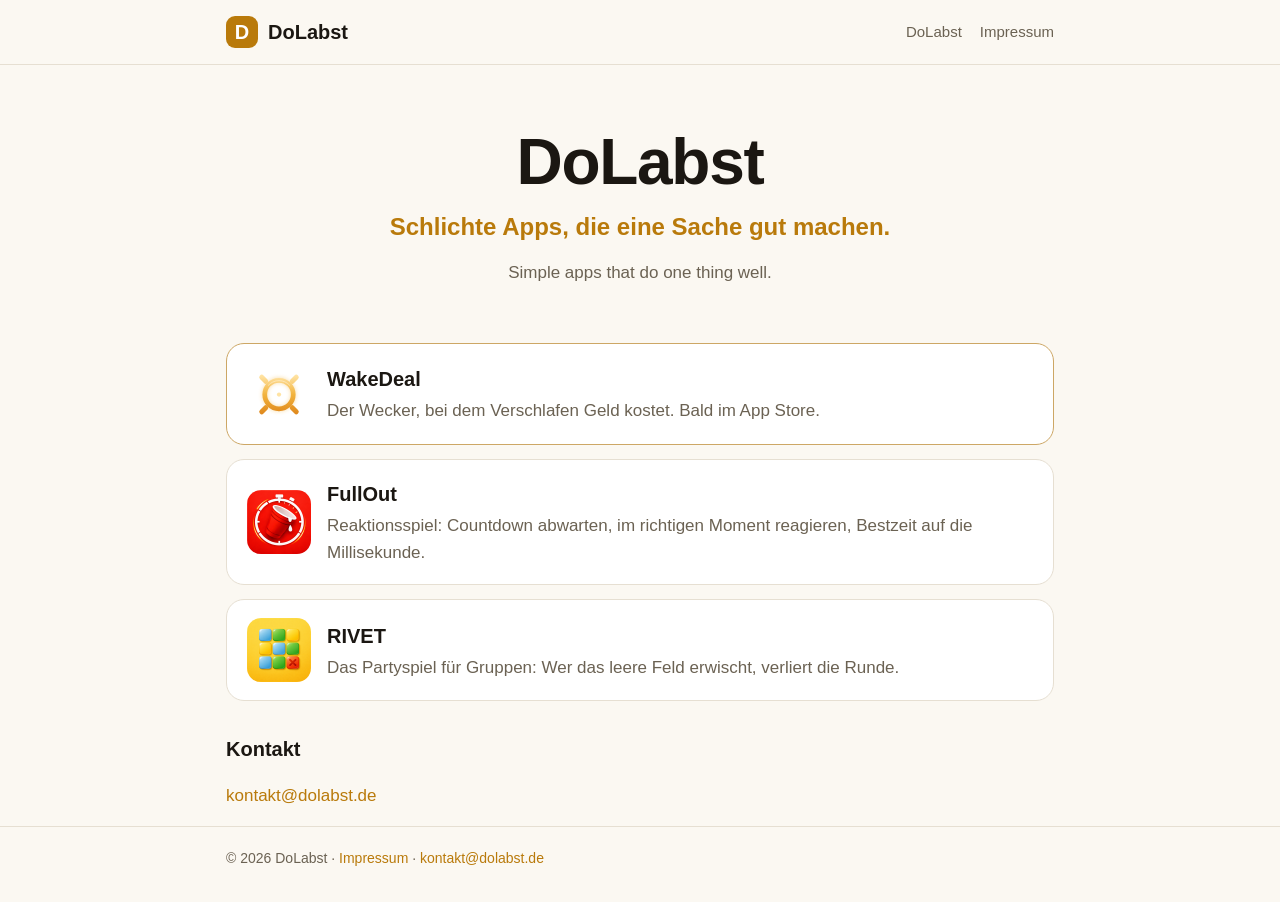
<file: index.html>
<!doctype html>
<html lang="de">
<head>
<meta charset="utf-8">
<meta name="viewport" content="width=device-width, initial-scale=1">
<title>DoLabst – Apps für iPhone</title>
<meta name="description" content="DoLabst entwickelt schlichte Apps für iPhone: WakeDeal, FullOut und RIVET.">
<meta name="color-scheme" content="dark light">
<style>:root{--grund:#0B0A09;--flaeche:#1A1714;--rand:#2E2922;--text:#F5EFE3;--leise:#B9AE9A;--akzent:#F2B33D;--akzent-text:#1A1206}
@media (prefers-color-scheme:light){:root{--grund:#FBF8F2;--flaeche:#FFFFFF;--rand:#E6DFD2;--text:#1B1712;--leise:#6B6253;--akzent:#B97A0B;--akzent-text:#FFFFFF}}
*{box-sizing:border-box}
html{-webkit-text-size-adjust:100%}
body{margin:0;background:var(--grund);color:var(--text);font:17px/1.6 -apple-system,BlinkMacSystemFont,"Segoe UI",Roboto,Helvetica,Arial,sans-serif}
a{color:var(--akzent);text-decoration:none}a:hover{text-decoration:underline}
.breite{max-width:860px;margin:0 auto;padding:0 16px}
.kopf{border-bottom:1px solid var(--rand)}
.kopf .breite{display:flex;align-items:center;justify-content:space-between;gap:16px;min-height:64px;flex-wrap:wrap}
.marke{display:flex;align-items:center;gap:10px;font-weight:700;font-size:20px;color:var(--text)}
.marke:hover{text-decoration:none}
.logo{display:inline-grid;place-items:center;width:32px;height:32px;border-radius:9px;background:var(--akzent);color:var(--akzent-text);font-weight:800}
nav{display:flex;gap:18px;font-size:15px}nav a{color:var(--leise)}
main{padding-top:24px;padding-bottom:48px}
.held{text-align:center;padding:48px 0 32px}
.held h1{font-size:clamp(40px,8vw,64px);line-height:1.05;letter-spacing:-.02em;margin:16px 0 12px}
.held .unter{color:var(--akzent);font-weight:600;font-size:clamp(19px,3.5vw,24px);margin:0}
.held .klein{color:var(--leise);margin-top:12px}
.symbol{filter:drop-shadow(0 0 40px rgba(242,179,61,.35))}
.karten,.schritte{display:grid;gap:14px;margin:8px 0 32px}
.karte{display:flex;gap:16px;align-items:center;background:var(--flaeche);border:1px solid var(--rand);border-radius:18px;padding:18px 20px;color:var(--text)}
a.karte:hover{text-decoration:none;border-color:var(--akzent)}
.karte.hervor{border-color:color-mix(in srgb,var(--akzent) 55%,var(--rand))}
.karte h2{margin:0 0 2px;font-size:20px}.karte p{margin:0;color:var(--leise)}
.nr{flex:none;display:grid;place-items:center;width:40px;height:40px;border-radius:50%;background:var(--akzent);color:var(--akzent-text);font-weight:800}
.links h2,.kontakt h2{font-size:20px;margin:28px 0 6px}
.text{overflow-wrap:anywhere}
.text h1{font-size:clamp(28px,6vw,38px);line-height:1.15;margin:8px 0 16px}
.text h2{font-size:22px;margin:36px 0 8px}.text h3{font-size:18px;margin:24px 0 6px}
.text ul{padding-left:22px}
.text hr{border:0;border-top:1px solid var(--rand);margin:40px 0}
.tabelle{overflow-x:auto;margin:12px 0}
table{border-collapse:collapse;width:100%;font-size:15px}
th,td{border:1px solid var(--rand);padding:8px 10px;text-align:left;vertical-align:top}
th{background:var(--flaeche)}
code{font-size:.92em;background:var(--flaeche);padding:1px 5px;border-radius:5px}
.fuss{border-top:1px solid var(--rand);color:var(--leise);font-size:14px;padding:20px 0 32px}
.app-symbol{border-radius:22%}
.kontakt.box{background:var(--flaeche);border:1px solid color-mix(in srgb,var(--akzent) 55%,var(--rand));border-radius:18px;padding:4px 20px 20px;margin:8px 0 24px;text-align:center}
.kontakt.box p{margin:6px 0;color:var(--leise)}
.knopf{display:inline-block;margin-top:8px;padding:10px 20px;border-radius:999px;background:var(--akzent);color:var(--akzent-text);font-weight:700;overflow-wrap:anywhere}.knopf:hover{text-decoration:none;opacity:.9}
</style>
</head>
<body>
<header class="kopf"><div class="breite"><a class="marke" href="/"><span class="logo">D</span>DoLabst</a><nav><a href="/">DoLabst</a><a href="/impressum/">Impressum</a></nav></div></header>
<main class="breite">

<section class="held">
  <h1>DoLabst</h1>
  <p class="unter">Schlichte Apps, die eine Sache gut machen.</p>
  <p class="klein">Simple apps that do one thing well.</p>
</section>
<section class="karten">
  <a class="karte hervor" href="/wakedeal/">
    <img src="/wakedeal/symbol.svg" alt="" width="64" height="64">
    <div><h2>WakeDeal</h2><p>Der Wecker, bei dem Verschlafen Geld kostet. Bald im App Store.</p></div>
  </a>
  <a class="karte" href="/fullout/">
    <img class="app-symbol" src="/fullout/symbol.png" alt="" width="64" height="64">
    <div><h2>FullOut</h2><p>Reaktionsspiel: Countdown abwarten, im richtigen Moment reagieren, Bestzeit auf die Millisekunde.</p></div>
  </a>
  <a class="karte" href="/rivet/">
    <img class="app-symbol" src="/rivet/symbol.png" alt="" width="64" height="64">
    <div><h2>RIVET</h2><p>Das Partyspiel für Gruppen: Wer das leere Feld erwischt, verliert die Runde.</p></div>
  </a>
</section>
<section class="kontakt"><h2>Kontakt</h2><p><a href="mailto:kontakt@dolabst.de">kontakt@dolabst.de</a></p></section>
</main>
<footer class="fuss"><div class="breite">© 2026 DoLabst · <a href="/impressum/">Impressum</a> · <a href="mailto:kontakt@dolabst.de">kontakt@dolabst.de</a></div></footer>
</body>
</html>
</file>
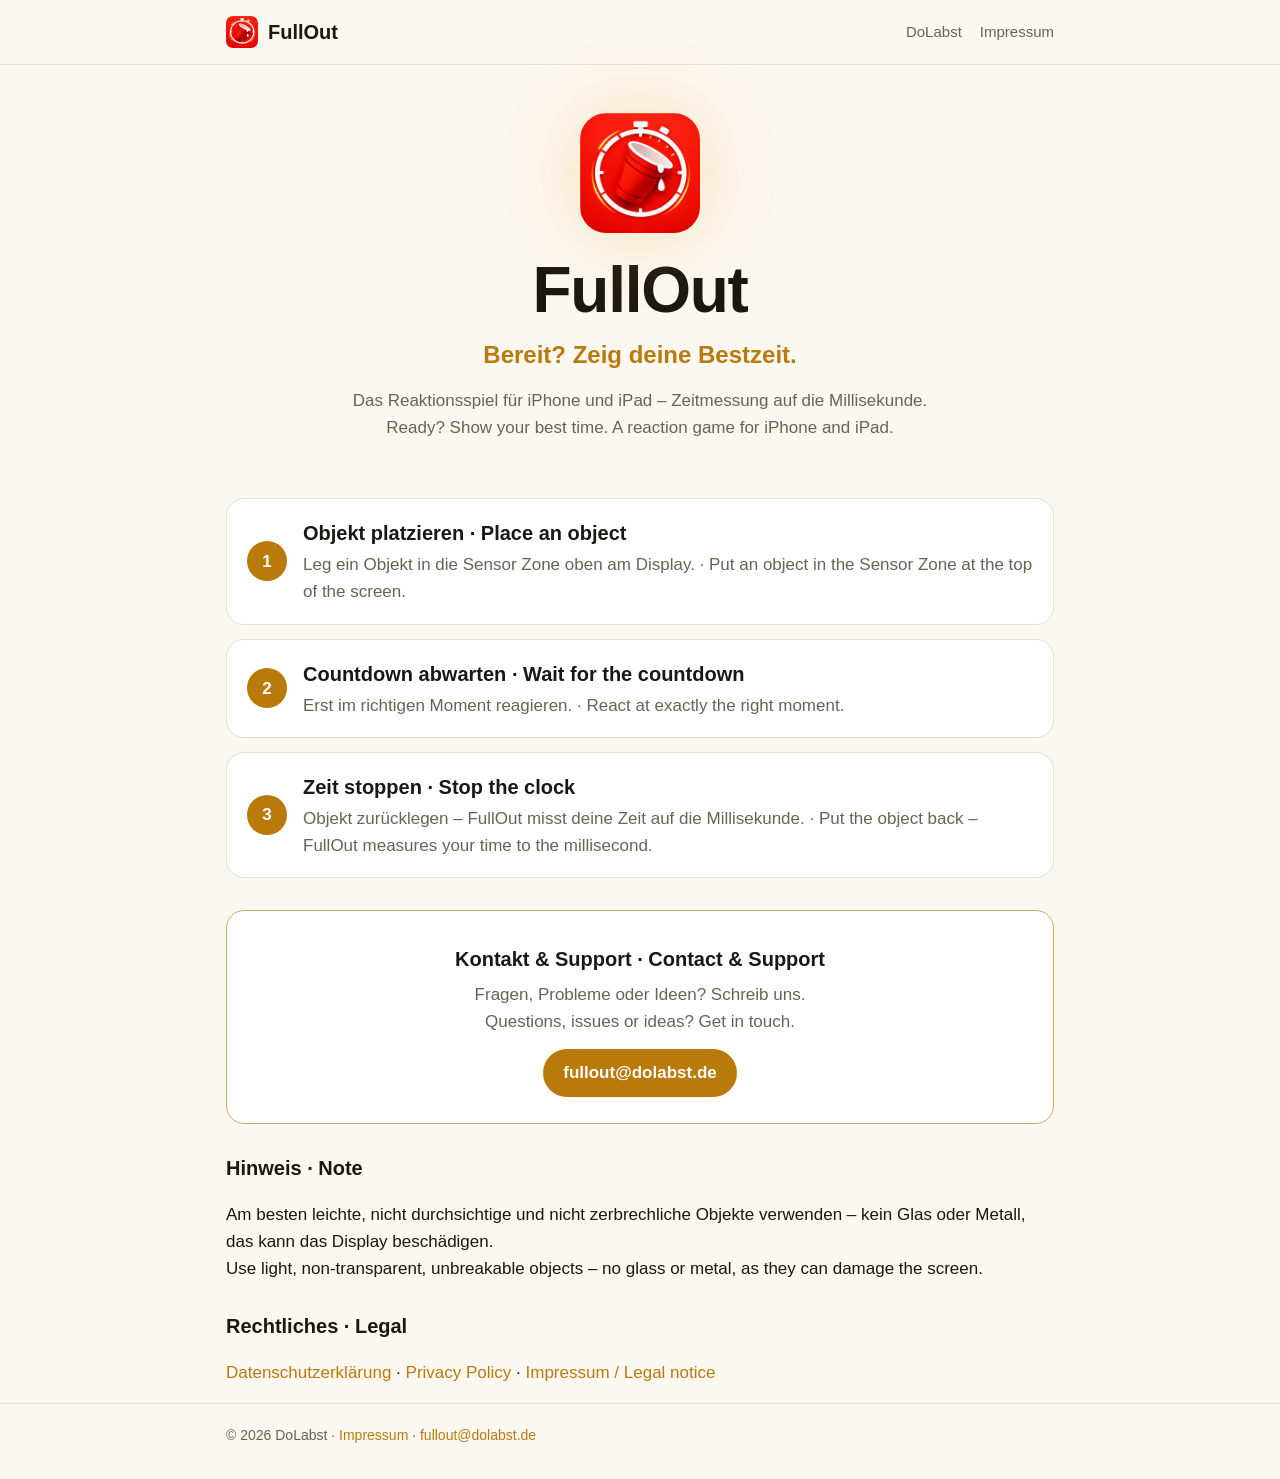
<file: fullout/index.html>
<!doctype html>
<html lang="de">
<head>
<meta charset="utf-8">
<meta name="viewport" content="width=device-width, initial-scale=1">
<title>FullOut – Show your best time</title>
<meta name="description" content="FullOut: Reaktionsspiel für iPhone und iPad. Countdown abwarten, im richtigen Moment reagieren, Bestzeit auf die Millisekunde.">
<meta name="color-scheme" content="dark light">
<style>:root{--grund:#0B0A09;--flaeche:#1A1714;--rand:#2E2922;--text:#F5EFE3;--leise:#B9AE9A;--akzent:#F2B33D;--akzent-text:#1A1206}
@media (prefers-color-scheme:light){:root{--grund:#FBF8F2;--flaeche:#FFFFFF;--rand:#E6DFD2;--text:#1B1712;--leise:#6B6253;--akzent:#B97A0B;--akzent-text:#FFFFFF}}
*{box-sizing:border-box}
html{-webkit-text-size-adjust:100%}
body{margin:0;background:var(--grund);color:var(--text);font:17px/1.6 -apple-system,BlinkMacSystemFont,"Segoe UI",Roboto,Helvetica,Arial,sans-serif}
a{color:var(--akzent);text-decoration:none}a:hover{text-decoration:underline}
.breite{max-width:860px;margin:0 auto;padding:0 16px}
.kopf{border-bottom:1px solid var(--rand)}
.kopf .breite{display:flex;align-items:center;justify-content:space-between;gap:16px;min-height:64px;flex-wrap:wrap}
.marke{display:flex;align-items:center;gap:10px;font-weight:700;font-size:20px;color:var(--text)}
.marke:hover{text-decoration:none}
.logo{display:inline-grid;place-items:center;width:32px;height:32px;border-radius:9px;background:var(--akzent);color:var(--akzent-text);font-weight:800}
nav{display:flex;gap:18px;font-size:15px}nav a{color:var(--leise)}
main{padding-top:24px;padding-bottom:48px}
.held{text-align:center;padding:48px 0 32px}
.held h1{font-size:clamp(40px,8vw,64px);line-height:1.05;letter-spacing:-.02em;margin:16px 0 12px}
.held .unter{color:var(--akzent);font-weight:600;font-size:clamp(19px,3.5vw,24px);margin:0}
.held .klein{color:var(--leise);margin-top:12px}
.symbol{filter:drop-shadow(0 0 40px rgba(242,179,61,.35))}
.karten,.schritte{display:grid;gap:14px;margin:8px 0 32px}
.karte{display:flex;gap:16px;align-items:center;background:var(--flaeche);border:1px solid var(--rand);border-radius:18px;padding:18px 20px;color:var(--text)}
a.karte:hover{text-decoration:none;border-color:var(--akzent)}
.karte.hervor{border-color:color-mix(in srgb,var(--akzent) 55%,var(--rand))}
.karte h2{margin:0 0 2px;font-size:20px}.karte p{margin:0;color:var(--leise)}
.nr{flex:none;display:grid;place-items:center;width:40px;height:40px;border-radius:50%;background:var(--akzent);color:var(--akzent-text);font-weight:800}
.links h2,.kontakt h2{font-size:20px;margin:28px 0 6px}
.text{overflow-wrap:anywhere}
.text h1{font-size:clamp(28px,6vw,38px);line-height:1.15;margin:8px 0 16px}
.text h2{font-size:22px;margin:36px 0 8px}.text h3{font-size:18px;margin:24px 0 6px}
.text ul{padding-left:22px}
.text hr{border:0;border-top:1px solid var(--rand);margin:40px 0}
.tabelle{overflow-x:auto;margin:12px 0}
table{border-collapse:collapse;width:100%;font-size:15px}
th,td{border:1px solid var(--rand);padding:8px 10px;text-align:left;vertical-align:top}
th{background:var(--flaeche)}
code{font-size:.92em;background:var(--flaeche);padding:1px 5px;border-radius:5px}
.fuss{border-top:1px solid var(--rand);color:var(--leise);font-size:14px;padding:20px 0 32px}
.app-symbol{border-radius:22%}
.kontakt.box{background:var(--flaeche);border:1px solid color-mix(in srgb,var(--akzent) 55%,var(--rand));border-radius:18px;padding:4px 20px 20px;margin:8px 0 24px;text-align:center}
.kontakt.box p{margin:6px 0;color:var(--leise)}
.knopf{display:inline-block;margin-top:8px;padding:10px 20px;border-radius:999px;background:var(--akzent);color:var(--akzent-text);font-weight:700;overflow-wrap:anywhere}.knopf:hover{text-decoration:none;opacity:.9}
</style>
</head>
<body>
<header class="kopf"><div class="breite"><a class="marke" href="/fullout/"><img class="app-symbol" src="/fullout/symbol.png" alt="" width="32" height="32">FullOut</a><nav><a href="/">DoLabst</a><a href="/impressum/">Impressum</a></nav></div></header>
<main class="breite">

<section class="held">
  <img class="symbol app-symbol" src="/fullout/symbol.png" alt="" width="120" height="120">
  <h1>FullOut</h1>
  <p class="unter">Bereit? Zeig deine Bestzeit.</p>
  <p class="klein">Das Reaktionsspiel für iPhone und iPad – Zeitmessung auf die Millisekunde.<br>Ready? Show your best time. A reaction game for iPhone and iPad.</p>
</section>
<section class="schritte">
  <div class="karte"><span class="nr">1</span><div><h2>Objekt platzieren · Place an object</h2><p>Leg ein Objekt in die Sensor Zone oben am Display. · Put an object in the Sensor Zone at the top of the screen.</p></div></div>
  <div class="karte"><span class="nr">2</span><div><h2>Countdown abwarten · Wait for the countdown</h2><p>Erst im richtigen Moment reagieren. · React at exactly the right moment.</p></div></div>
  <div class="karte"><span class="nr">3</span><div><h2>Zeit stoppen · Stop the clock</h2><p>Objekt zurücklegen – FullOut misst deine Zeit auf die Millisekunde. · Put the object back – FullOut measures your time to the millisecond.</p></div></div>
</section>
<section class="kontakt box">
  <h2>Kontakt &amp; Support · Contact &amp; Support</h2>
  <p>Fragen, Probleme oder Ideen? Schreib uns.<br>Questions, issues or ideas? Get in touch.</p>
  <p><a class="knopf" href="mailto:fullout@dolabst.de?subject=FullOut">fullout@dolabst.de</a></p>
</section>
<section class="links">
  <h2>Hinweis · Note</h2>
  <p>Am besten leichte, nicht durchsichtige und nicht zerbrechliche Objekte verwenden – kein Glas oder Metall, das kann das Display beschädigen.<br>
  Use light, non-transparent, unbreakable objects – no glass or metal, as they can damage the screen.</p>
  <h2>Rechtliches · Legal</h2>
  <p><a href="/fullout/datenschutz/">Datenschutzerklärung</a> · <a href="/fullout/privacy/">Privacy Policy</a> · <a href="/impressum/">Impressum / Legal notice</a></p>
</section>
</main>
<footer class="fuss"><div class="breite">© 2026 DoLabst · <a href="/impressum/">Impressum</a> · <a href="mailto:fullout@dolabst.de">fullout@dolabst.de</a></div></footer>
</body>
</html>
</file>
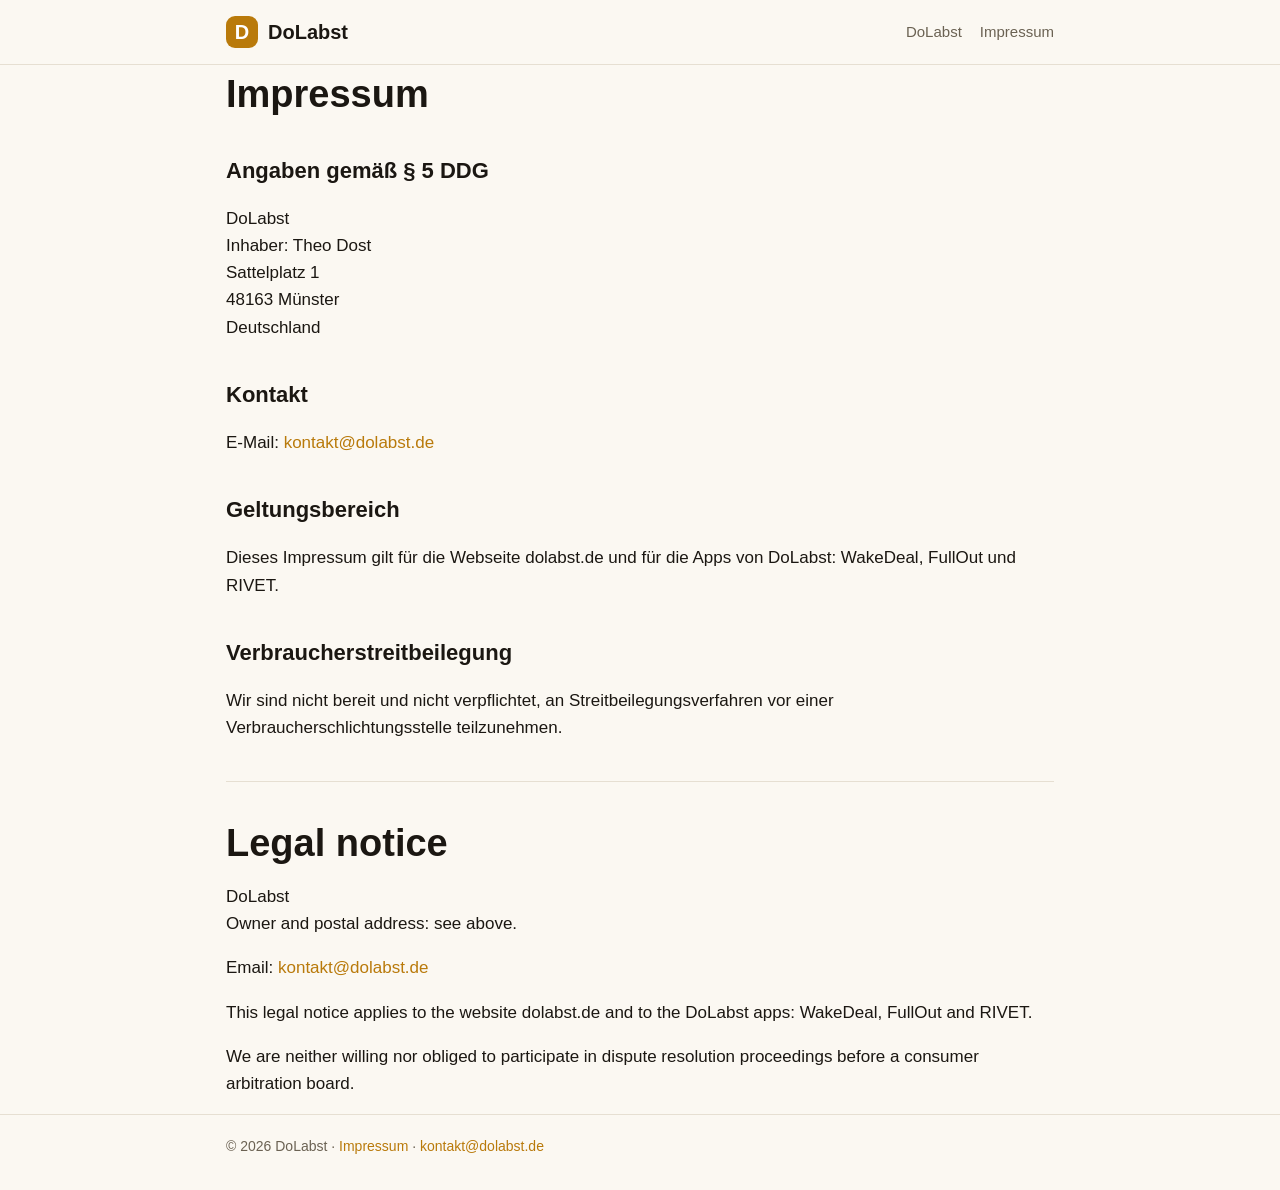
<file: impressum/index.html>
<!doctype html>
<html lang="de">
<head>
<meta charset="utf-8">
<meta name="viewport" content="width=device-width, initial-scale=1">
<title>Impressum / Legal notice</title>
<meta name="description" content="Impressum / Legal notice">
<meta name="color-scheme" content="dark light"><meta name="robots" content="noindex">
<style>:root{--grund:#0B0A09;--flaeche:#1A1714;--rand:#2E2922;--text:#F5EFE3;--leise:#B9AE9A;--akzent:#F2B33D;--akzent-text:#1A1206}
@media (prefers-color-scheme:light){:root{--grund:#FBF8F2;--flaeche:#FFFFFF;--rand:#E6DFD2;--text:#1B1712;--leise:#6B6253;--akzent:#B97A0B;--akzent-text:#FFFFFF}}
*{box-sizing:border-box}
html{-webkit-text-size-adjust:100%}
body{margin:0;background:var(--grund);color:var(--text);font:17px/1.6 -apple-system,BlinkMacSystemFont,"Segoe UI",Roboto,Helvetica,Arial,sans-serif}
a{color:var(--akzent);text-decoration:none}a:hover{text-decoration:underline}
.breite{max-width:860px;margin:0 auto;padding:0 16px}
.kopf{border-bottom:1px solid var(--rand)}
.kopf .breite{display:flex;align-items:center;justify-content:space-between;gap:16px;min-height:64px;flex-wrap:wrap}
.marke{display:flex;align-items:center;gap:10px;font-weight:700;font-size:20px;color:var(--text)}
.marke:hover{text-decoration:none}
.logo{display:inline-grid;place-items:center;width:32px;height:32px;border-radius:9px;background:var(--akzent);color:var(--akzent-text);font-weight:800}
nav{display:flex;gap:18px;font-size:15px}nav a{color:var(--leise)}
main{padding-top:24px;padding-bottom:48px}
.held{text-align:center;padding:48px 0 32px}
.held h1{font-size:clamp(40px,8vw,64px);line-height:1.05;letter-spacing:-.02em;margin:16px 0 12px}
.held .unter{color:var(--akzent);font-weight:600;font-size:clamp(19px,3.5vw,24px);margin:0}
.held .klein{color:var(--leise);margin-top:12px}
.symbol{filter:drop-shadow(0 0 40px rgba(242,179,61,.35))}
.karten,.schritte{display:grid;gap:14px;margin:8px 0 32px}
.karte{display:flex;gap:16px;align-items:center;background:var(--flaeche);border:1px solid var(--rand);border-radius:18px;padding:18px 20px;color:var(--text)}
a.karte:hover{text-decoration:none;border-color:var(--akzent)}
.karte.hervor{border-color:color-mix(in srgb,var(--akzent) 55%,var(--rand))}
.karte h2{margin:0 0 2px;font-size:20px}.karte p{margin:0;color:var(--leise)}
.nr{flex:none;display:grid;place-items:center;width:40px;height:40px;border-radius:50%;background:var(--akzent);color:var(--akzent-text);font-weight:800}
.links h2,.kontakt h2{font-size:20px;margin:28px 0 6px}
.text{overflow-wrap:anywhere}
.text h1{font-size:clamp(28px,6vw,38px);line-height:1.15;margin:8px 0 16px}
.text h2{font-size:22px;margin:36px 0 8px}.text h3{font-size:18px;margin:24px 0 6px}
.text ul{padding-left:22px}
.text hr{border:0;border-top:1px solid var(--rand);margin:40px 0}
.tabelle{overflow-x:auto;margin:12px 0}
table{border-collapse:collapse;width:100%;font-size:15px}
th,td{border:1px solid var(--rand);padding:8px 10px;text-align:left;vertical-align:top}
th{background:var(--flaeche)}
code{font-size:.92em;background:var(--flaeche);padding:1px 5px;border-radius:5px}
.fuss{border-top:1px solid var(--rand);color:var(--leise);font-size:14px;padding:20px 0 32px}
.app-symbol{border-radius:22%}
.kontakt.box{background:var(--flaeche);border:1px solid color-mix(in srgb,var(--akzent) 55%,var(--rand));border-radius:18px;padding:4px 20px 20px;margin:8px 0 24px;text-align:center}
.kontakt.box p{margin:6px 0;color:var(--leise)}
.knopf{display:inline-block;margin-top:8px;padding:10px 20px;border-radius:999px;background:var(--akzent);color:var(--akzent-text);font-weight:700;overflow-wrap:anywhere}.knopf:hover{text-decoration:none;opacity:.9}
</style>
</head>
<body>
<header class="kopf"><div class="breite"><a class="marke" href="/"><span class="logo">D</span>DoLabst</a><nav><a href="/">DoLabst</a><a href="/impressum/">Impressum</a></nav></div></header>
<main class="breite">
<article class="text">
<h1>Impressum</h1>
<h2>Angaben gemäß § 5 DDG</h2>
<p>DoLabst<br>
Inhaber: Theo Dost<br>
Sattelplatz 1<br>
48163 Münster<br>
Deutschland</p>
<h2>Kontakt</h2>
<p>E-Mail: <a href="mailto:kontakt@dolabst.de">kontakt@dolabst.de</a></p>
<h2>Geltungsbereich</h2>
<p>Dieses Impressum gilt für die Webseite dolabst.de und für die Apps von DoLabst: WakeDeal, FullOut und RIVET.</p>
<h2>Verbraucherstreitbeilegung</h2>
<p>Wir sind nicht bereit und nicht verpflichtet, an Streitbeilegungsverfahren vor einer Verbraucherschlichtungsstelle teilzunehmen.</p>
<hr>
<h1>Legal notice</h1>
<p>DoLabst<br>
Owner and postal address: see above.</p>
<p>Email: <a href="mailto:kontakt@dolabst.de">kontakt@dolabst.de</a></p>
<p>This legal notice applies to the website dolabst.de and to the DoLabst apps: WakeDeal, FullOut and RIVET.</p>
<p>We are neither willing nor obliged to participate in dispute resolution proceedings before a consumer arbitration board.</p>
</article>
</main>
<footer class="fuss"><div class="breite">© 2026 DoLabst · <a href="/impressum/">Impressum</a> · <a href="mailto:kontakt@dolabst.de">kontakt@dolabst.de</a></div></footer>
</body>
</html>
</file>
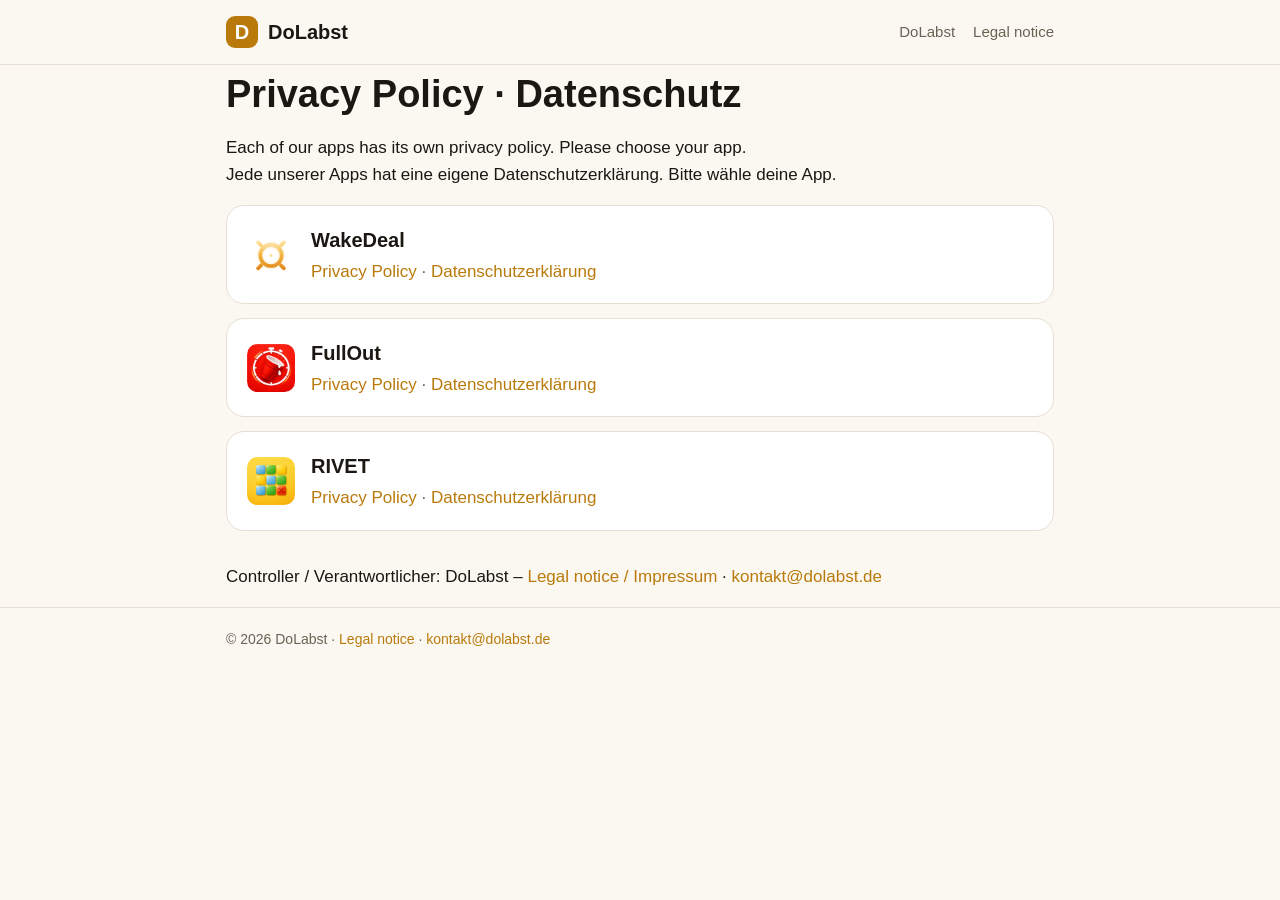
<file: privacy/index.html>
<!doctype html>
<html lang="en">
<head>
<meta charset="utf-8">
<meta name="viewport" content="width=device-width, initial-scale=1">
<title>Privacy Policy / Datenschutz – DoLabst</title>
<meta name="description" content="Privacy policies for all DoLabst apps. · Datenschutzerklärungen aller Apps von DoLabst.">
<meta name="color-scheme" content="dark light">
<style>:root{--grund:#0B0A09;--flaeche:#1A1714;--rand:#2E2922;--text:#F5EFE3;--leise:#B9AE9A;--akzent:#F2B33D;--akzent-text:#1A1206}
@media (prefers-color-scheme:light){:root{--grund:#FBF8F2;--flaeche:#FFFFFF;--rand:#E6DFD2;--text:#1B1712;--leise:#6B6253;--akzent:#B97A0B;--akzent-text:#FFFFFF}}
*{box-sizing:border-box}
html{-webkit-text-size-adjust:100%}
body{margin:0;background:var(--grund);color:var(--text);font:17px/1.6 -apple-system,BlinkMacSystemFont,"Segoe UI",Roboto,Helvetica,Arial,sans-serif}
a{color:var(--akzent);text-decoration:none}a:hover{text-decoration:underline}
.breite{max-width:860px;margin:0 auto;padding:0 16px}
.kopf{border-bottom:1px solid var(--rand)}
.kopf .breite{display:flex;align-items:center;justify-content:space-between;gap:16px;min-height:64px;flex-wrap:wrap}
.marke{display:flex;align-items:center;gap:10px;font-weight:700;font-size:20px;color:var(--text)}
.marke:hover{text-decoration:none}
.logo{display:inline-grid;place-items:center;width:32px;height:32px;border-radius:9px;background:var(--akzent);color:var(--akzent-text);font-weight:800}
nav{display:flex;gap:18px;font-size:15px}nav a{color:var(--leise)}
main{padding-top:24px;padding-bottom:48px}
.held{text-align:center;padding:48px 0 32px}
.held h1{font-size:clamp(40px,8vw,64px);line-height:1.05;letter-spacing:-.02em;margin:16px 0 12px}
.held .unter{color:var(--akzent);font-weight:600;font-size:clamp(19px,3.5vw,24px);margin:0}
.held .klein{color:var(--leise);margin-top:12px}
.symbol{filter:drop-shadow(0 0 40px rgba(242,179,61,.35))}
.karten,.schritte{display:grid;gap:14px;margin:8px 0 32px}
.karte{display:flex;gap:16px;align-items:center;background:var(--flaeche);border:1px solid var(--rand);border-radius:18px;padding:18px 20px;color:var(--text)}
a.karte:hover{text-decoration:none;border-color:var(--akzent)}
.karte.hervor{border-color:color-mix(in srgb,var(--akzent) 55%,var(--rand))}
.karte h2{margin:0 0 2px;font-size:20px}.karte p{margin:0;color:var(--leise)}
.nr{flex:none;display:grid;place-items:center;width:40px;height:40px;border-radius:50%;background:var(--akzent);color:var(--akzent-text);font-weight:800}
.links h2,.kontakt h2{font-size:20px;margin:28px 0 6px}
.text{overflow-wrap:anywhere}
.text h1{font-size:clamp(28px,6vw,38px);line-height:1.15;margin:8px 0 16px}
.text h2{font-size:22px;margin:36px 0 8px}.text h3{font-size:18px;margin:24px 0 6px}
.text ul{padding-left:22px}
.text hr{border:0;border-top:1px solid var(--rand);margin:40px 0}
.tabelle{overflow-x:auto;margin:12px 0}
table{border-collapse:collapse;width:100%;font-size:15px}
th,td{border:1px solid var(--rand);padding:8px 10px;text-align:left;vertical-align:top}
th{background:var(--flaeche)}
code{font-size:.92em;background:var(--flaeche);padding:1px 5px;border-radius:5px}
.fuss{border-top:1px solid var(--rand);color:var(--leise);font-size:14px;padding:20px 0 32px}
.app-symbol{border-radius:22%}
.kontakt.box{background:var(--flaeche);border:1px solid color-mix(in srgb,var(--akzent) 55%,var(--rand));border-radius:18px;padding:4px 20px 20px;margin:8px 0 24px;text-align:center}
.kontakt.box p{margin:6px 0;color:var(--leise)}
.knopf{display:inline-block;margin-top:8px;padding:10px 20px;border-radius:999px;background:var(--akzent);color:var(--akzent-text);font-weight:700;overflow-wrap:anywhere}.knopf:hover{text-decoration:none;opacity:.9}
</style>
</head>
<body>
<header class="kopf"><div class="breite"><a class="marke" href="/"><span class="logo">D</span>DoLabst</a><nav><a href="/">DoLabst</a><a href="/impressum/">Legal notice</a></nav></div></header>
<main class="breite">

<article class="text">
<h1>Privacy Policy · Datenschutz</h1>
<p>Each of our apps has its own privacy policy. Please choose your app.<br>
Jede unserer Apps hat eine eigene Datenschutzerklärung. Bitte wähle deine App.</p>
</article>
<section class="karten">
  <div class="karte">
    <img src="/wakedeal/symbol.svg" alt="" width="48" height="48">
    <div><h2>WakeDeal</h2><p><a href="/wakedeal/privacy/">Privacy Policy</a> · <a href="/wakedeal/datenschutz/">Datenschutzerklärung</a></p></div>
  </div>
  <div class="karte">
    <img class="app-symbol" src="/fullout/symbol.png" alt="" width="48" height="48">
    <div><h2>FullOut</h2><p><a href="/fullout/privacy/">Privacy Policy</a> · <a href="/fullout/datenschutz/">Datenschutzerklärung</a></p></div>
  </div>
  <div class="karte">
    <img class="app-symbol" src="/rivet/symbol.png" alt="" width="48" height="48">
    <div><h2>RIVET</h2><p><a href="/rivet/privacy/">Privacy Policy</a> · <a href="/rivet/datenschutz/">Datenschutzerklärung</a></p></div>
  </div>
</section>
<p class="klein">Controller / Verantwortlicher: DoLabst – <a href="/impressum/">Legal notice / Impressum</a> · <a href="mailto:kontakt@dolabst.de">kontakt@dolabst.de</a></p>
</main>
<footer class="fuss"><div class="breite">© 2026 DoLabst · <a href="/impressum/">Legal notice</a> · <a href="mailto:kontakt@dolabst.de">kontakt@dolabst.de</a></div></footer>
</body>
</html>
</file>
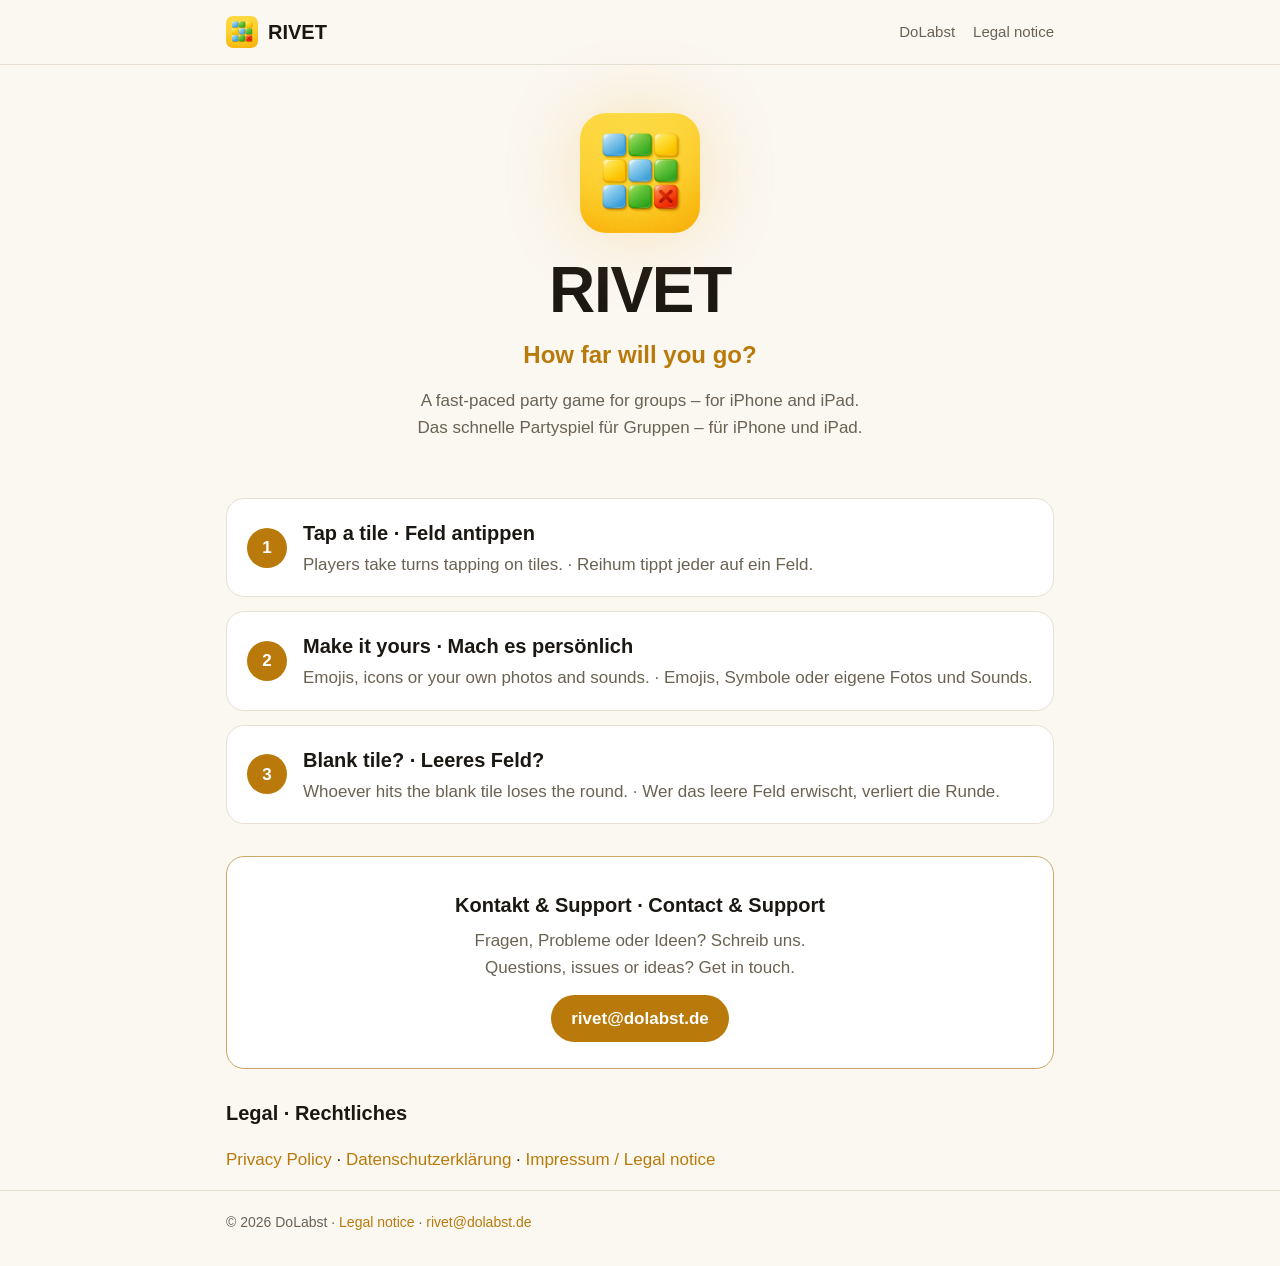
<file: rivet/index.html>
<!doctype html>
<html lang="en">
<head>
<meta charset="utf-8">
<meta name="viewport" content="width=device-width, initial-scale=1">
<title>RIVET – Game of Chance</title>
<meta name="description" content="RIVET: a fast-paced party game for groups. Whoever hits the blank tile loses the round.">
<meta name="color-scheme" content="dark light">
<style>:root{--grund:#0B0A09;--flaeche:#1A1714;--rand:#2E2922;--text:#F5EFE3;--leise:#B9AE9A;--akzent:#F2B33D;--akzent-text:#1A1206}
@media (prefers-color-scheme:light){:root{--grund:#FBF8F2;--flaeche:#FFFFFF;--rand:#E6DFD2;--text:#1B1712;--leise:#6B6253;--akzent:#B97A0B;--akzent-text:#FFFFFF}}
*{box-sizing:border-box}
html{-webkit-text-size-adjust:100%}
body{margin:0;background:var(--grund);color:var(--text);font:17px/1.6 -apple-system,BlinkMacSystemFont,"Segoe UI",Roboto,Helvetica,Arial,sans-serif}
a{color:var(--akzent);text-decoration:none}a:hover{text-decoration:underline}
.breite{max-width:860px;margin:0 auto;padding:0 16px}
.kopf{border-bottom:1px solid var(--rand)}
.kopf .breite{display:flex;align-items:center;justify-content:space-between;gap:16px;min-height:64px;flex-wrap:wrap}
.marke{display:flex;align-items:center;gap:10px;font-weight:700;font-size:20px;color:var(--text)}
.marke:hover{text-decoration:none}
.logo{display:inline-grid;place-items:center;width:32px;height:32px;border-radius:9px;background:var(--akzent);color:var(--akzent-text);font-weight:800}
nav{display:flex;gap:18px;font-size:15px}nav a{color:var(--leise)}
main{padding-top:24px;padding-bottom:48px}
.held{text-align:center;padding:48px 0 32px}
.held h1{font-size:clamp(40px,8vw,64px);line-height:1.05;letter-spacing:-.02em;margin:16px 0 12px}
.held .unter{color:var(--akzent);font-weight:600;font-size:clamp(19px,3.5vw,24px);margin:0}
.held .klein{color:var(--leise);margin-top:12px}
.symbol{filter:drop-shadow(0 0 40px rgba(242,179,61,.35))}
.karten,.schritte{display:grid;gap:14px;margin:8px 0 32px}
.karte{display:flex;gap:16px;align-items:center;background:var(--flaeche);border:1px solid var(--rand);border-radius:18px;padding:18px 20px;color:var(--text)}
a.karte:hover{text-decoration:none;border-color:var(--akzent)}
.karte.hervor{border-color:color-mix(in srgb,var(--akzent) 55%,var(--rand))}
.karte h2{margin:0 0 2px;font-size:20px}.karte p{margin:0;color:var(--leise)}
.nr{flex:none;display:grid;place-items:center;width:40px;height:40px;border-radius:50%;background:var(--akzent);color:var(--akzent-text);font-weight:800}
.links h2,.kontakt h2{font-size:20px;margin:28px 0 6px}
.text{overflow-wrap:anywhere}
.text h1{font-size:clamp(28px,6vw,38px);line-height:1.15;margin:8px 0 16px}
.text h2{font-size:22px;margin:36px 0 8px}.text h3{font-size:18px;margin:24px 0 6px}
.text ul{padding-left:22px}
.text hr{border:0;border-top:1px solid var(--rand);margin:40px 0}
.tabelle{overflow-x:auto;margin:12px 0}
table{border-collapse:collapse;width:100%;font-size:15px}
th,td{border:1px solid var(--rand);padding:8px 10px;text-align:left;vertical-align:top}
th{background:var(--flaeche)}
code{font-size:.92em;background:var(--flaeche);padding:1px 5px;border-radius:5px}
.fuss{border-top:1px solid var(--rand);color:var(--leise);font-size:14px;padding:20px 0 32px}
.app-symbol{border-radius:22%}
.kontakt.box{background:var(--flaeche);border:1px solid color-mix(in srgb,var(--akzent) 55%,var(--rand));border-radius:18px;padding:4px 20px 20px;margin:8px 0 24px;text-align:center}
.kontakt.box p{margin:6px 0;color:var(--leise)}
.knopf{display:inline-block;margin-top:8px;padding:10px 20px;border-radius:999px;background:var(--akzent);color:var(--akzent-text);font-weight:700;overflow-wrap:anywhere}.knopf:hover{text-decoration:none;opacity:.9}
</style>
</head>
<body>
<header class="kopf"><div class="breite"><a class="marke" href="/rivet/"><img class="app-symbol" src="/rivet/symbol.png" alt="" width="32" height="32">RIVET</a><nav><a href="/">DoLabst</a><a href="/impressum/">Legal notice</a></nav></div></header>
<main class="breite">

<section class="held">
  <img class="symbol app-symbol" src="/rivet/symbol.png" alt="" width="120" height="120">
  <h1>RIVET</h1>
  <p class="unter">How far will you go?</p>
  <p class="klein">A fast-paced party game for groups – for iPhone and iPad.<br>Das schnelle Partyspiel für Gruppen – für iPhone und iPad.</p>
</section>
<section class="schritte">
  <div class="karte"><span class="nr">1</span><div><h2>Tap a tile · Feld antippen</h2><p>Players take turns tapping on tiles. · Reihum tippt jeder auf ein Feld.</p></div></div>
  <div class="karte"><span class="nr">2</span><div><h2>Make it yours · Mach es persönlich</h2><p>Emojis, icons or your own photos and sounds. · Emojis, Symbole oder eigene Fotos und Sounds.</p></div></div>
  <div class="karte"><span class="nr">3</span><div><h2>Blank tile? · Leeres Feld?</h2><p>Whoever hits the blank tile loses the round. · Wer das leere Feld erwischt, verliert die Runde.</p></div></div>
</section>
<section class="kontakt box">
  <h2>Kontakt &amp; Support · Contact &amp; Support</h2>
  <p>Fragen, Probleme oder Ideen? Schreib uns.<br>Questions, issues or ideas? Get in touch.</p>
  <p><a class="knopf" href="mailto:rivet@dolabst.de?subject=RIVET">rivet@dolabst.de</a></p>
</section>
<section class="links">
  <h2>Legal · Rechtliches</h2>
  <p><a href="/rivet/privacy/">Privacy Policy</a> · <a href="/rivet/datenschutz/">Datenschutzerklärung</a> · <a href="/impressum/">Impressum / Legal notice</a></p>
</section>
</main>
<footer class="fuss"><div class="breite">© 2026 DoLabst · <a href="/impressum/">Legal notice</a> · <a href="mailto:rivet@dolabst.de">rivet@dolabst.de</a></div></footer>
</body>
</html>
</file>
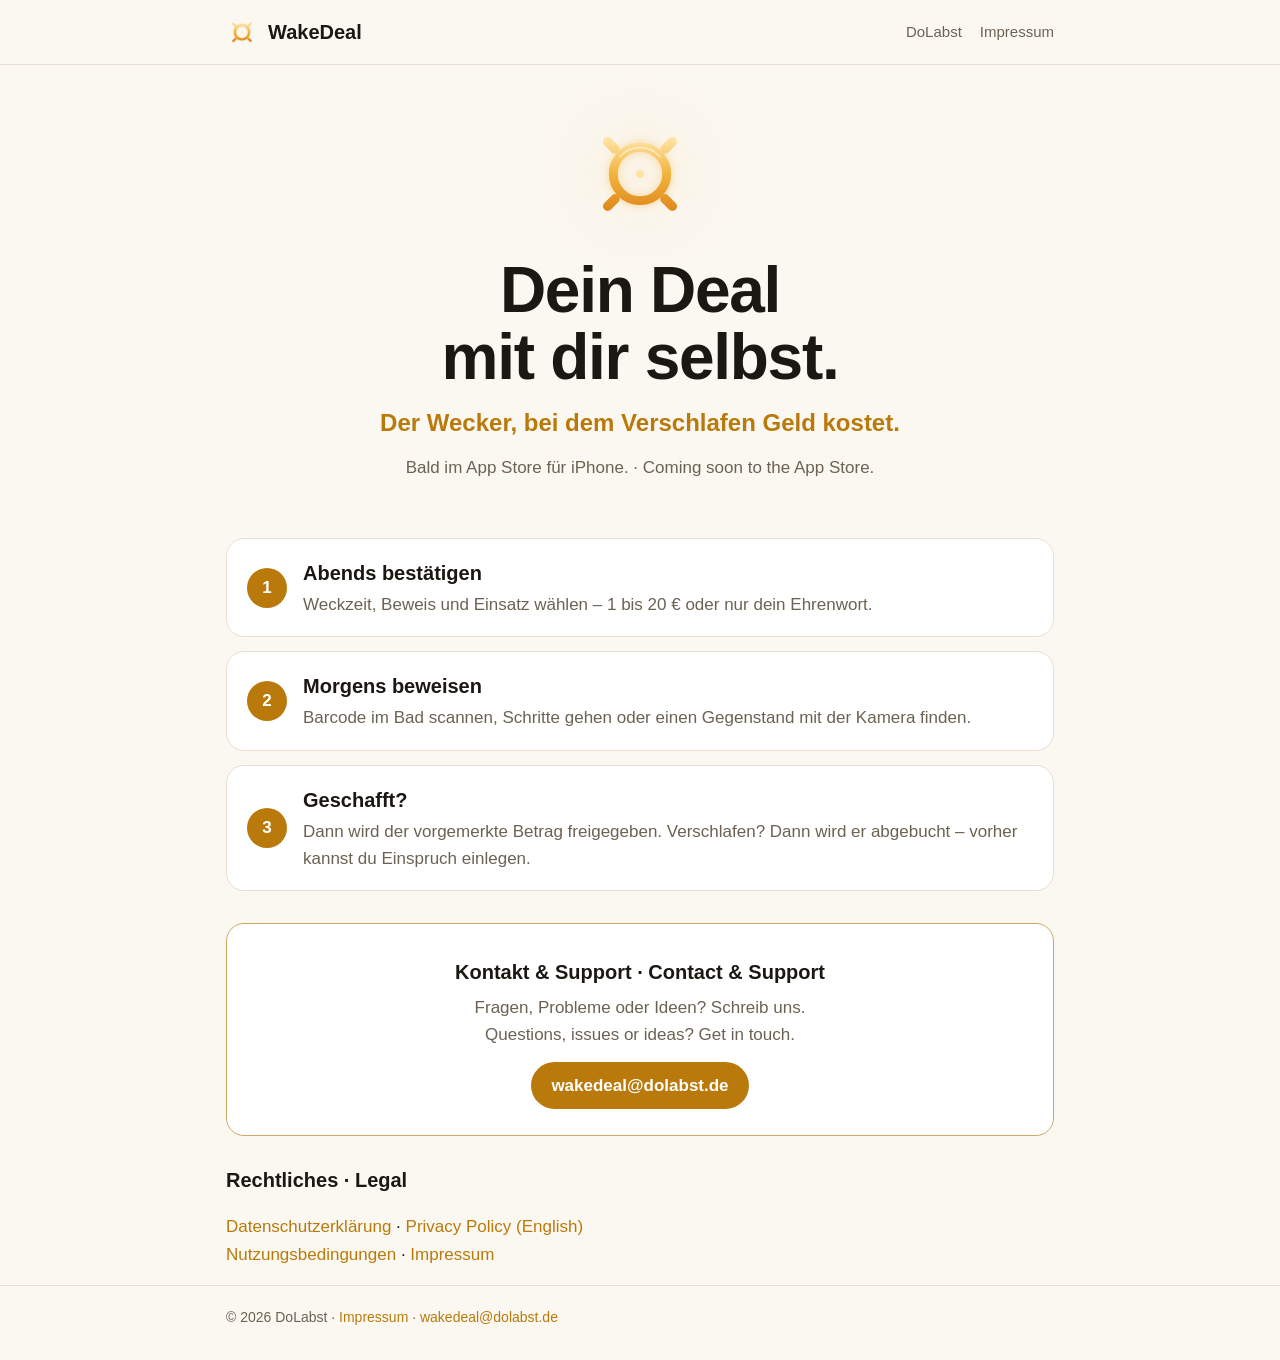
<file: wakedeal/index.html>
<!doctype html>
<html lang="de">
<head>
<meta charset="utf-8">
<meta name="viewport" content="width=device-width, initial-scale=1">
<title>WakeDeal – Dein Deal mit dir selbst</title>
<meta name="description" content="WakeDeal: Der Wecker, bei dem Verschlafen Geld kostet. Aufstehen mit Beweis – Barcode, Schritte oder Foto.">
<meta name="color-scheme" content="dark light">
<style>:root{--grund:#0B0A09;--flaeche:#1A1714;--rand:#2E2922;--text:#F5EFE3;--leise:#B9AE9A;--akzent:#F2B33D;--akzent-text:#1A1206}
@media (prefers-color-scheme:light){:root{--grund:#FBF8F2;--flaeche:#FFFFFF;--rand:#E6DFD2;--text:#1B1712;--leise:#6B6253;--akzent:#B97A0B;--akzent-text:#FFFFFF}}
*{box-sizing:border-box}
html{-webkit-text-size-adjust:100%}
body{margin:0;background:var(--grund);color:var(--text);font:17px/1.6 -apple-system,BlinkMacSystemFont,"Segoe UI",Roboto,Helvetica,Arial,sans-serif}
a{color:var(--akzent);text-decoration:none}a:hover{text-decoration:underline}
.breite{max-width:860px;margin:0 auto;padding:0 16px}
.kopf{border-bottom:1px solid var(--rand)}
.kopf .breite{display:flex;align-items:center;justify-content:space-between;gap:16px;min-height:64px;flex-wrap:wrap}
.marke{display:flex;align-items:center;gap:10px;font-weight:700;font-size:20px;color:var(--text)}
.marke:hover{text-decoration:none}
.logo{display:inline-grid;place-items:center;width:32px;height:32px;border-radius:9px;background:var(--akzent);color:var(--akzent-text);font-weight:800}
nav{display:flex;gap:18px;font-size:15px}nav a{color:var(--leise)}
main{padding-top:24px;padding-bottom:48px}
.held{text-align:center;padding:48px 0 32px}
.held h1{font-size:clamp(40px,8vw,64px);line-height:1.05;letter-spacing:-.02em;margin:16px 0 12px}
.held .unter{color:var(--akzent);font-weight:600;font-size:clamp(19px,3.5vw,24px);margin:0}
.held .klein{color:var(--leise);margin-top:12px}
.symbol{filter:drop-shadow(0 0 40px rgba(242,179,61,.35))}
.karten,.schritte{display:grid;gap:14px;margin:8px 0 32px}
.karte{display:flex;gap:16px;align-items:center;background:var(--flaeche);border:1px solid var(--rand);border-radius:18px;padding:18px 20px;color:var(--text)}
a.karte:hover{text-decoration:none;border-color:var(--akzent)}
.karte.hervor{border-color:color-mix(in srgb,var(--akzent) 55%,var(--rand))}
.karte h2{margin:0 0 2px;font-size:20px}.karte p{margin:0;color:var(--leise)}
.nr{flex:none;display:grid;place-items:center;width:40px;height:40px;border-radius:50%;background:var(--akzent);color:var(--akzent-text);font-weight:800}
.links h2,.kontakt h2{font-size:20px;margin:28px 0 6px}
.text{overflow-wrap:anywhere}
.text h1{font-size:clamp(28px,6vw,38px);line-height:1.15;margin:8px 0 16px}
.text h2{font-size:22px;margin:36px 0 8px}.text h3{font-size:18px;margin:24px 0 6px}
.text ul{padding-left:22px}
.text hr{border:0;border-top:1px solid var(--rand);margin:40px 0}
.tabelle{overflow-x:auto;margin:12px 0}
table{border-collapse:collapse;width:100%;font-size:15px}
th,td{border:1px solid var(--rand);padding:8px 10px;text-align:left;vertical-align:top}
th{background:var(--flaeche)}
code{font-size:.92em;background:var(--flaeche);padding:1px 5px;border-radius:5px}
.fuss{border-top:1px solid var(--rand);color:var(--leise);font-size:14px;padding:20px 0 32px}
.app-symbol{border-radius:22%}
.kontakt.box{background:var(--flaeche);border:1px solid color-mix(in srgb,var(--akzent) 55%,var(--rand));border-radius:18px;padding:4px 20px 20px;margin:8px 0 24px;text-align:center}
.kontakt.box p{margin:6px 0;color:var(--leise)}
.knopf{display:inline-block;margin-top:8px;padding:10px 20px;border-radius:999px;background:var(--akzent);color:var(--akzent-text);font-weight:700;overflow-wrap:anywhere}.knopf:hover{text-decoration:none;opacity:.9}
</style>
</head>
<body>
<header class="kopf"><div class="breite"><a class="marke" href="/wakedeal/"><img src="/wakedeal/symbol.svg" alt="" width="32" height="32">WakeDeal</a><nav><a href="/">DoLabst</a><a href="/impressum/">Impressum</a></nav></div></header>
<main class="breite">

<section class="held">
  <img class="symbol" src="/wakedeal/symbol.svg" alt="" width="120" height="120">
  <h1>Dein Deal<br>mit dir selbst.</h1>
  <p class="unter">Der Wecker, bei dem Verschlafen Geld kostet.</p>
  <p class="klein">Bald im App Store für iPhone. · Coming soon to the App Store.</p>
</section>
<section class="schritte">
  <div class="karte"><span class="nr">1</span><div><h2>Abends bestätigen</h2><p>Weckzeit, Beweis und Einsatz wählen – 1 bis 20 € oder nur dein Ehrenwort.</p></div></div>
  <div class="karte"><span class="nr">2</span><div><h2>Morgens beweisen</h2><p>Barcode im Bad scannen, Schritte gehen oder einen Gegenstand mit der Kamera finden.</p></div></div>
  <div class="karte"><span class="nr">3</span><div><h2>Geschafft?</h2><p>Dann wird der vorgemerkte Betrag freigegeben. Verschlafen? Dann wird er abgebucht – vorher kannst du Einspruch einlegen.</p></div></div>
</section>
<section class="kontakt box">
  <h2>Kontakt &amp; Support · Contact &amp; Support</h2>
  <p>Fragen, Probleme oder Ideen? Schreib uns.<br>Questions, issues or ideas? Get in touch.</p>
  <p><a class="knopf" href="mailto:wakedeal@dolabst.de?subject=WakeDeal">wakedeal@dolabst.de</a></p>
</section>
<section class="links">
  <h2>Rechtliches · Legal</h2>
  <p><a href="/wakedeal/datenschutz/">Datenschutzerklärung</a> · <a href="/wakedeal/privacy/">Privacy Policy (English)</a><br>
  <a href="/wakedeal/nutzungsbedingungen/">Nutzungsbedingungen</a> · <a href="/impressum/">Impressum</a></p>
</section>
</main>
<footer class="fuss"><div class="breite">© 2026 DoLabst · <a href="/impressum/">Impressum</a> · <a href="mailto:wakedeal@dolabst.de">wakedeal@dolabst.de</a></div></footer>
</body>
</html>
</file>
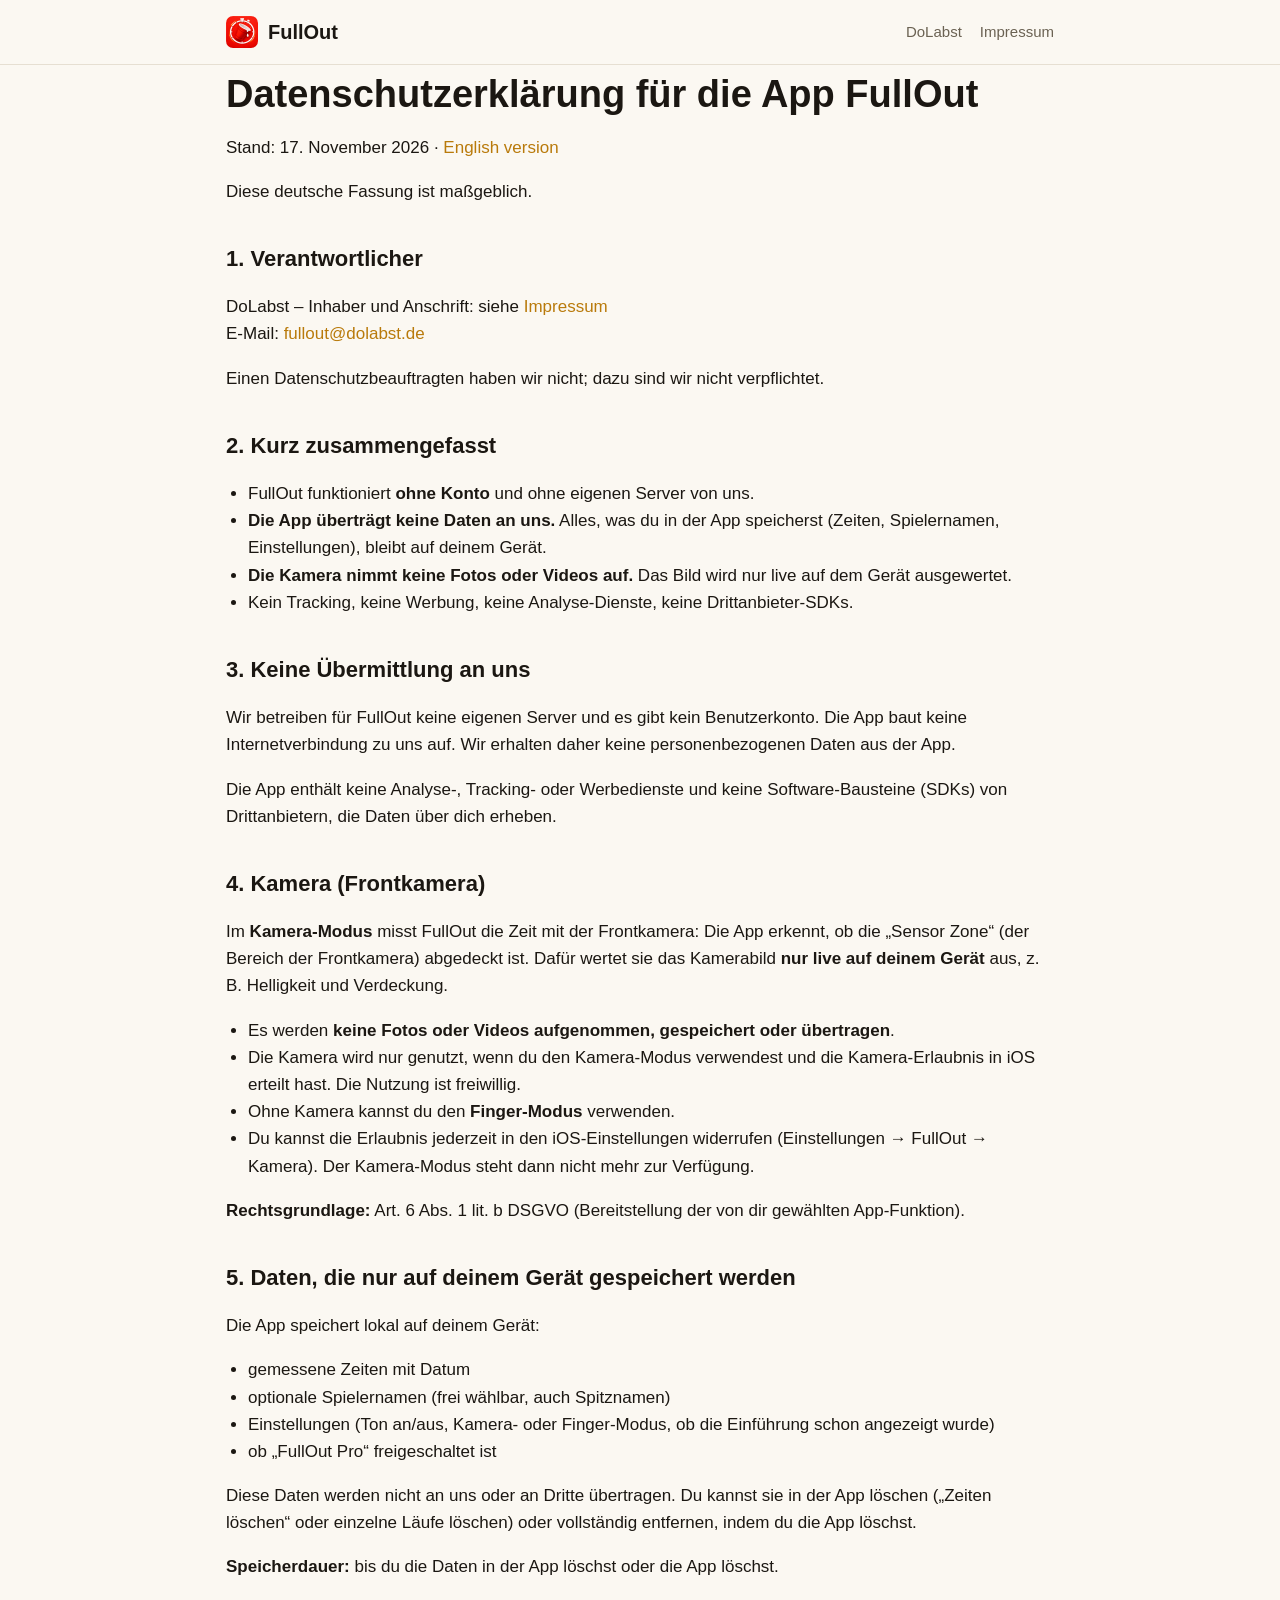
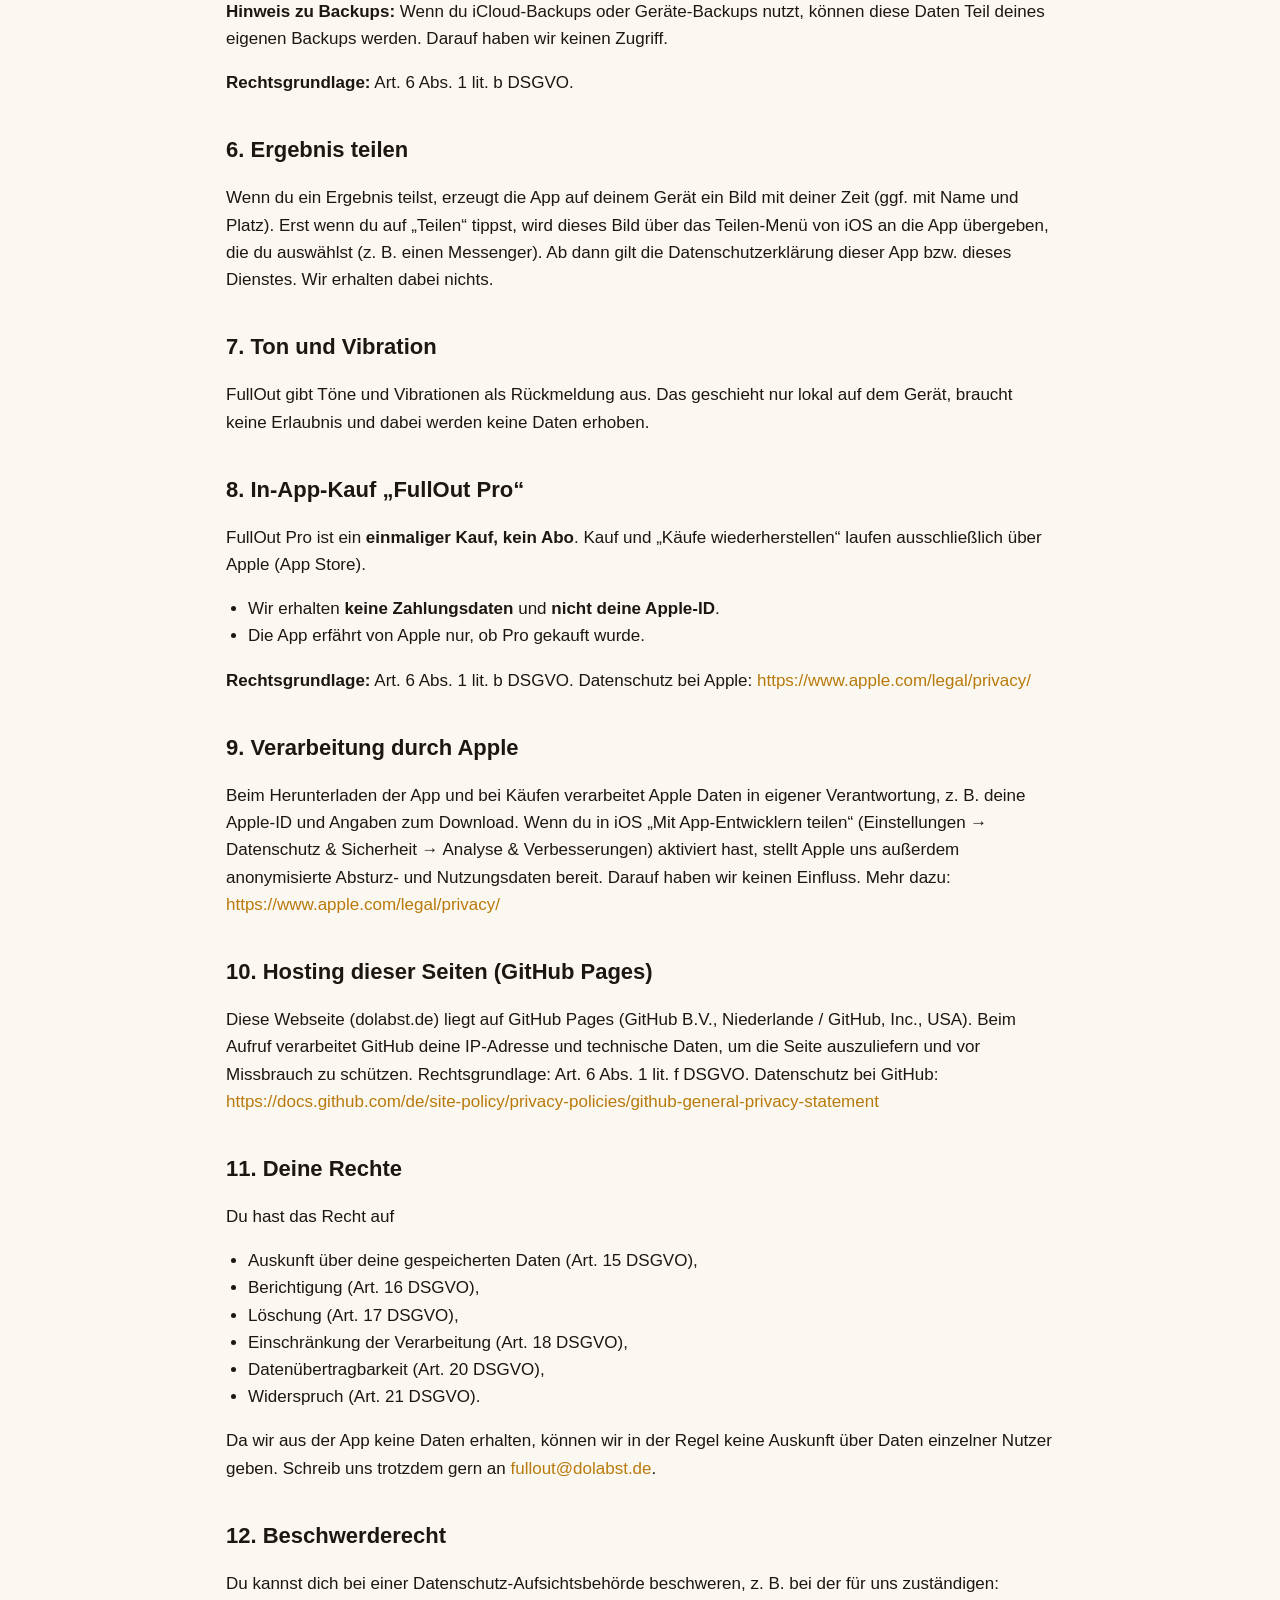
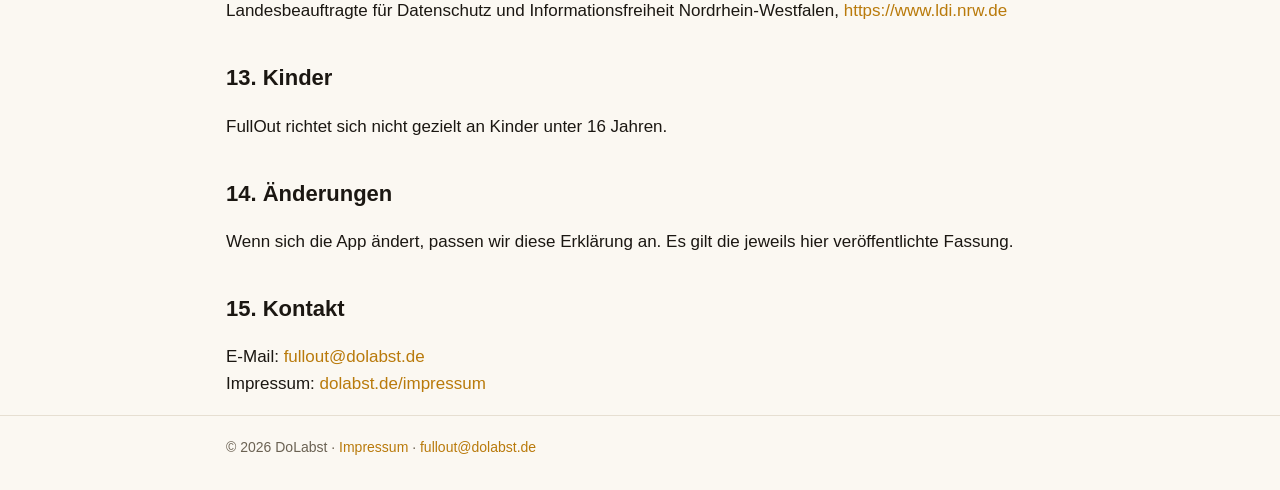
<file: fullout/datenschutz/index.html>
<!doctype html>
<html lang="de">
<head>
<meta charset="utf-8">
<meta name="viewport" content="width=device-width, initial-scale=1">
<title>Datenschutzerklärung – FullOut</title>
<meta name="description" content="Datenschutzerklärung – FullOut">
<meta name="color-scheme" content="dark light">
<style>:root{--grund:#0B0A09;--flaeche:#1A1714;--rand:#2E2922;--text:#F5EFE3;--leise:#B9AE9A;--akzent:#F2B33D;--akzent-text:#1A1206}
@media (prefers-color-scheme:light){:root{--grund:#FBF8F2;--flaeche:#FFFFFF;--rand:#E6DFD2;--text:#1B1712;--leise:#6B6253;--akzent:#B97A0B;--akzent-text:#FFFFFF}}
*{box-sizing:border-box}
html{-webkit-text-size-adjust:100%}
body{margin:0;background:var(--grund);color:var(--text);font:17px/1.6 -apple-system,BlinkMacSystemFont,"Segoe UI",Roboto,Helvetica,Arial,sans-serif}
a{color:var(--akzent);text-decoration:none}a:hover{text-decoration:underline}
.breite{max-width:860px;margin:0 auto;padding:0 16px}
.kopf{border-bottom:1px solid var(--rand)}
.kopf .breite{display:flex;align-items:center;justify-content:space-between;gap:16px;min-height:64px;flex-wrap:wrap}
.marke{display:flex;align-items:center;gap:10px;font-weight:700;font-size:20px;color:var(--text)}
.marke:hover{text-decoration:none}
.logo{display:inline-grid;place-items:center;width:32px;height:32px;border-radius:9px;background:var(--akzent);color:var(--akzent-text);font-weight:800}
nav{display:flex;gap:18px;font-size:15px}nav a{color:var(--leise)}
main{padding-top:24px;padding-bottom:48px}
.held{text-align:center;padding:48px 0 32px}
.held h1{font-size:clamp(40px,8vw,64px);line-height:1.05;letter-spacing:-.02em;margin:16px 0 12px}
.held .unter{color:var(--akzent);font-weight:600;font-size:clamp(19px,3.5vw,24px);margin:0}
.held .klein{color:var(--leise);margin-top:12px}
.symbol{filter:drop-shadow(0 0 40px rgba(242,179,61,.35))}
.karten,.schritte{display:grid;gap:14px;margin:8px 0 32px}
.karte{display:flex;gap:16px;align-items:center;background:var(--flaeche);border:1px solid var(--rand);border-radius:18px;padding:18px 20px;color:var(--text)}
a.karte:hover{text-decoration:none;border-color:var(--akzent)}
.karte.hervor{border-color:color-mix(in srgb,var(--akzent) 55%,var(--rand))}
.karte h2{margin:0 0 2px;font-size:20px}.karte p{margin:0;color:var(--leise)}
.nr{flex:none;display:grid;place-items:center;width:40px;height:40px;border-radius:50%;background:var(--akzent);color:var(--akzent-text);font-weight:800}
.links h2,.kontakt h2{font-size:20px;margin:28px 0 6px}
.text{overflow-wrap:anywhere}
.text h1{font-size:clamp(28px,6vw,38px);line-height:1.15;margin:8px 0 16px}
.text h2{font-size:22px;margin:36px 0 8px}.text h3{font-size:18px;margin:24px 0 6px}
.text ul{padding-left:22px}
.text hr{border:0;border-top:1px solid var(--rand);margin:40px 0}
.tabelle{overflow-x:auto;margin:12px 0}
table{border-collapse:collapse;width:100%;font-size:15px}
th,td{border:1px solid var(--rand);padding:8px 10px;text-align:left;vertical-align:top}
th{background:var(--flaeche)}
code{font-size:.92em;background:var(--flaeche);padding:1px 5px;border-radius:5px}
.fuss{border-top:1px solid var(--rand);color:var(--leise);font-size:14px;padding:20px 0 32px}
.app-symbol{border-radius:22%}
.kontakt.box{background:var(--flaeche);border:1px solid color-mix(in srgb,var(--akzent) 55%,var(--rand));border-radius:18px;padding:4px 20px 20px;margin:8px 0 24px;text-align:center}
.kontakt.box p{margin:6px 0;color:var(--leise)}
.knopf{display:inline-block;margin-top:8px;padding:10px 20px;border-radius:999px;background:var(--akzent);color:var(--akzent-text);font-weight:700;overflow-wrap:anywhere}.knopf:hover{text-decoration:none;opacity:.9}
</style>
</head>
<body>
<header class="kopf"><div class="breite"><a class="marke" href="/fullout/"><img class="app-symbol" src="/fullout/symbol.png" alt="" width="32" height="32">FullOut</a><nav><a href="/">DoLabst</a><a href="/impressum/">Impressum</a></nav></div></header>
<main class="breite">
<article class="text">
<h1>Datenschutzerklärung für die App FullOut</h1>
<p>Stand: 17. November 2026 · <a href="/fullout/privacy/">English version</a></p>
<p>Diese deutsche Fassung ist maßgeblich.</p>
<h2>1. Verantwortlicher</h2>
<p>DoLabst – Inhaber und Anschrift: siehe <a href="/impressum/">Impressum</a><br>
E-Mail: <a href="mailto:fullout@dolabst.de">fullout@dolabst.de</a></p>
<p>Einen Datenschutzbeauftragten haben wir nicht; dazu sind wir nicht verpflichtet.</p>
<h2>2. Kurz zusammengefasst</h2>
<ul>
<li>FullOut funktioniert <strong>ohne Konto</strong> und ohne eigenen Server von uns.</li>
<li><strong>Die App überträgt keine Daten an uns.</strong> Alles, was du in der App speicherst (Zeiten, Spielernamen, Einstellungen), bleibt auf deinem Gerät.</li>
<li><strong>Die Kamera nimmt keine Fotos oder Videos auf.</strong> Das Bild wird nur live auf dem Gerät ausgewertet.</li>
<li>Kein Tracking, keine Werbung, keine Analyse-Dienste, keine Drittanbieter-SDKs.</li>
</ul>
<h2>3. Keine Übermittlung an uns</h2>
<p>Wir betreiben für FullOut keine eigenen Server und es gibt kein Benutzerkonto. Die App baut keine Internetverbindung zu uns auf. Wir erhalten daher keine personenbezogenen Daten aus der App.</p>
<p>Die App enthält keine Analyse-, Tracking- oder Werbedienste und keine Software-Bausteine (SDKs) von Drittanbietern, die Daten über dich erheben.</p>
<h2>4. Kamera (Frontkamera)</h2>
<p>Im <strong>Kamera-Modus</strong> misst FullOut die Zeit mit der Frontkamera: Die App erkennt, ob die „Sensor Zone“ (der Bereich der Frontkamera) abgedeckt ist. Dafür wertet sie das Kamerabild <strong>nur live auf deinem Gerät</strong> aus, z. B. Helligkeit und Verdeckung.</p>
<ul>
<li>Es werden <strong>keine Fotos oder Videos aufgenommen, gespeichert oder übertragen</strong>.</li>
<li>Die Kamera wird nur genutzt, wenn du den Kamera-Modus verwendest und die Kamera-Erlaubnis in iOS erteilt hast. Die Nutzung ist freiwillig.</li>
<li>Ohne Kamera kannst du den <strong>Finger-Modus</strong> verwenden.</li>
<li>Du kannst die Erlaubnis jederzeit in den iOS-Einstellungen widerrufen (Einstellungen → FullOut → Kamera). Der Kamera-Modus steht dann nicht mehr zur Verfügung.</li>
</ul>
<p><strong>Rechtsgrundlage:</strong> Art. 6 Abs. 1 lit. b DSGVO (Bereitstellung der von dir gewählten App-Funktion).</p>
<h2>5. Daten, die nur auf deinem Gerät gespeichert werden</h2>
<p>Die App speichert lokal auf deinem Gerät:</p>
<ul>
<li>gemessene Zeiten mit Datum</li>
<li>optionale Spielernamen (frei wählbar, auch Spitznamen)</li>
<li>Einstellungen (Ton an/aus, Kamera- oder Finger-Modus, ob die Einführung schon angezeigt wurde)</li>
<li>ob „FullOut Pro“ freigeschaltet ist</li>
</ul>
<p>Diese Daten werden nicht an uns oder an Dritte übertragen. Du kannst sie in der App löschen („Zeiten löschen“ oder einzelne Läufe löschen) oder vollständig entfernen, indem du die App löschst.</p>
<p><strong>Speicherdauer:</strong> bis du die Daten in der App löschst oder die App löschst.</p>
<p><strong>Hinweis zu Backups:</strong> Wenn du iCloud-Backups oder Geräte-Backups nutzt, können diese Daten Teil deines eigenen Backups werden. Darauf haben wir keinen Zugriff.</p>
<p><strong>Rechtsgrundlage:</strong> Art. 6 Abs. 1 lit. b DSGVO.</p>
<h2>6. Ergebnis teilen</h2>
<p>Wenn du ein Ergebnis teilst, erzeugt die App auf deinem Gerät ein Bild mit deiner Zeit (ggf. mit Name und Platz). Erst wenn du auf „Teilen“ tippst, wird dieses Bild über das Teilen-Menü von iOS an die App übergeben, die du auswählst (z. B. einen Messenger). Ab dann gilt die Datenschutzerklärung dieser App bzw. dieses Dienstes. Wir erhalten dabei nichts.</p>
<h2>7. Ton und Vibration</h2>
<p>FullOut gibt Töne und Vibrationen als Rückmeldung aus. Das geschieht nur lokal auf dem Gerät, braucht keine Erlaubnis und dabei werden keine Daten erhoben.</p>
<h2>8. In-App-Kauf „FullOut Pro“</h2>
<p>FullOut Pro ist ein <strong>einmaliger Kauf, kein Abo</strong>. Kauf und „Käufe wiederherstellen“ laufen ausschließlich über Apple (App Store).</p>
<ul>
<li>Wir erhalten <strong>keine Zahlungsdaten</strong> und <strong>nicht deine Apple-ID</strong>.</li>
<li>Die App erfährt von Apple nur, ob Pro gekauft wurde.</li>
</ul>
<p><strong>Rechtsgrundlage:</strong> Art. 6 Abs. 1 lit. b DSGVO. Datenschutz bei Apple: <a href="https://www.apple.com/legal/privacy/">https://www.apple.com/legal/privacy/</a></p>
<h2>9. Verarbeitung durch Apple</h2>
<p>Beim Herunterladen der App und bei Käufen verarbeitet Apple Daten in eigener Verantwortung, z. B. deine Apple-ID und Angaben zum Download. Wenn du in iOS „Mit App-Entwicklern teilen“ (Einstellungen → Datenschutz &amp; Sicherheit → Analyse &amp; Verbesserungen) aktiviert hast, stellt Apple uns außerdem anonymisierte Absturz- und Nutzungsdaten bereit. Darauf haben wir keinen Einfluss. Mehr dazu: <a href="https://www.apple.com/legal/privacy/">https://www.apple.com/legal/privacy/</a></p>
<h2>10. Hosting dieser Seiten (GitHub Pages)</h2>
<p>Diese Webseite (dolabst.de) liegt auf GitHub Pages (GitHub B.V., Niederlande / GitHub, Inc., USA). Beim Aufruf verarbeitet GitHub deine IP-Adresse und technische Daten, um die Seite auszuliefern und vor Missbrauch zu schützen. Rechtsgrundlage: Art. 6 Abs. 1 lit. f DSGVO. Datenschutz bei GitHub: <a href="https://docs.github.com/de/site-policy/privacy-policies/github-general-privacy-statement">https://docs.github.com/de/site-policy/privacy-policies/github-general-privacy-statement</a></p>
<h2>11. Deine Rechte</h2>
<p>Du hast das Recht auf</p>
<ul>
<li>Auskunft über deine gespeicherten Daten (Art. 15 DSGVO),</li>
<li>Berichtigung (Art. 16 DSGVO),</li>
<li>Löschung (Art. 17 DSGVO),</li>
<li>Einschränkung der Verarbeitung (Art. 18 DSGVO),</li>
<li>Datenübertragbarkeit (Art. 20 DSGVO),</li>
<li>Widerspruch (Art. 21 DSGVO).</li>
</ul>
<p>Da wir aus der App keine Daten erhalten, können wir in der Regel keine Auskunft über Daten einzelner Nutzer geben. Schreib uns trotzdem gern an <a href="mailto:fullout@dolabst.de">fullout@dolabst.de</a>.</p>
<h2>12. Beschwerderecht</h2>
<p>Du kannst dich bei einer Datenschutz-Aufsichtsbehörde beschweren, z. B. bei der für uns zuständigen:<br>
Landesbeauftragte für Datenschutz und Informationsfreiheit Nordrhein-Westfalen, <a href="https://www.ldi.nrw.de">https://www.ldi.nrw.de</a></p>
<h2>13. Kinder</h2>
<p>FullOut richtet sich nicht gezielt an Kinder unter 16 Jahren.</p>
<h2>14. Änderungen</h2>
<p>Wenn sich die App ändert, passen wir diese Erklärung an. Es gilt die jeweils hier veröffentlichte Fassung.</p>
<h2>15. Kontakt</h2>
<p>E-Mail: <a href="mailto:fullout@dolabst.de">fullout@dolabst.de</a><br>
Impressum: <a href="/impressum/">dolabst.de/impressum</a></p>
</article>
</main>
<footer class="fuss"><div class="breite">© 2026 DoLabst · <a href="/impressum/">Impressum</a> · <a href="mailto:fullout@dolabst.de">fullout@dolabst.de</a></div></footer>
</body>
</html>
</file>
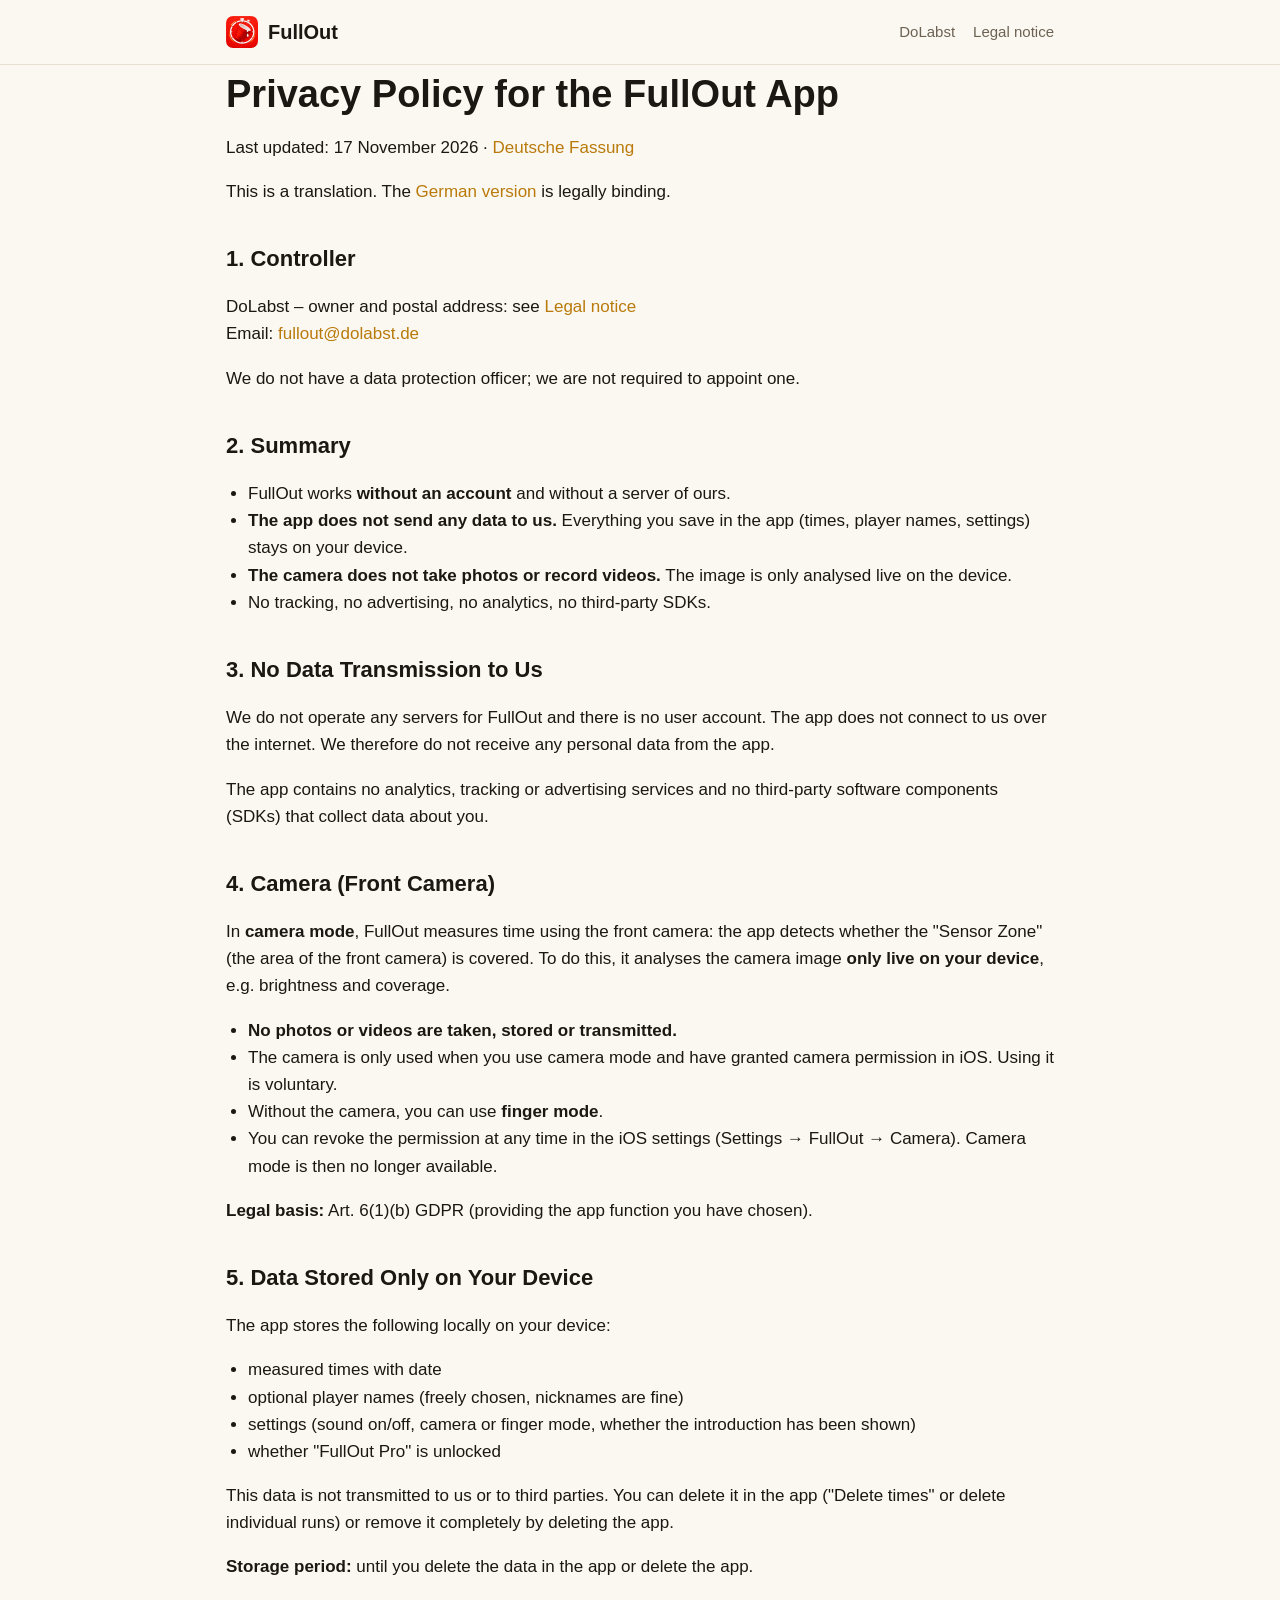
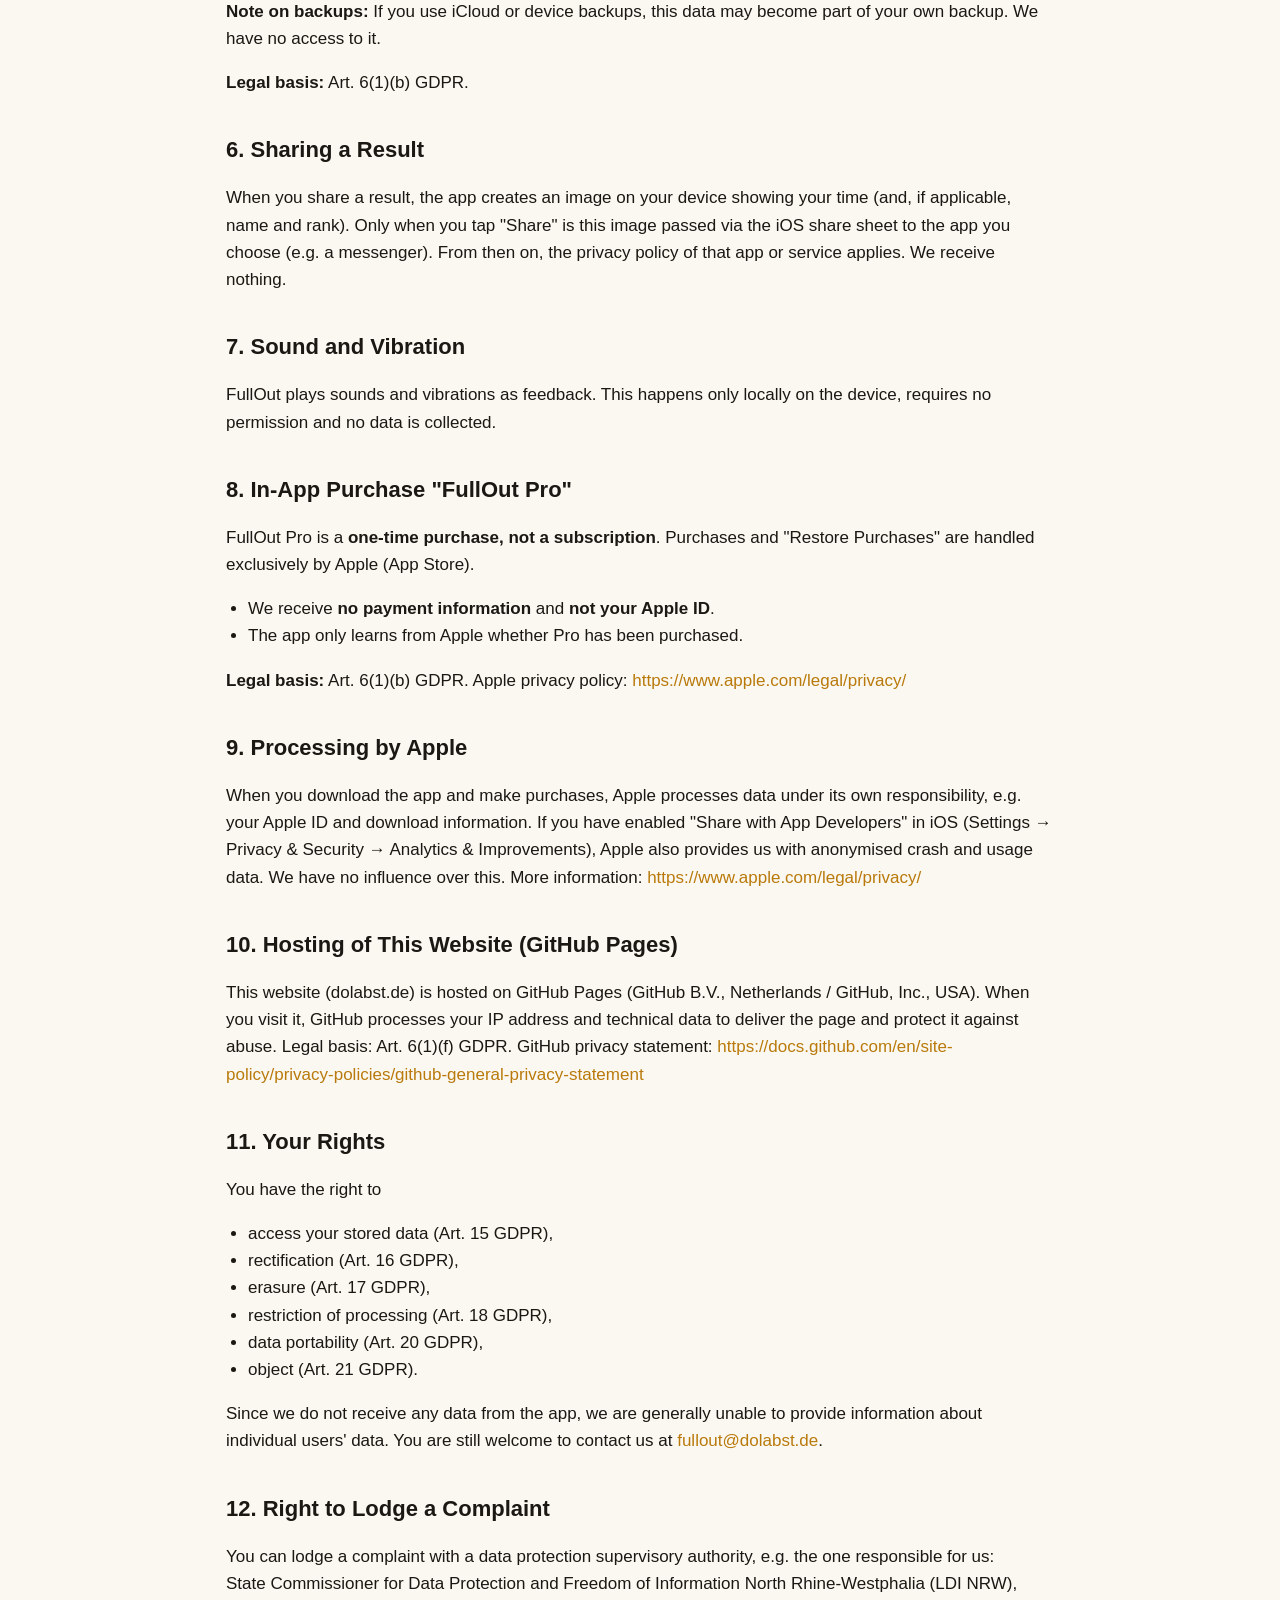
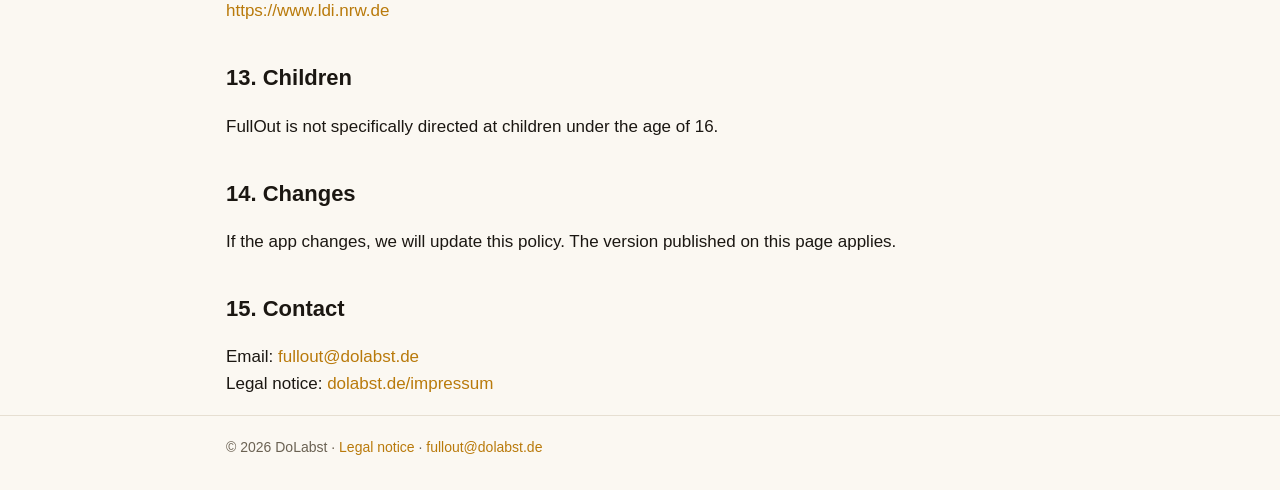
<file: fullout/privacy/index.html>
<!doctype html>
<html lang="en">
<head>
<meta charset="utf-8">
<meta name="viewport" content="width=device-width, initial-scale=1">
<title>Privacy Policy – FullOut</title>
<meta name="description" content="Privacy Policy – FullOut">
<meta name="color-scheme" content="dark light">
<style>:root{--grund:#0B0A09;--flaeche:#1A1714;--rand:#2E2922;--text:#F5EFE3;--leise:#B9AE9A;--akzent:#F2B33D;--akzent-text:#1A1206}
@media (prefers-color-scheme:light){:root{--grund:#FBF8F2;--flaeche:#FFFFFF;--rand:#E6DFD2;--text:#1B1712;--leise:#6B6253;--akzent:#B97A0B;--akzent-text:#FFFFFF}}
*{box-sizing:border-box}
html{-webkit-text-size-adjust:100%}
body{margin:0;background:var(--grund);color:var(--text);font:17px/1.6 -apple-system,BlinkMacSystemFont,"Segoe UI",Roboto,Helvetica,Arial,sans-serif}
a{color:var(--akzent);text-decoration:none}a:hover{text-decoration:underline}
.breite{max-width:860px;margin:0 auto;padding:0 16px}
.kopf{border-bottom:1px solid var(--rand)}
.kopf .breite{display:flex;align-items:center;justify-content:space-between;gap:16px;min-height:64px;flex-wrap:wrap}
.marke{display:flex;align-items:center;gap:10px;font-weight:700;font-size:20px;color:var(--text)}
.marke:hover{text-decoration:none}
.logo{display:inline-grid;place-items:center;width:32px;height:32px;border-radius:9px;background:var(--akzent);color:var(--akzent-text);font-weight:800}
nav{display:flex;gap:18px;font-size:15px}nav a{color:var(--leise)}
main{padding-top:24px;padding-bottom:48px}
.held{text-align:center;padding:48px 0 32px}
.held h1{font-size:clamp(40px,8vw,64px);line-height:1.05;letter-spacing:-.02em;margin:16px 0 12px}
.held .unter{color:var(--akzent);font-weight:600;font-size:clamp(19px,3.5vw,24px);margin:0}
.held .klein{color:var(--leise);margin-top:12px}
.symbol{filter:drop-shadow(0 0 40px rgba(242,179,61,.35))}
.karten,.schritte{display:grid;gap:14px;margin:8px 0 32px}
.karte{display:flex;gap:16px;align-items:center;background:var(--flaeche);border:1px solid var(--rand);border-radius:18px;padding:18px 20px;color:var(--text)}
a.karte:hover{text-decoration:none;border-color:var(--akzent)}
.karte.hervor{border-color:color-mix(in srgb,var(--akzent) 55%,var(--rand))}
.karte h2{margin:0 0 2px;font-size:20px}.karte p{margin:0;color:var(--leise)}
.nr{flex:none;display:grid;place-items:center;width:40px;height:40px;border-radius:50%;background:var(--akzent);color:var(--akzent-text);font-weight:800}
.links h2,.kontakt h2{font-size:20px;margin:28px 0 6px}
.text{overflow-wrap:anywhere}
.text h1{font-size:clamp(28px,6vw,38px);line-height:1.15;margin:8px 0 16px}
.text h2{font-size:22px;margin:36px 0 8px}.text h3{font-size:18px;margin:24px 0 6px}
.text ul{padding-left:22px}
.text hr{border:0;border-top:1px solid var(--rand);margin:40px 0}
.tabelle{overflow-x:auto;margin:12px 0}
table{border-collapse:collapse;width:100%;font-size:15px}
th,td{border:1px solid var(--rand);padding:8px 10px;text-align:left;vertical-align:top}
th{background:var(--flaeche)}
code{font-size:.92em;background:var(--flaeche);padding:1px 5px;border-radius:5px}
.fuss{border-top:1px solid var(--rand);color:var(--leise);font-size:14px;padding:20px 0 32px}
.app-symbol{border-radius:22%}
.kontakt.box{background:var(--flaeche);border:1px solid color-mix(in srgb,var(--akzent) 55%,var(--rand));border-radius:18px;padding:4px 20px 20px;margin:8px 0 24px;text-align:center}
.kontakt.box p{margin:6px 0;color:var(--leise)}
.knopf{display:inline-block;margin-top:8px;padding:10px 20px;border-radius:999px;background:var(--akzent);color:var(--akzent-text);font-weight:700;overflow-wrap:anywhere}.knopf:hover{text-decoration:none;opacity:.9}
</style>
</head>
<body>
<header class="kopf"><div class="breite"><a class="marke" href="/fullout/"><img class="app-symbol" src="/fullout/symbol.png" alt="" width="32" height="32">FullOut</a><nav><a href="/">DoLabst</a><a href="/impressum/">Legal notice</a></nav></div></header>
<main class="breite">
<article class="text">
<h1>Privacy Policy for the FullOut App</h1>
<p>Last updated: 17 November 2026 · <a href="/fullout/datenschutz/">Deutsche Fassung</a></p>
<p>This is a translation. The <a href="/fullout/datenschutz/">German version</a> is legally binding.</p>
<h2>1. Controller</h2>
<p>DoLabst – owner and postal address: see <a href="/impressum/">Legal notice</a><br>
Email: <a href="mailto:fullout@dolabst.de">fullout@dolabst.de</a></p>
<p>We do not have a data protection officer; we are not required to appoint one.</p>
<h2>2. Summary</h2>
<ul>
<li>FullOut works <strong>without an account</strong> and without a server of ours.</li>
<li><strong>The app does not send any data to us.</strong> Everything you save in the app (times, player names, settings) stays on your device.</li>
<li><strong>The camera does not take photos or record videos.</strong> The image is only analysed live on the device.</li>
<li>No tracking, no advertising, no analytics, no third-party SDKs.</li>
</ul>
<h2>3. No Data Transmission to Us</h2>
<p>We do not operate any servers for FullOut and there is no user account. The app does not connect to us over the internet. We therefore do not receive any personal data from the app.</p>
<p>The app contains no analytics, tracking or advertising services and no third-party software components (SDKs) that collect data about you.</p>
<h2>4. Camera (Front Camera)</h2>
<p>In <strong>camera mode</strong>, FullOut measures time using the front camera: the app detects whether the "Sensor Zone" (the area of the front camera) is covered. To do this, it analyses the camera image <strong>only live on your device</strong>, e.g. brightness and coverage.</p>
<ul>
<li><strong>No photos or videos are taken, stored or transmitted.</strong></li>
<li>The camera is only used when you use camera mode and have granted camera permission in iOS. Using it is voluntary.</li>
<li>Without the camera, you can use <strong>finger mode</strong>.</li>
<li>You can revoke the permission at any time in the iOS settings (Settings → FullOut → Camera). Camera mode is then no longer available.</li>
</ul>
<p><strong>Legal basis:</strong> Art. 6(1)(b) GDPR (providing the app function you have chosen).</p>
<h2>5. Data Stored Only on Your Device</h2>
<p>The app stores the following locally on your device:</p>
<ul>
<li>measured times with date</li>
<li>optional player names (freely chosen, nicknames are fine)</li>
<li>settings (sound on/off, camera or finger mode, whether the introduction has been shown)</li>
<li>whether "FullOut Pro" is unlocked</li>
</ul>
<p>This data is not transmitted to us or to third parties. You can delete it in the app ("Delete times" or delete individual runs) or remove it completely by deleting the app.</p>
<p><strong>Storage period:</strong> until you delete the data in the app or delete the app.</p>
<p><strong>Note on backups:</strong> If you use iCloud or device backups, this data may become part of your own backup. We have no access to it.</p>
<p><strong>Legal basis:</strong> Art. 6(1)(b) GDPR.</p>
<h2>6. Sharing a Result</h2>
<p>When you share a result, the app creates an image on your device showing your time (and, if applicable, name and rank). Only when you tap "Share" is this image passed via the iOS share sheet to the app you choose (e.g. a messenger). From then on, the privacy policy of that app or service applies. We receive nothing.</p>
<h2>7. Sound and Vibration</h2>
<p>FullOut plays sounds and vibrations as feedback. This happens only locally on the device, requires no permission and no data is collected.</p>
<h2>8. In-App Purchase "FullOut Pro"</h2>
<p>FullOut Pro is a <strong>one-time purchase, not a subscription</strong>. Purchases and "Restore Purchases" are handled exclusively by Apple (App Store).</p>
<ul>
<li>We receive <strong>no payment information</strong> and <strong>not your Apple ID</strong>.</li>
<li>The app only learns from Apple whether Pro has been purchased.</li>
</ul>
<p><strong>Legal basis:</strong> Art. 6(1)(b) GDPR. Apple privacy policy: <a href="https://www.apple.com/legal/privacy/">https://www.apple.com/legal/privacy/</a></p>
<h2>9. Processing by Apple</h2>
<p>When you download the app and make purchases, Apple processes data under its own responsibility, e.g. your Apple ID and download information. If you have enabled "Share with App Developers" in iOS (Settings → Privacy &amp; Security → Analytics &amp; Improvements), Apple also provides us with anonymised crash and usage data. We have no influence over this. More information: <a href="https://www.apple.com/legal/privacy/">https://www.apple.com/legal/privacy/</a></p>
<h2>10. Hosting of This Website (GitHub Pages)</h2>
<p>This website (dolabst.de) is hosted on GitHub Pages (GitHub B.V., Netherlands / GitHub, Inc., USA). When you visit it, GitHub processes your IP address and technical data to deliver the page and protect it against abuse. Legal basis: Art. 6(1)(f) GDPR. GitHub privacy statement: <a href="https://docs.github.com/en/site-policy/privacy-policies/github-general-privacy-statement">https://docs.github.com/en/site-policy/privacy-policies/github-general-privacy-statement</a></p>
<h2>11. Your Rights</h2>
<p>You have the right to</p>
<ul>
<li>access your stored data (Art. 15 GDPR),</li>
<li>rectification (Art. 16 GDPR),</li>
<li>erasure (Art. 17 GDPR),</li>
<li>restriction of processing (Art. 18 GDPR),</li>
<li>data portability (Art. 20 GDPR),</li>
<li>object (Art. 21 GDPR).</li>
</ul>
<p>Since we do not receive any data from the app, we are generally unable to provide information about individual users' data. You are still welcome to contact us at <a href="mailto:fullout@dolabst.de">fullout@dolabst.de</a>.</p>
<h2>12. Right to Lodge a Complaint</h2>
<p>You can lodge a complaint with a data protection supervisory authority, e.g. the one responsible for us:<br>
State Commissioner for Data Protection and Freedom of Information North Rhine-Westphalia (LDI NRW), <a href="https://www.ldi.nrw.de">https://www.ldi.nrw.de</a></p>
<h2>13. Children</h2>
<p>FullOut is not specifically directed at children under the age of 16.</p>
<h2>14. Changes</h2>
<p>If the app changes, we will update this policy. The version published on this page applies.</p>
<h2>15. Contact</h2>
<p>Email: <a href="mailto:fullout@dolabst.de">fullout@dolabst.de</a><br>
Legal notice: <a href="/impressum/">dolabst.de/impressum</a></p>
</article>
</main>
<footer class="fuss"><div class="breite">© 2026 DoLabst · <a href="/impressum/">Legal notice</a> · <a href="mailto:fullout@dolabst.de">fullout@dolabst.de</a></div></footer>
</body>
</html>
</file>
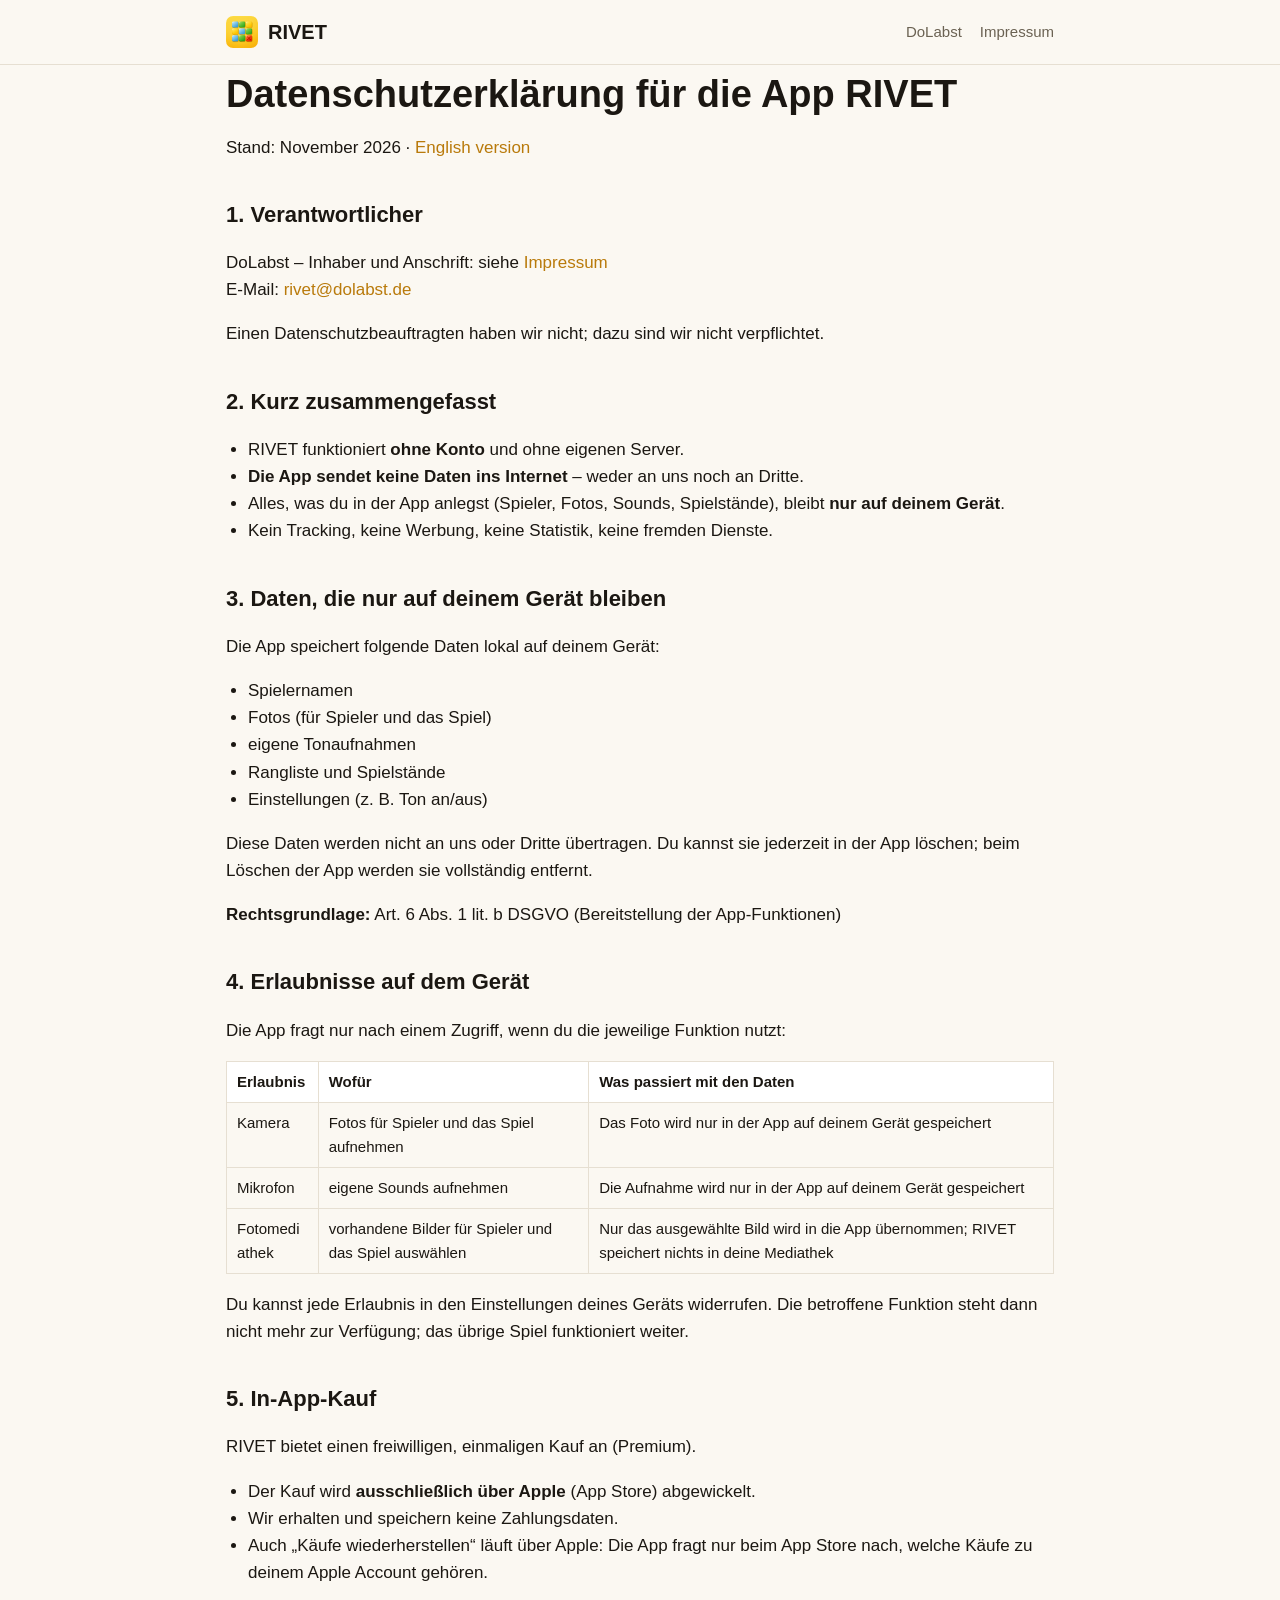
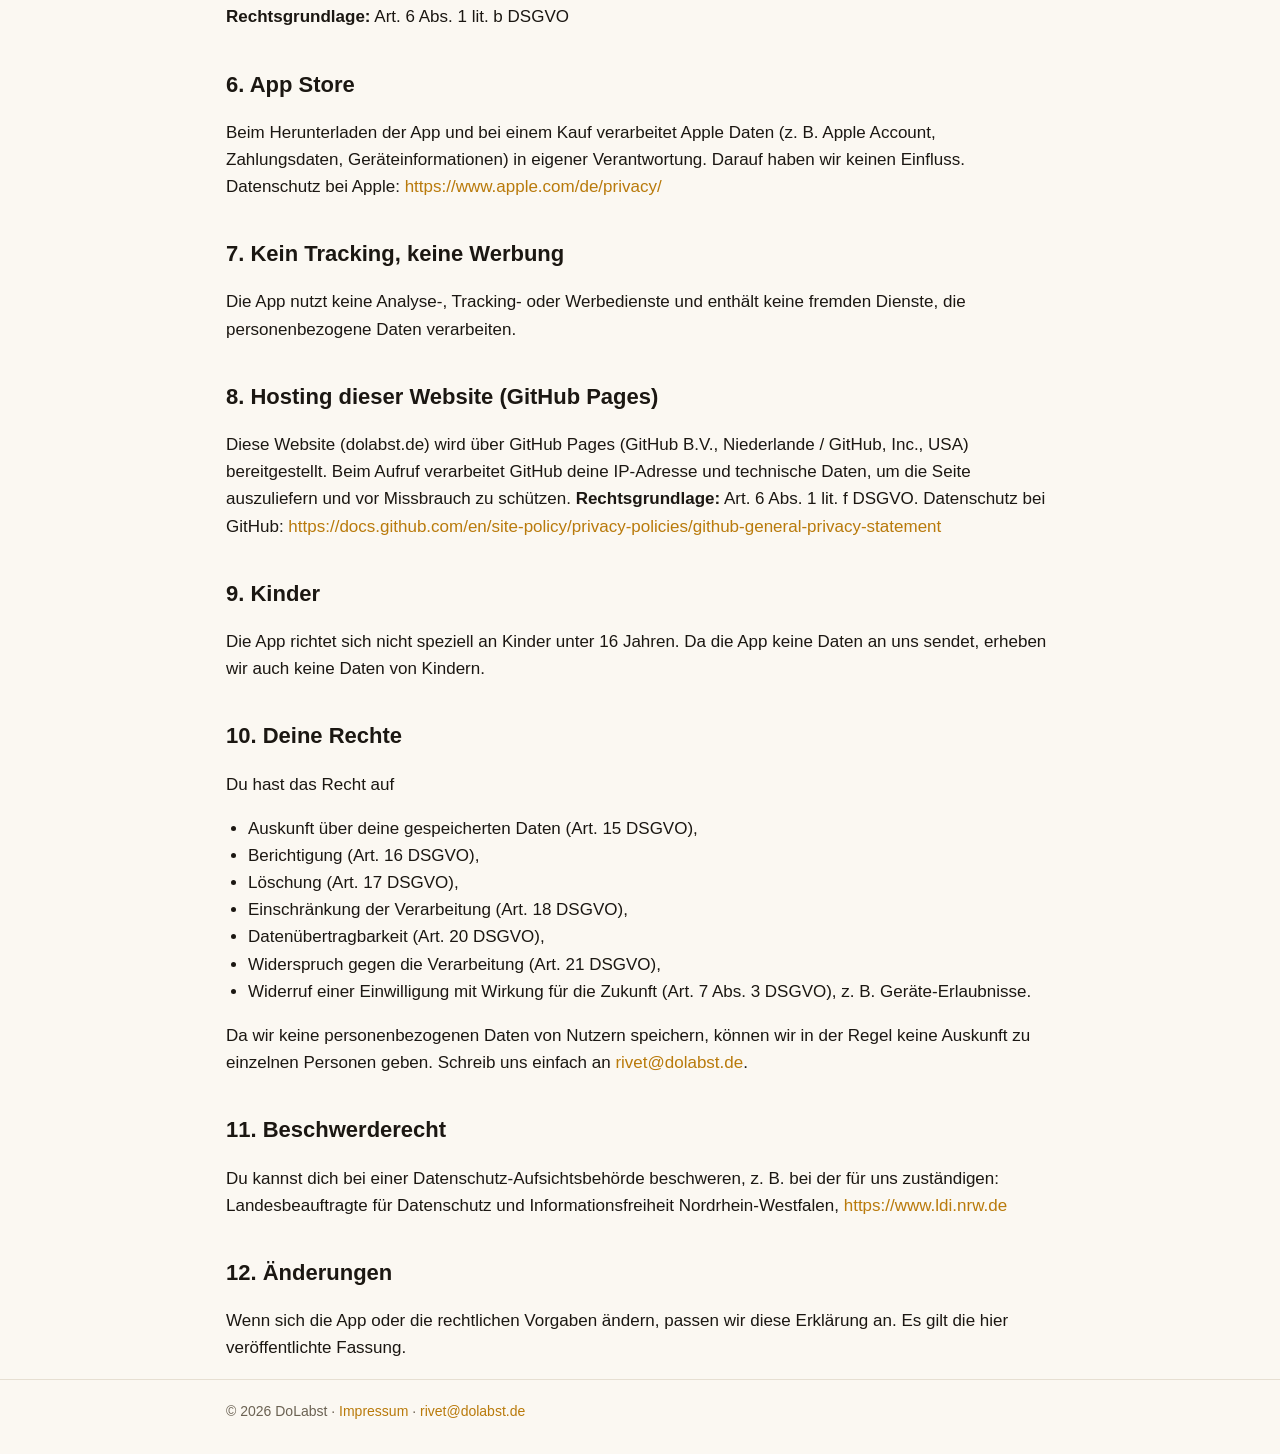
<file: rivet/datenschutz/index.html>
<!doctype html>
<html lang="de">
<head>
<meta charset="utf-8">
<meta name="viewport" content="width=device-width, initial-scale=1">
<title>Datenschutzerklärung – RIVET</title>
<meta name="description" content="Datenschutzerklärung – RIVET">
<meta name="color-scheme" content="dark light">
<style>:root{--grund:#0B0A09;--flaeche:#1A1714;--rand:#2E2922;--text:#F5EFE3;--leise:#B9AE9A;--akzent:#F2B33D;--akzent-text:#1A1206}
@media (prefers-color-scheme:light){:root{--grund:#FBF8F2;--flaeche:#FFFFFF;--rand:#E6DFD2;--text:#1B1712;--leise:#6B6253;--akzent:#B97A0B;--akzent-text:#FFFFFF}}
*{box-sizing:border-box}
html{-webkit-text-size-adjust:100%}
body{margin:0;background:var(--grund);color:var(--text);font:17px/1.6 -apple-system,BlinkMacSystemFont,"Segoe UI",Roboto,Helvetica,Arial,sans-serif}
a{color:var(--akzent);text-decoration:none}a:hover{text-decoration:underline}
.breite{max-width:860px;margin:0 auto;padding:0 16px}
.kopf{border-bottom:1px solid var(--rand)}
.kopf .breite{display:flex;align-items:center;justify-content:space-between;gap:16px;min-height:64px;flex-wrap:wrap}
.marke{display:flex;align-items:center;gap:10px;font-weight:700;font-size:20px;color:var(--text)}
.marke:hover{text-decoration:none}
.logo{display:inline-grid;place-items:center;width:32px;height:32px;border-radius:9px;background:var(--akzent);color:var(--akzent-text);font-weight:800}
nav{display:flex;gap:18px;font-size:15px}nav a{color:var(--leise)}
main{padding-top:24px;padding-bottom:48px}
.held{text-align:center;padding:48px 0 32px}
.held h1{font-size:clamp(40px,8vw,64px);line-height:1.05;letter-spacing:-.02em;margin:16px 0 12px}
.held .unter{color:var(--akzent);font-weight:600;font-size:clamp(19px,3.5vw,24px);margin:0}
.held .klein{color:var(--leise);margin-top:12px}
.symbol{filter:drop-shadow(0 0 40px rgba(242,179,61,.35))}
.karten,.schritte{display:grid;gap:14px;margin:8px 0 32px}
.karte{display:flex;gap:16px;align-items:center;background:var(--flaeche);border:1px solid var(--rand);border-radius:18px;padding:18px 20px;color:var(--text)}
a.karte:hover{text-decoration:none;border-color:var(--akzent)}
.karte.hervor{border-color:color-mix(in srgb,var(--akzent) 55%,var(--rand))}
.karte h2{margin:0 0 2px;font-size:20px}.karte p{margin:0;color:var(--leise)}
.nr{flex:none;display:grid;place-items:center;width:40px;height:40px;border-radius:50%;background:var(--akzent);color:var(--akzent-text);font-weight:800}
.links h2,.kontakt h2{font-size:20px;margin:28px 0 6px}
.text{overflow-wrap:anywhere}
.text h1{font-size:clamp(28px,6vw,38px);line-height:1.15;margin:8px 0 16px}
.text h2{font-size:22px;margin:36px 0 8px}.text h3{font-size:18px;margin:24px 0 6px}
.text ul{padding-left:22px}
.text hr{border:0;border-top:1px solid var(--rand);margin:40px 0}
.tabelle{overflow-x:auto;margin:12px 0}
table{border-collapse:collapse;width:100%;font-size:15px}
th,td{border:1px solid var(--rand);padding:8px 10px;text-align:left;vertical-align:top}
th{background:var(--flaeche)}
code{font-size:.92em;background:var(--flaeche);padding:1px 5px;border-radius:5px}
.fuss{border-top:1px solid var(--rand);color:var(--leise);font-size:14px;padding:20px 0 32px}
.app-symbol{border-radius:22%}
.kontakt.box{background:var(--flaeche);border:1px solid color-mix(in srgb,var(--akzent) 55%,var(--rand));border-radius:18px;padding:4px 20px 20px;margin:8px 0 24px;text-align:center}
.kontakt.box p{margin:6px 0;color:var(--leise)}
.knopf{display:inline-block;margin-top:8px;padding:10px 20px;border-radius:999px;background:var(--akzent);color:var(--akzent-text);font-weight:700;overflow-wrap:anywhere}.knopf:hover{text-decoration:none;opacity:.9}
</style>
</head>
<body>
<header class="kopf"><div class="breite"><a class="marke" href="/rivet/"><img class="app-symbol" src="/rivet/symbol.png" alt="" width="32" height="32">RIVET</a><nav><a href="/">DoLabst</a><a href="/impressum/">Impressum</a></nav></div></header>
<main class="breite">
<article class="text">
<h1>Datenschutzerklärung für die App RIVET</h1>
<p>Stand: November 2026 · <a href="/rivet/privacy/">English version</a></p>
<h2>1. Verantwortlicher</h2>
<p>DoLabst – Inhaber und Anschrift: siehe <a href="/impressum/">Impressum</a><br>
E-Mail: <a href="mailto:rivet@dolabst.de">rivet@dolabst.de</a></p>
<p>Einen Datenschutzbeauftragten haben wir nicht; dazu sind wir nicht verpflichtet.</p>
<h2>2. Kurz zusammengefasst</h2>
<ul>
<li>RIVET funktioniert <strong>ohne Konto</strong> und ohne eigenen Server.</li>
<li><strong>Die App sendet keine Daten ins Internet</strong> – weder an uns noch an Dritte.</li>
<li>Alles, was du in der App anlegst (Spieler, Fotos, Sounds, Spielstände), bleibt <strong>nur auf deinem Gerät</strong>.</li>
<li>Kein Tracking, keine Werbung, keine Statistik, keine fremden Dienste.</li>
</ul>
<h2>3. Daten, die nur auf deinem Gerät bleiben</h2>
<p>Die App speichert folgende Daten lokal auf deinem Gerät:</p>
<ul>
<li>Spielernamen</li>
<li>Fotos (für Spieler und das Spiel)</li>
<li>eigene Tonaufnahmen</li>
<li>Rangliste und Spielstände</li>
<li>Einstellungen (z. B. Ton an/aus)</li>
</ul>
<p>Diese Daten werden nicht an uns oder Dritte übertragen. Du kannst sie jederzeit in der App löschen; beim Löschen der App werden sie vollständig entfernt.</p>
<p><strong>Rechtsgrundlage:</strong> Art. 6 Abs. 1 lit. b DSGVO (Bereitstellung der App-Funktionen)</p>
<h2>4. Erlaubnisse auf dem Gerät</h2>
<p>Die App fragt nur nach einem Zugriff, wenn du die jeweilige Funktion nutzt:</p>
<div class="tabelle"><table>
<thead><tr><th>Erlaubnis</th><th>Wofür</th><th>Was passiert mit den Daten</th></tr></thead>
<tbody>
<tr><td>Kamera</td><td>Fotos für Spieler und das Spiel aufnehmen</td><td>Das Foto wird nur in der App auf deinem Gerät gespeichert</td></tr>
<tr><td>Mikrofon</td><td>eigene Sounds aufnehmen</td><td>Die Aufnahme wird nur in der App auf deinem Gerät gespeichert</td></tr>
<tr><td>Fotomediathek</td><td>vorhandene Bilder für Spieler und das Spiel auswählen</td><td>Nur das ausgewählte Bild wird in die App übernommen; RIVET speichert nichts in deine Mediathek</td></tr>
</tbody></table></div>
<p>Du kannst jede Erlaubnis in den Einstellungen deines Geräts widerrufen. Die betroffene Funktion steht dann nicht mehr zur Verfügung; das übrige Spiel funktioniert weiter.</p>
<h2>5. In-App-Kauf</h2>
<p>RIVET bietet einen freiwilligen, einmaligen Kauf an (Premium).</p>
<ul>
<li>Der Kauf wird <strong>ausschließlich über Apple</strong> (App Store) abgewickelt.</li>
<li>Wir erhalten und speichern keine Zahlungsdaten.</li>
<li>Auch „Käufe wiederherstellen“ läuft über Apple: Die App fragt nur beim App Store nach, welche Käufe zu deinem Apple Account gehören.</li>
</ul>
<p><strong>Rechtsgrundlage:</strong> Art. 6 Abs. 1 lit. b DSGVO</p>
<h2>6. App Store</h2>
<p>Beim Herunterladen der App und bei einem Kauf verarbeitet Apple Daten (z. B. Apple Account, Zahlungsdaten, Geräteinformationen) in eigener Verantwortung. Darauf haben wir keinen Einfluss. Datenschutz bei Apple: <a href="https://www.apple.com/de/privacy/">https://www.apple.com/de/privacy/</a></p>
<h2>7. Kein Tracking, keine Werbung</h2>
<p>Die App nutzt keine Analyse-, Tracking- oder Werbedienste und enthält keine fremden Dienste, die personenbezogene Daten verarbeiten.</p>
<h2>8. Hosting dieser Website (GitHub Pages)</h2>
<p>Diese Website (dolabst.de) wird über GitHub Pages (GitHub B.V., Niederlande / GitHub, Inc., USA) bereitgestellt. Beim Aufruf verarbeitet GitHub deine IP-Adresse und technische Daten, um die Seite auszuliefern und vor Missbrauch zu schützen. <strong>Rechtsgrundlage:</strong> Art. 6 Abs. 1 lit. f DSGVO. Datenschutz bei GitHub: <a href="https://docs.github.com/en/site-policy/privacy-policies/github-general-privacy-statement">https://docs.github.com/en/site-policy/privacy-policies/github-general-privacy-statement</a></p>
<h2>9. Kinder</h2>
<p>Die App richtet sich nicht speziell an Kinder unter 16 Jahren. Da die App keine Daten an uns sendet, erheben wir auch keine Daten von Kindern.</p>
<h2>10. Deine Rechte</h2>
<p>Du hast das Recht auf</p>
<ul>
<li>Auskunft über deine gespeicherten Daten (Art. 15 DSGVO),</li>
<li>Berichtigung (Art. 16 DSGVO),</li>
<li>Löschung (Art. 17 DSGVO),</li>
<li>Einschränkung der Verarbeitung (Art. 18 DSGVO),</li>
<li>Datenübertragbarkeit (Art. 20 DSGVO),</li>
<li>Widerspruch gegen die Verarbeitung (Art. 21 DSGVO),</li>
<li>Widerruf einer Einwilligung mit Wirkung für die Zukunft (Art. 7 Abs. 3 DSGVO), z. B. Geräte-Erlaubnisse.</li>
</ul>
<p>Da wir keine personenbezogenen Daten von Nutzern speichern, können wir in der Regel keine Auskunft zu einzelnen Personen geben. Schreib uns einfach an <a href="mailto:rivet@dolabst.de">rivet@dolabst.de</a>.</p>
<h2>11. Beschwerderecht</h2>
<p>Du kannst dich bei einer Datenschutz-Aufsichtsbehörde beschweren, z. B. bei der für uns zuständigen:<br>
Landesbeauftragte für Datenschutz und Informationsfreiheit Nordrhein-Westfalen, <a href="https://www.ldi.nrw.de">https://www.ldi.nrw.de</a></p>
<h2>12. Änderungen</h2>
<p>Wenn sich die App oder die rechtlichen Vorgaben ändern, passen wir diese Erklärung an. Es gilt die hier veröffentlichte Fassung.</p>
</article>
</main>
<footer class="fuss"><div class="breite">© 2026 DoLabst · <a href="/impressum/">Impressum</a> · <a href="mailto:rivet@dolabst.de">rivet@dolabst.de</a></div></footer>
</body>
</html>
</file>
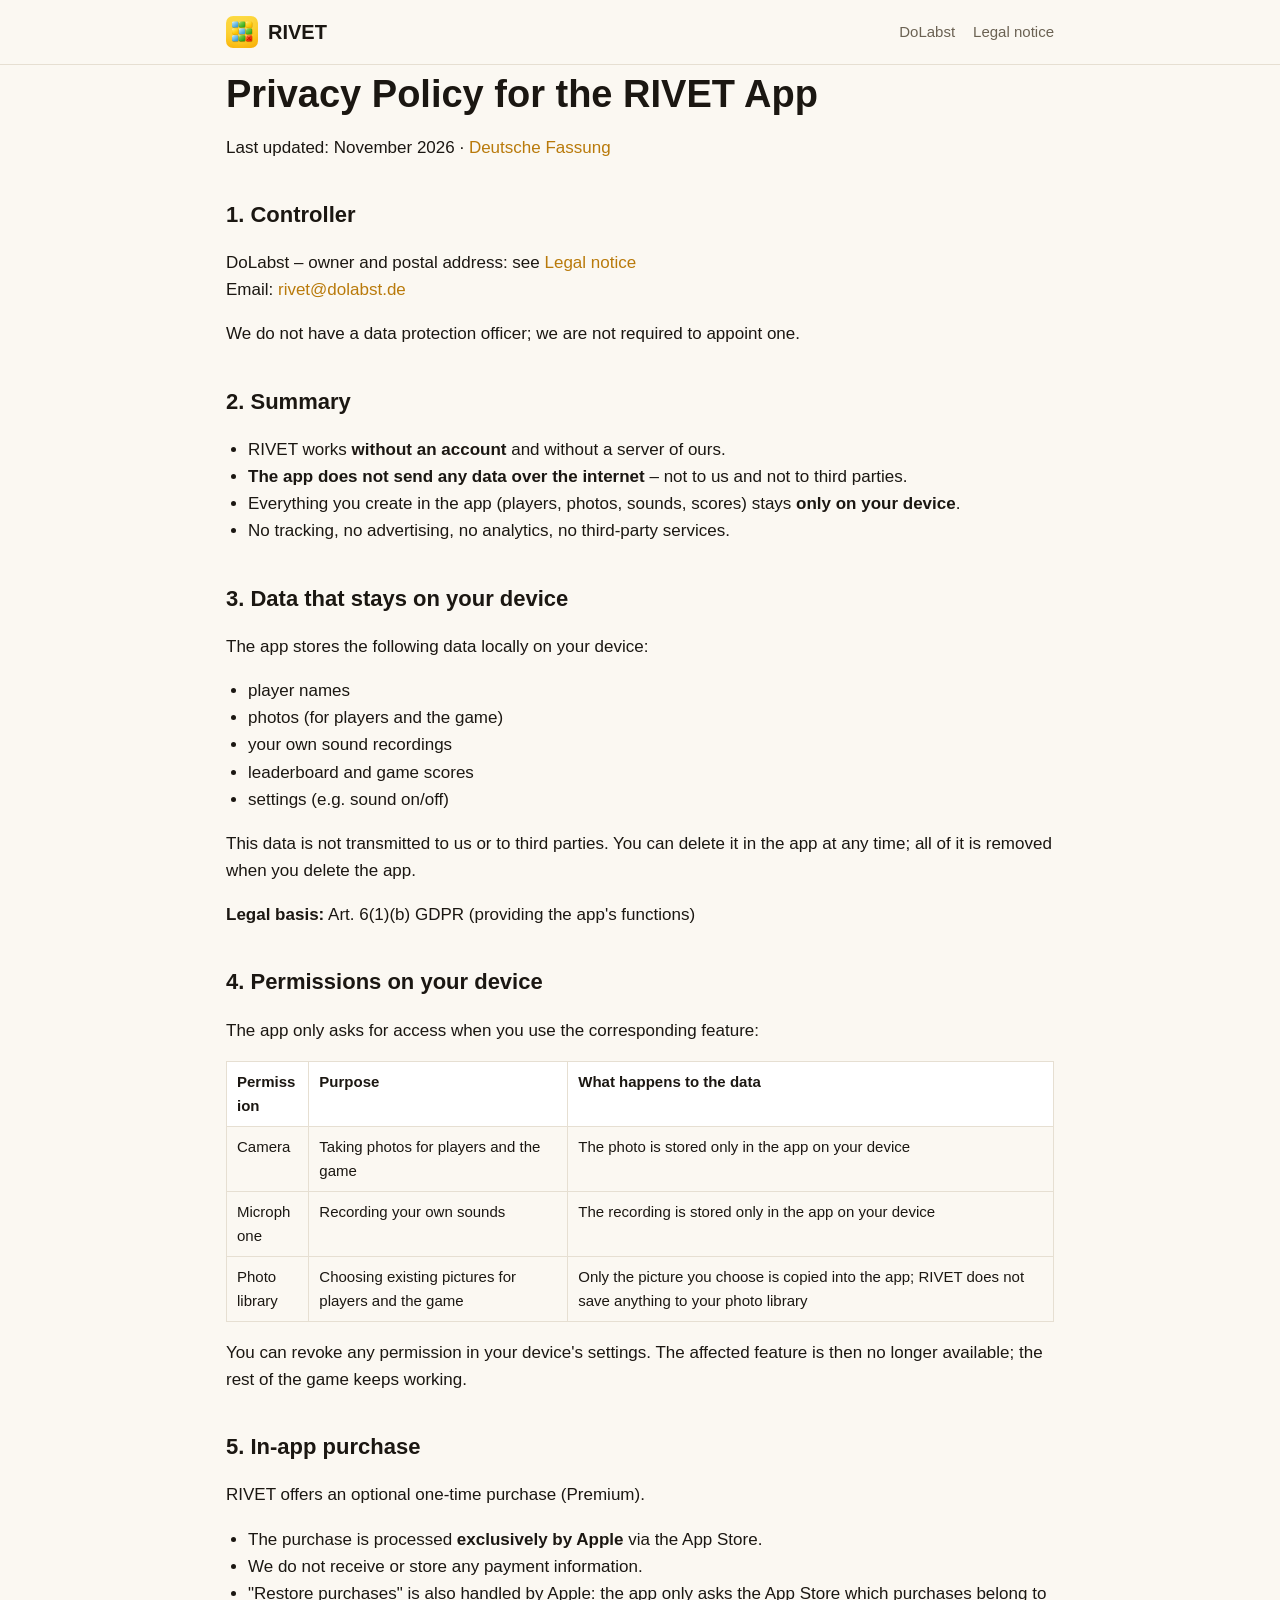
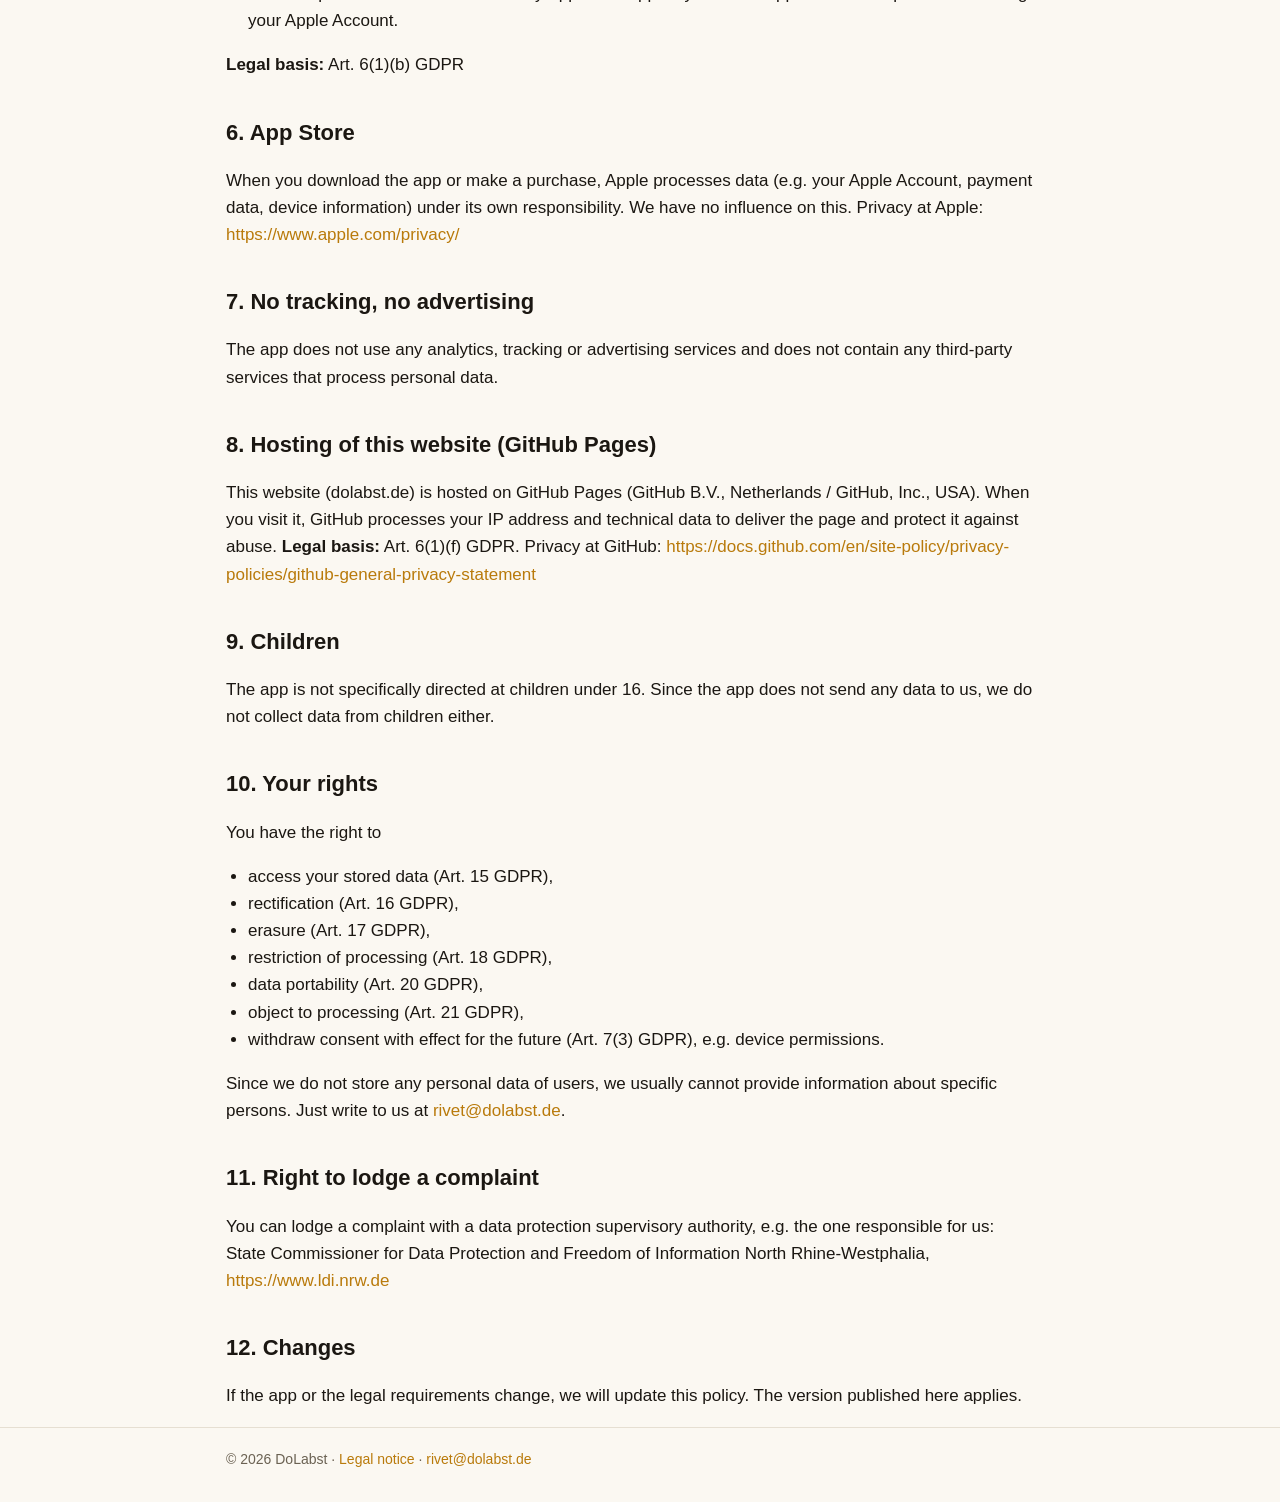
<file: rivet/privacy/index.html>
<!doctype html>
<html lang="en">
<head>
<meta charset="utf-8">
<meta name="viewport" content="width=device-width, initial-scale=1">
<title>Privacy Policy – RIVET</title>
<meta name="description" content="Privacy Policy – RIVET">
<meta name="color-scheme" content="dark light">
<style>:root{--grund:#0B0A09;--flaeche:#1A1714;--rand:#2E2922;--text:#F5EFE3;--leise:#B9AE9A;--akzent:#F2B33D;--akzent-text:#1A1206}
@media (prefers-color-scheme:light){:root{--grund:#FBF8F2;--flaeche:#FFFFFF;--rand:#E6DFD2;--text:#1B1712;--leise:#6B6253;--akzent:#B97A0B;--akzent-text:#FFFFFF}}
*{box-sizing:border-box}
html{-webkit-text-size-adjust:100%}
body{margin:0;background:var(--grund);color:var(--text);font:17px/1.6 -apple-system,BlinkMacSystemFont,"Segoe UI",Roboto,Helvetica,Arial,sans-serif}
a{color:var(--akzent);text-decoration:none}a:hover{text-decoration:underline}
.breite{max-width:860px;margin:0 auto;padding:0 16px}
.kopf{border-bottom:1px solid var(--rand)}
.kopf .breite{display:flex;align-items:center;justify-content:space-between;gap:16px;min-height:64px;flex-wrap:wrap}
.marke{display:flex;align-items:center;gap:10px;font-weight:700;font-size:20px;color:var(--text)}
.marke:hover{text-decoration:none}
.logo{display:inline-grid;place-items:center;width:32px;height:32px;border-radius:9px;background:var(--akzent);color:var(--akzent-text);font-weight:800}
nav{display:flex;gap:18px;font-size:15px}nav a{color:var(--leise)}
main{padding-top:24px;padding-bottom:48px}
.held{text-align:center;padding:48px 0 32px}
.held h1{font-size:clamp(40px,8vw,64px);line-height:1.05;letter-spacing:-.02em;margin:16px 0 12px}
.held .unter{color:var(--akzent);font-weight:600;font-size:clamp(19px,3.5vw,24px);margin:0}
.held .klein{color:var(--leise);margin-top:12px}
.symbol{filter:drop-shadow(0 0 40px rgba(242,179,61,.35))}
.karten,.schritte{display:grid;gap:14px;margin:8px 0 32px}
.karte{display:flex;gap:16px;align-items:center;background:var(--flaeche);border:1px solid var(--rand);border-radius:18px;padding:18px 20px;color:var(--text)}
a.karte:hover{text-decoration:none;border-color:var(--akzent)}
.karte.hervor{border-color:color-mix(in srgb,var(--akzent) 55%,var(--rand))}
.karte h2{margin:0 0 2px;font-size:20px}.karte p{margin:0;color:var(--leise)}
.nr{flex:none;display:grid;place-items:center;width:40px;height:40px;border-radius:50%;background:var(--akzent);color:var(--akzent-text);font-weight:800}
.links h2,.kontakt h2{font-size:20px;margin:28px 0 6px}
.text{overflow-wrap:anywhere}
.text h1{font-size:clamp(28px,6vw,38px);line-height:1.15;margin:8px 0 16px}
.text h2{font-size:22px;margin:36px 0 8px}.text h3{font-size:18px;margin:24px 0 6px}
.text ul{padding-left:22px}
.text hr{border:0;border-top:1px solid var(--rand);margin:40px 0}
.tabelle{overflow-x:auto;margin:12px 0}
table{border-collapse:collapse;width:100%;font-size:15px}
th,td{border:1px solid var(--rand);padding:8px 10px;text-align:left;vertical-align:top}
th{background:var(--flaeche)}
code{font-size:.92em;background:var(--flaeche);padding:1px 5px;border-radius:5px}
.fuss{border-top:1px solid var(--rand);color:var(--leise);font-size:14px;padding:20px 0 32px}
.app-symbol{border-radius:22%}
.kontakt.box{background:var(--flaeche);border:1px solid color-mix(in srgb,var(--akzent) 55%,var(--rand));border-radius:18px;padding:4px 20px 20px;margin:8px 0 24px;text-align:center}
.kontakt.box p{margin:6px 0;color:var(--leise)}
.knopf{display:inline-block;margin-top:8px;padding:10px 20px;border-radius:999px;background:var(--akzent);color:var(--akzent-text);font-weight:700;overflow-wrap:anywhere}.knopf:hover{text-decoration:none;opacity:.9}
</style>
</head>
<body>
<header class="kopf"><div class="breite"><a class="marke" href="/rivet/"><img class="app-symbol" src="/rivet/symbol.png" alt="" width="32" height="32">RIVET</a><nav><a href="/">DoLabst</a><a href="/impressum/">Legal notice</a></nav></div></header>
<main class="breite">
<article class="text">
<h1>Privacy Policy for the RIVET App</h1>
<p>Last updated: November 2026 · <a href="/rivet/datenschutz/">Deutsche Fassung</a></p>
<h2>1. Controller</h2>
<p>DoLabst – owner and postal address: see <a href="/impressum/">Legal notice</a><br>
Email: <a href="mailto:rivet@dolabst.de">rivet@dolabst.de</a></p>
<p>We do not have a data protection officer; we are not required to appoint one.</p>
<h2>2. Summary</h2>
<ul>
<li>RIVET works <strong>without an account</strong> and without a server of ours.</li>
<li><strong>The app does not send any data over the internet</strong> – not to us and not to third parties.</li>
<li>Everything you create in the app (players, photos, sounds, scores) stays <strong>only on your device</strong>.</li>
<li>No tracking, no advertising, no analytics, no third-party services.</li>
</ul>
<h2>3. Data that stays on your device</h2>
<p>The app stores the following data locally on your device:</p>
<ul>
<li>player names</li>
<li>photos (for players and the game)</li>
<li>your own sound recordings</li>
<li>leaderboard and game scores</li>
<li>settings (e.g. sound on/off)</li>
</ul>
<p>This data is not transmitted to us or to third parties. You can delete it in the app at any time; all of it is removed when you delete the app.</p>
<p><strong>Legal basis:</strong> Art. 6(1)(b) GDPR (providing the app's functions)</p>
<h2>4. Permissions on your device</h2>
<p>The app only asks for access when you use the corresponding feature:</p>
<div class="tabelle"><table>
<thead><tr><th>Permission</th><th>Purpose</th><th>What happens to the data</th></tr></thead>
<tbody>
<tr><td>Camera</td><td>Taking photos for players and the game</td><td>The photo is stored only in the app on your device</td></tr>
<tr><td>Microphone</td><td>Recording your own sounds</td><td>The recording is stored only in the app on your device</td></tr>
<tr><td>Photo library</td><td>Choosing existing pictures for players and the game</td><td>Only the picture you choose is copied into the app; RIVET does not save anything to your photo library</td></tr>
</tbody></table></div>
<p>You can revoke any permission in your device's settings. The affected feature is then no longer available; the rest of the game keeps working.</p>
<h2>5. In-app purchase</h2>
<p>RIVET offers an optional one-time purchase (Premium).</p>
<ul>
<li>The purchase is processed <strong>exclusively by Apple</strong> via the App Store.</li>
<li>We do not receive or store any payment information.</li>
<li>"Restore purchases" is also handled by Apple: the app only asks the App Store which purchases belong to your Apple Account.</li>
</ul>
<p><strong>Legal basis:</strong> Art. 6(1)(b) GDPR</p>
<h2>6. App Store</h2>
<p>When you download the app or make a purchase, Apple processes data (e.g. your Apple Account, payment data, device information) under its own responsibility. We have no influence on this. Privacy at Apple: <a href="https://www.apple.com/privacy/">https://www.apple.com/privacy/</a></p>
<h2>7. No tracking, no advertising</h2>
<p>The app does not use any analytics, tracking or advertising services and does not contain any third-party services that process personal data.</p>
<h2>8. Hosting of this website (GitHub Pages)</h2>
<p>This website (dolabst.de) is hosted on GitHub Pages (GitHub B.V., Netherlands / GitHub, Inc., USA). When you visit it, GitHub processes your IP address and technical data to deliver the page and protect it against abuse. <strong>Legal basis:</strong> Art. 6(1)(f) GDPR. Privacy at GitHub: <a href="https://docs.github.com/en/site-policy/privacy-policies/github-general-privacy-statement">https://docs.github.com/en/site-policy/privacy-policies/github-general-privacy-statement</a></p>
<h2>9. Children</h2>
<p>The app is not specifically directed at children under 16. Since the app does not send any data to us, we do not collect data from children either.</p>
<h2>10. Your rights</h2>
<p>You have the right to</p>
<ul>
<li>access your stored data (Art. 15 GDPR),</li>
<li>rectification (Art. 16 GDPR),</li>
<li>erasure (Art. 17 GDPR),</li>
<li>restriction of processing (Art. 18 GDPR),</li>
<li>data portability (Art. 20 GDPR),</li>
<li>object to processing (Art. 21 GDPR),</li>
<li>withdraw consent with effect for the future (Art. 7(3) GDPR), e.g. device permissions.</li>
</ul>
<p>Since we do not store any personal data of users, we usually cannot provide information about specific persons. Just write to us at <a href="mailto:rivet@dolabst.de">rivet@dolabst.de</a>.</p>
<h2>11. Right to lodge a complaint</h2>
<p>You can lodge a complaint with a data protection supervisory authority, e.g. the one responsible for us:<br>
State Commissioner for Data Protection and Freedom of Information North Rhine-Westphalia, <a href="https://www.ldi.nrw.de">https://www.ldi.nrw.de</a></p>
<h2>12. Changes</h2>
<p>If the app or the legal requirements change, we will update this policy. The version published here applies.</p>
</article>
</main>
<footer class="fuss"><div class="breite">© 2026 DoLabst · <a href="/impressum/">Legal notice</a> · <a href="mailto:rivet@dolabst.de">rivet@dolabst.de</a></div></footer>
</body>
</html>
</file>
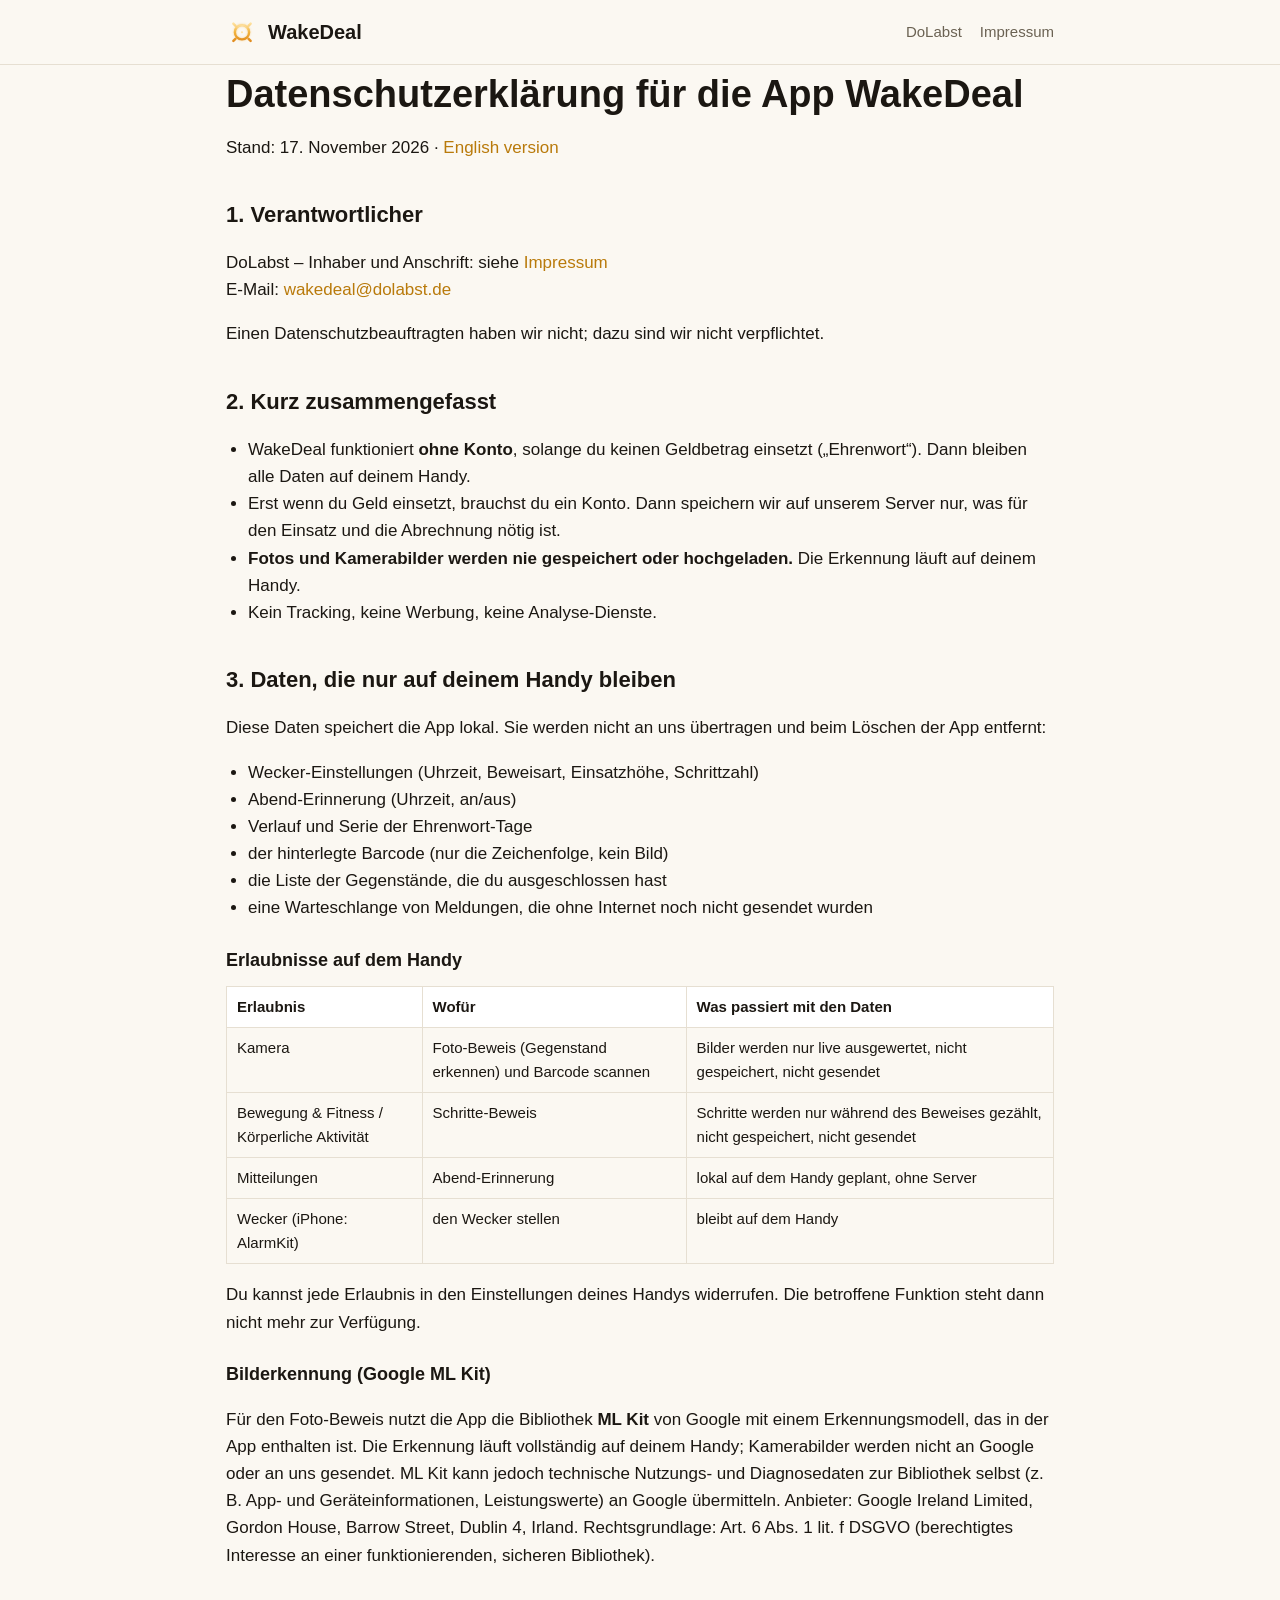
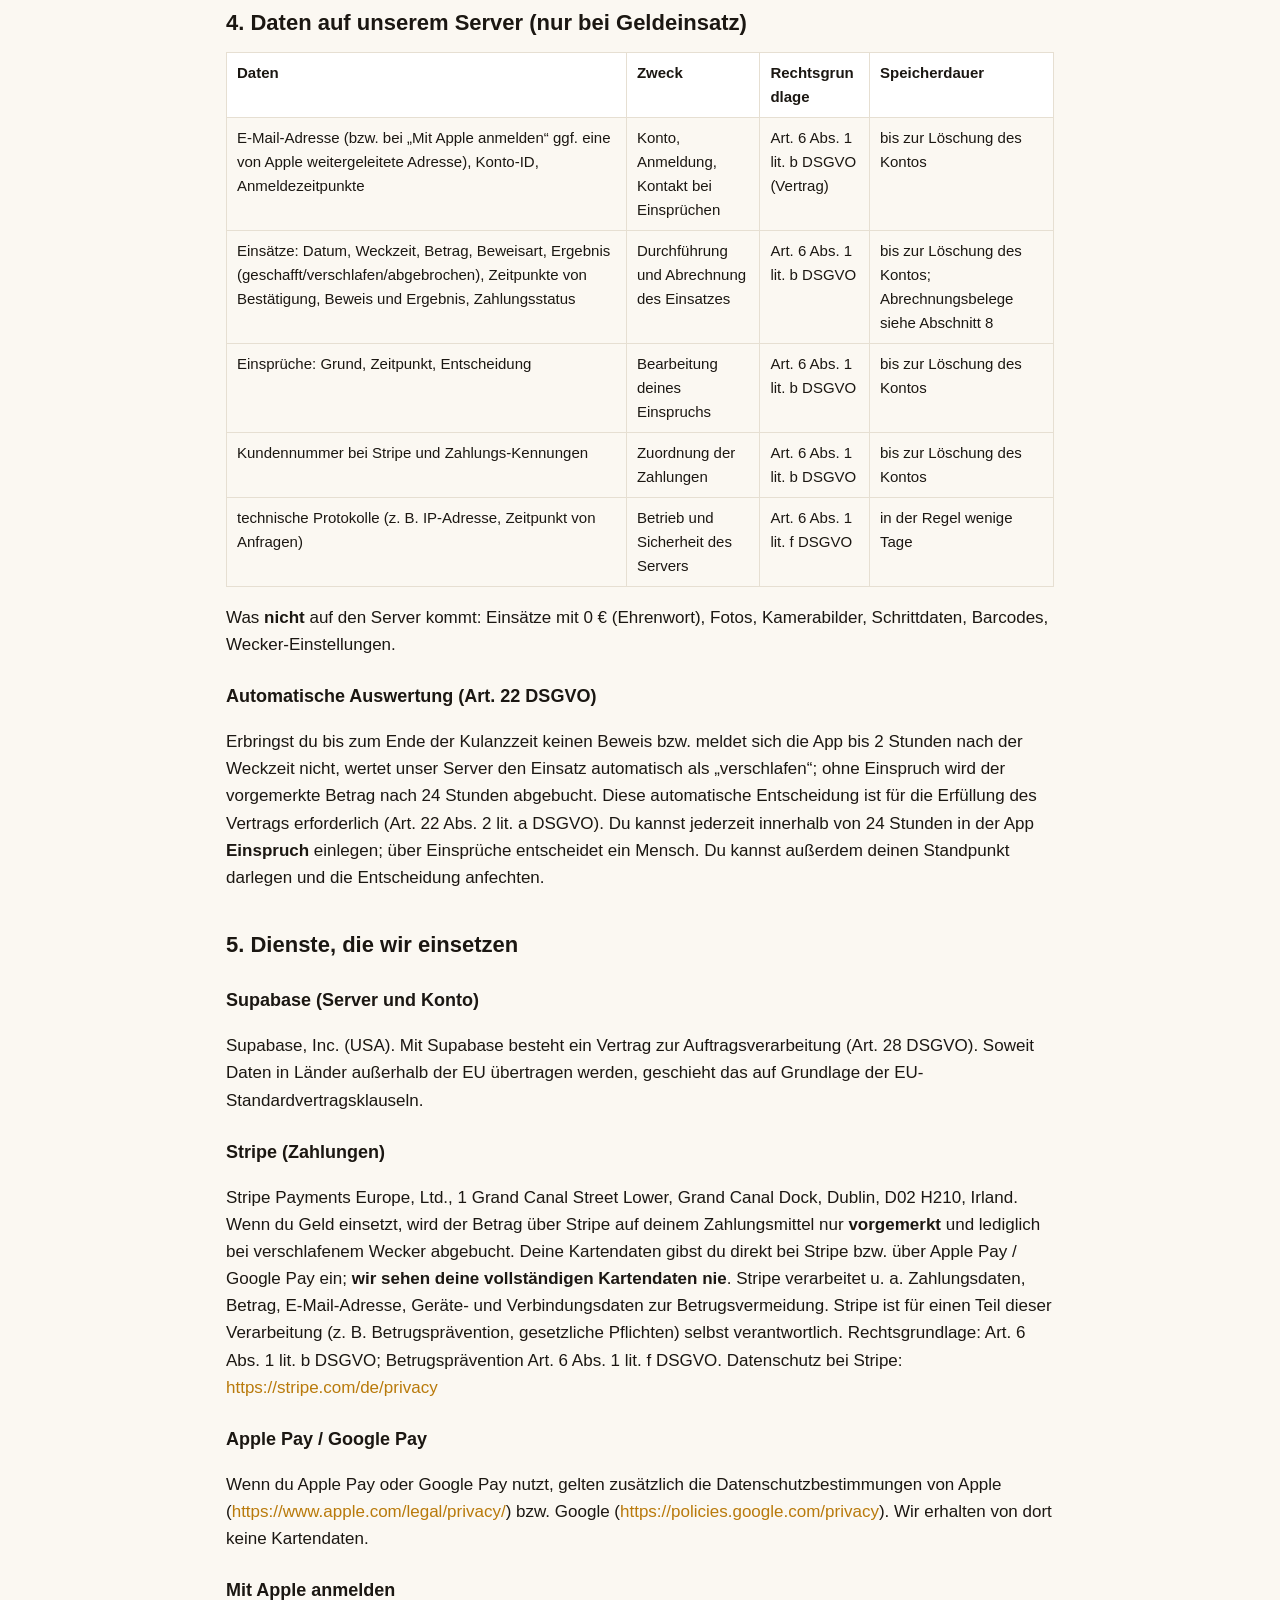
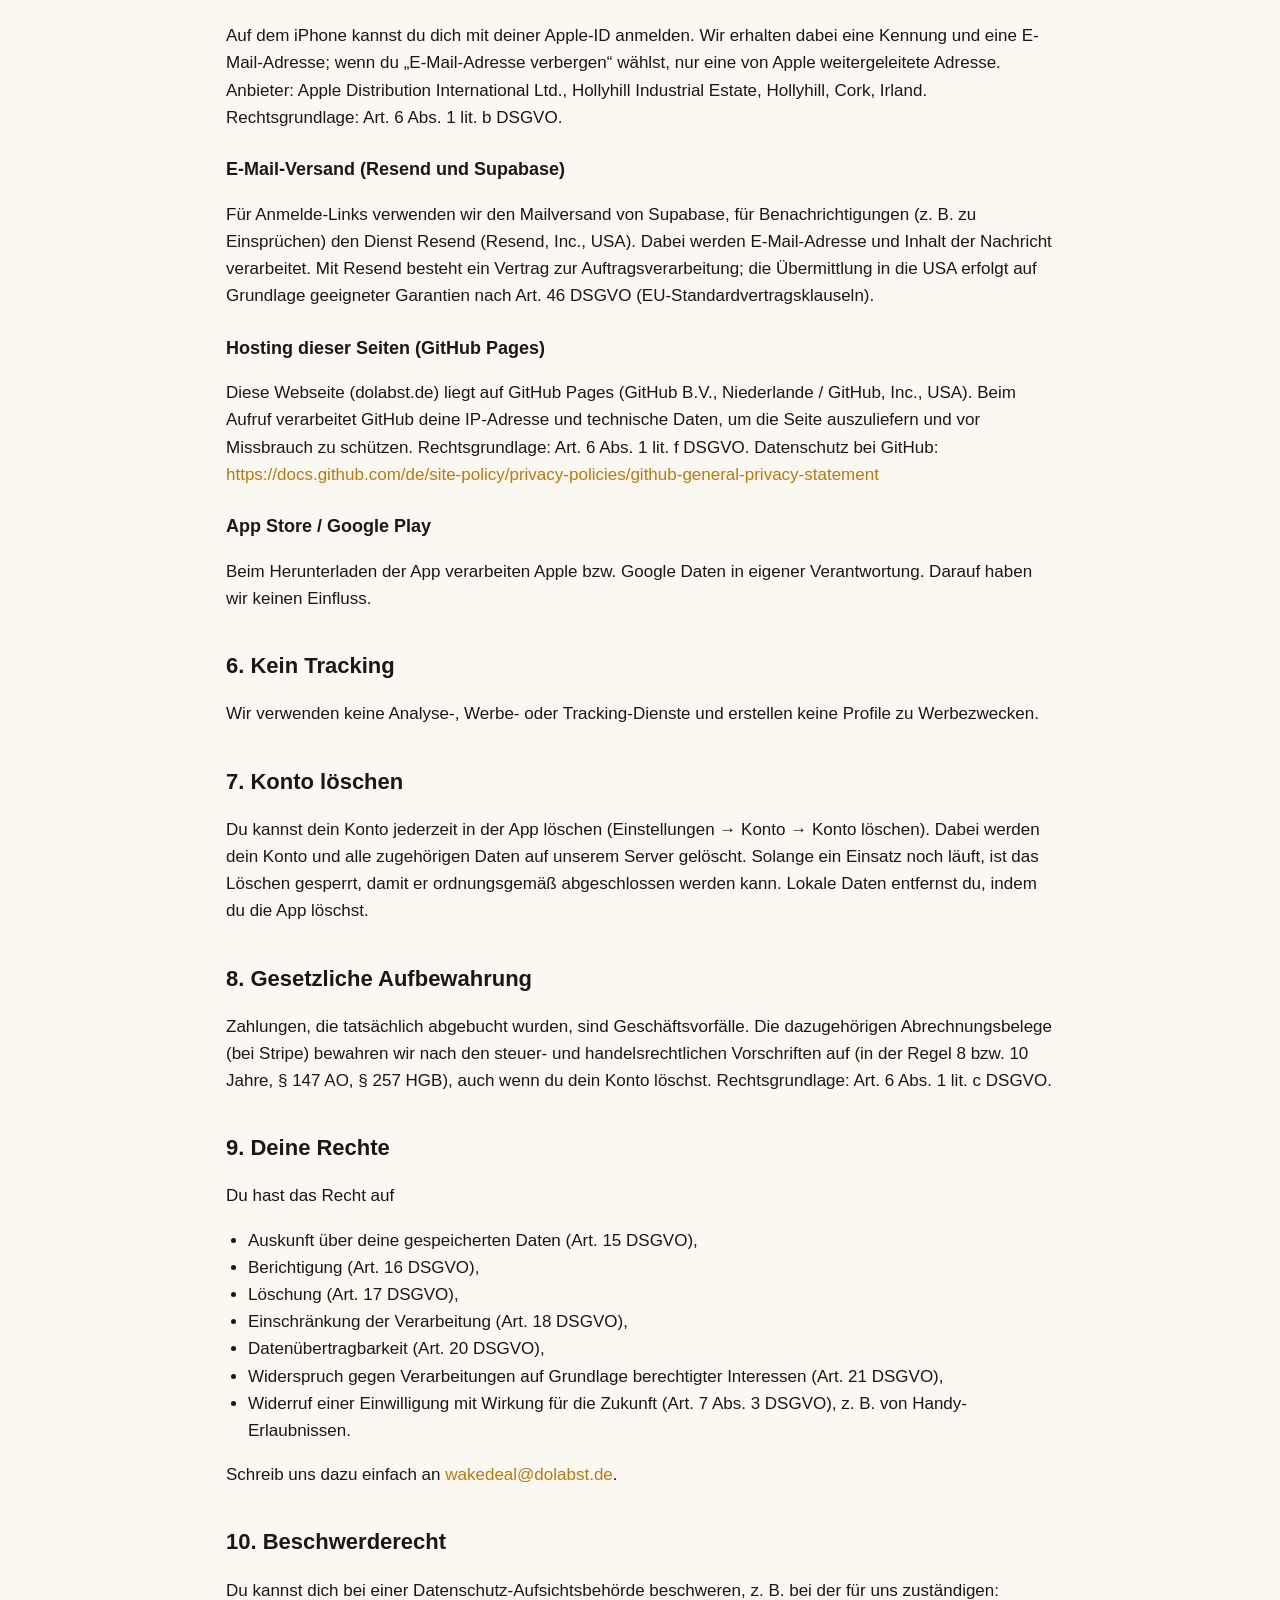
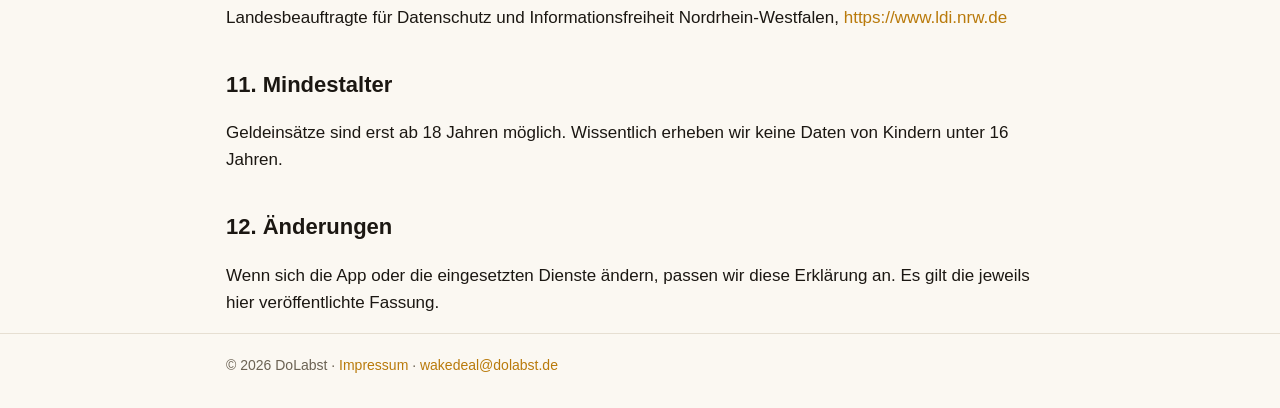
<file: wakedeal/datenschutz/index.html>
<!doctype html>
<html lang="de">
<head>
<meta charset="utf-8">
<meta name="viewport" content="width=device-width, initial-scale=1">
<title>Datenschutzerklärung – WakeDeal</title>
<meta name="description" content="Datenschutzerklärung – WakeDeal">
<meta name="color-scheme" content="dark light">
<style>:root{--grund:#0B0A09;--flaeche:#1A1714;--rand:#2E2922;--text:#F5EFE3;--leise:#B9AE9A;--akzent:#F2B33D;--akzent-text:#1A1206}
@media (prefers-color-scheme:light){:root{--grund:#FBF8F2;--flaeche:#FFFFFF;--rand:#E6DFD2;--text:#1B1712;--leise:#6B6253;--akzent:#B97A0B;--akzent-text:#FFFFFF}}
*{box-sizing:border-box}
html{-webkit-text-size-adjust:100%}
body{margin:0;background:var(--grund);color:var(--text);font:17px/1.6 -apple-system,BlinkMacSystemFont,"Segoe UI",Roboto,Helvetica,Arial,sans-serif}
a{color:var(--akzent);text-decoration:none}a:hover{text-decoration:underline}
.breite{max-width:860px;margin:0 auto;padding:0 16px}
.kopf{border-bottom:1px solid var(--rand)}
.kopf .breite{display:flex;align-items:center;justify-content:space-between;gap:16px;min-height:64px;flex-wrap:wrap}
.marke{display:flex;align-items:center;gap:10px;font-weight:700;font-size:20px;color:var(--text)}
.marke:hover{text-decoration:none}
.logo{display:inline-grid;place-items:center;width:32px;height:32px;border-radius:9px;background:var(--akzent);color:var(--akzent-text);font-weight:800}
nav{display:flex;gap:18px;font-size:15px}nav a{color:var(--leise)}
main{padding-top:24px;padding-bottom:48px}
.held{text-align:center;padding:48px 0 32px}
.held h1{font-size:clamp(40px,8vw,64px);line-height:1.05;letter-spacing:-.02em;margin:16px 0 12px}
.held .unter{color:var(--akzent);font-weight:600;font-size:clamp(19px,3.5vw,24px);margin:0}
.held .klein{color:var(--leise);margin-top:12px}
.symbol{filter:drop-shadow(0 0 40px rgba(242,179,61,.35))}
.karten,.schritte{display:grid;gap:14px;margin:8px 0 32px}
.karte{display:flex;gap:16px;align-items:center;background:var(--flaeche);border:1px solid var(--rand);border-radius:18px;padding:18px 20px;color:var(--text)}
a.karte:hover{text-decoration:none;border-color:var(--akzent)}
.karte.hervor{border-color:color-mix(in srgb,var(--akzent) 55%,var(--rand))}
.karte h2{margin:0 0 2px;font-size:20px}.karte p{margin:0;color:var(--leise)}
.nr{flex:none;display:grid;place-items:center;width:40px;height:40px;border-radius:50%;background:var(--akzent);color:var(--akzent-text);font-weight:800}
.links h2,.kontakt h2{font-size:20px;margin:28px 0 6px}
.text{overflow-wrap:anywhere}
.text h1{font-size:clamp(28px,6vw,38px);line-height:1.15;margin:8px 0 16px}
.text h2{font-size:22px;margin:36px 0 8px}.text h3{font-size:18px;margin:24px 0 6px}
.text ul{padding-left:22px}
.text hr{border:0;border-top:1px solid var(--rand);margin:40px 0}
.tabelle{overflow-x:auto;margin:12px 0}
table{border-collapse:collapse;width:100%;font-size:15px}
th,td{border:1px solid var(--rand);padding:8px 10px;text-align:left;vertical-align:top}
th{background:var(--flaeche)}
code{font-size:.92em;background:var(--flaeche);padding:1px 5px;border-radius:5px}
.fuss{border-top:1px solid var(--rand);color:var(--leise);font-size:14px;padding:20px 0 32px}
.app-symbol{border-radius:22%}
.kontakt.box{background:var(--flaeche);border:1px solid color-mix(in srgb,var(--akzent) 55%,var(--rand));border-radius:18px;padding:4px 20px 20px;margin:8px 0 24px;text-align:center}
.kontakt.box p{margin:6px 0;color:var(--leise)}
.knopf{display:inline-block;margin-top:8px;padding:10px 20px;border-radius:999px;background:var(--akzent);color:var(--akzent-text);font-weight:700;overflow-wrap:anywhere}.knopf:hover{text-decoration:none;opacity:.9}
</style>
</head>
<body>
<header class="kopf"><div class="breite"><a class="marke" href="/wakedeal/"><img src="/wakedeal/symbol.svg" alt="" width="32" height="32">WakeDeal</a><nav><a href="/">DoLabst</a><a href="/impressum/">Impressum</a></nav></div></header>
<main class="breite">
<article class="text">
<h1>Datenschutzerklärung für die App WakeDeal</h1>
<p>Stand: 17. November 2026 · <a href="/wakedeal/privacy/">English version</a></p>
<h2>1. Verantwortlicher</h2>
<p>DoLabst – Inhaber und Anschrift: siehe <a href="/impressum/">Impressum</a><br>
E-Mail: <a href="mailto:wakedeal@dolabst.de">wakedeal@dolabst.de</a></p>
<p>Einen Datenschutzbeauftragten haben wir nicht; dazu sind wir nicht verpflichtet.</p>
<h2>2. Kurz zusammengefasst</h2>
<ul>
<li>WakeDeal funktioniert <strong>ohne Konto</strong>, solange du keinen Geldbetrag einsetzt („Ehrenwort“). Dann bleiben alle Daten auf deinem Handy.</li>
<li>Erst wenn du Geld einsetzt, brauchst du ein Konto. Dann speichern wir auf unserem Server nur, was für den Einsatz und die Abrechnung nötig ist.</li>
<li><strong>Fotos und Kamerabilder werden nie gespeichert oder hochgeladen.</strong> Die Erkennung läuft auf deinem Handy.</li>
<li>Kein Tracking, keine Werbung, keine Analyse-Dienste.</li>
</ul>
<h2>3. Daten, die nur auf deinem Handy bleiben</h2>
<p>Diese Daten speichert die App lokal. Sie werden nicht an uns übertragen und beim Löschen der App entfernt:</p>
<ul>
<li>Wecker-Einstellungen (Uhrzeit, Beweisart, Einsatzhöhe, Schrittzahl)</li>
<li>Abend-Erinnerung (Uhrzeit, an/aus)</li>
<li>Verlauf und Serie der Ehrenwort-Tage</li>
<li>der hinterlegte Barcode (nur die Zeichenfolge, kein Bild)</li>
<li>die Liste der Gegenstände, die du ausgeschlossen hast</li>
<li>eine Warteschlange von Meldungen, die ohne Internet noch nicht gesendet wurden</li>
</ul>
<h3>Erlaubnisse auf dem Handy</h3>
<div class="tabelle"><table>
<thead><tr><th>Erlaubnis</th><th>Wofür</th><th>Was passiert mit den Daten</th></tr></thead>
<tbody>
<tr><td>Kamera</td><td>Foto-Beweis (Gegenstand erkennen) und Barcode scannen</td><td>Bilder werden nur live ausgewertet, nicht gespeichert, nicht gesendet</td></tr>
<tr><td>Bewegung &amp; Fitness / Körperliche Aktivität</td><td>Schritte-Beweis</td><td>Schritte werden nur während des Beweises gezählt, nicht gespeichert, nicht gesendet</td></tr>
<tr><td>Mitteilungen</td><td>Abend-Erinnerung</td><td>lokal auf dem Handy geplant, ohne Server</td></tr>
<tr><td>Wecker (iPhone: AlarmKit)</td><td>den Wecker stellen</td><td>bleibt auf dem Handy</td></tr>
</tbody></table></div>
<p>Du kannst jede Erlaubnis in den Einstellungen deines Handys widerrufen. Die betroffene Funktion steht dann nicht mehr zur Verfügung.</p>
<h3>Bilderkennung (Google ML Kit)</h3>
<p>Für den Foto-Beweis nutzt die App die Bibliothek <strong>ML Kit</strong> von Google mit einem Erkennungsmodell, das in der App enthalten ist. Die Erkennung läuft vollständig auf deinem Handy; Kamerabilder werden nicht an Google oder an uns gesendet. ML Kit kann jedoch technische Nutzungs- und Diagnosedaten zur Bibliothek selbst (z. B. App- und Geräteinformationen, Leistungswerte) an Google übermitteln. Anbieter: Google Ireland Limited, Gordon House, Barrow Street, Dublin 4, Irland. Rechtsgrundlage: Art. 6 Abs. 1 lit. f DSGVO (berechtigtes Interesse an einer funktionierenden, sicheren Bibliothek).</p>
<h2>4. Daten auf unserem Server (nur bei Geldeinsatz)</h2>
<div class="tabelle"><table>
<thead><tr><th>Daten</th><th>Zweck</th><th>Rechtsgrundlage</th><th>Speicherdauer</th></tr></thead>
<tbody>
<tr><td>E-Mail-Adresse (bzw. bei „Mit Apple anmelden“ ggf. eine von Apple weitergeleitete Adresse), Konto-ID, Anmeldezeitpunkte</td><td>Konto, Anmeldung, Kontakt bei Einsprüchen</td><td>Art. 6 Abs. 1 lit. b DSGVO (Vertrag)</td><td>bis zur Löschung des Kontos</td></tr>
<tr><td>Einsätze: Datum, Weckzeit, Betrag, Beweisart, Ergebnis (geschafft/verschlafen/abgebrochen), Zeitpunkte von Bestätigung, Beweis und Ergebnis, Zahlungsstatus</td><td>Durchführung und Abrechnung des Einsatzes</td><td>Art. 6 Abs. 1 lit. b DSGVO</td><td>bis zur Löschung des Kontos; Abrechnungsbelege siehe Abschnitt 8</td></tr>
<tr><td>Einsprüche: Grund, Zeitpunkt, Entscheidung</td><td>Bearbeitung deines Einspruchs</td><td>Art. 6 Abs. 1 lit. b DSGVO</td><td>bis zur Löschung des Kontos</td></tr>
<tr><td>Kundennummer bei Stripe und Zahlungs-Kennungen</td><td>Zuordnung der Zahlungen</td><td>Art. 6 Abs. 1 lit. b DSGVO</td><td>bis zur Löschung des Kontos</td></tr>
<tr><td>technische Protokolle (z. B. IP-Adresse, Zeitpunkt von Anfragen)</td><td>Betrieb und Sicherheit des Servers</td><td>Art. 6 Abs. 1 lit. f DSGVO</td><td>in der Regel wenige Tage</td></tr>
</tbody></table></div>
<p>Was <strong>nicht</strong> auf den Server kommt: Einsätze mit 0 € (Ehrenwort), Fotos, Kamerabilder, Schrittdaten, Barcodes, Wecker-Einstellungen.</p>
<h3>Automatische Auswertung (Art. 22 DSGVO)</h3>
<p>Erbringst du bis zum Ende der Kulanzzeit keinen Beweis bzw. meldet sich die App bis 2 Stunden nach der Weckzeit nicht, wertet unser Server den Einsatz automatisch als „verschlafen“; ohne Einspruch wird der vorgemerkte Betrag nach 24 Stunden abgebucht. Diese automatische Entscheidung ist für die Erfüllung des Vertrags erforderlich (Art. 22 Abs. 2 lit. a DSGVO). Du kannst jederzeit innerhalb von 24 Stunden in der App <strong>Einspruch</strong> einlegen; über Einsprüche entscheidet ein Mensch. Du kannst außerdem deinen Standpunkt darlegen und die Entscheidung anfechten.</p>
<h2>5. Dienste, die wir einsetzen</h2>
<h3>Supabase (Server und Konto)</h3>
<p>Supabase, Inc. (USA). Mit Supabase besteht ein Vertrag zur Auftragsverarbeitung (Art. 28 DSGVO). Soweit Daten in Länder außerhalb der EU übertragen werden, geschieht das auf Grundlage der EU-Standardvertragsklauseln.</p>
<h3>Stripe (Zahlungen)</h3>
<p>Stripe Payments Europe, Ltd., 1 Grand Canal Street Lower, Grand Canal Dock, Dublin, D02 H210, Irland. Wenn du Geld einsetzt, wird der Betrag über Stripe auf deinem Zahlungsmittel nur <strong>vorgemerkt</strong> und lediglich bei verschlafenem Wecker abgebucht. Deine Kartendaten gibst du direkt bei Stripe bzw. über Apple Pay / Google Pay ein; <strong>wir sehen deine vollständigen Kartendaten nie</strong>. Stripe verarbeitet u. a. Zahlungsdaten, Betrag, E-Mail-Adresse, Geräte- und Verbindungsdaten zur Betrugsvermeidung. Stripe ist für einen Teil dieser Verarbeitung (z. B. Betrugsprävention, gesetzliche Pflichten) selbst verantwortlich. Rechtsgrundlage: Art. 6 Abs. 1 lit. b DSGVO; Betrugsprävention Art. 6 Abs. 1 lit. f DSGVO. Datenschutz bei Stripe: <a href="https://stripe.com/de/privacy">https://stripe.com/de/privacy</a></p>
<h3>Apple Pay / Google Pay</h3>
<p>Wenn du Apple Pay oder Google Pay nutzt, gelten zusätzlich die Datenschutzbestimmungen von Apple (<a href="https://www.apple.com/legal/privacy/">https://www.apple.com/legal/privacy/</a>) bzw. Google (<a href="https://policies.google.com/privacy">https://policies.google.com/privacy</a>). Wir erhalten von dort keine Kartendaten.</p>
<h3>Mit Apple anmelden</h3>
<p>Auf dem iPhone kannst du dich mit deiner Apple-ID anmelden. Wir erhalten dabei eine Kennung und eine E-Mail-Adresse; wenn du „E-Mail-Adresse verbergen“ wählst, nur eine von Apple weitergeleitete Adresse. Anbieter: Apple Distribution International Ltd., Hollyhill Industrial Estate, Hollyhill, Cork, Irland. Rechtsgrundlage: Art. 6 Abs. 1 lit. b DSGVO.</p>
<h3>E-Mail-Versand (Resend und Supabase)</h3>
<p>Für Anmelde-Links verwenden wir den Mailversand von Supabase, für Benachrichtigungen (z. B. zu Einsprüchen) den Dienst Resend (Resend, Inc., USA). Dabei werden E-Mail-Adresse und Inhalt der Nachricht verarbeitet. Mit Resend besteht ein Vertrag zur Auftragsverarbeitung; die Übermittlung in die USA erfolgt auf Grundlage geeigneter Garantien nach Art. 46 DSGVO (EU-Standardvertragsklauseln).</p>
<h3>Hosting dieser Seiten (GitHub Pages)</h3>
<p>Diese Webseite (dolabst.de) liegt auf GitHub Pages (GitHub B.V., Niederlande / GitHub, Inc., USA). Beim Aufruf verarbeitet GitHub deine IP-Adresse und technische Daten, um die Seite auszuliefern und vor Missbrauch zu schützen. Rechtsgrundlage: Art. 6 Abs. 1 lit. f DSGVO. Datenschutz bei GitHub: <a href="https://docs.github.com/de/site-policy/privacy-policies/github-general-privacy-statement">https://docs.github.com/de/site-policy/privacy-policies/github-general-privacy-statement</a></p>
<h3>App Store / Google Play</h3>
<p>Beim Herunterladen der App verarbeiten Apple bzw. Google Daten in eigener Verantwortung. Darauf haben wir keinen Einfluss.</p>
<h2>6. Kein Tracking</h2>
<p>Wir verwenden keine Analyse-, Werbe- oder Tracking-Dienste und erstellen keine Profile zu Werbezwecken.</p>
<h2>7. Konto löschen</h2>
<p>Du kannst dein Konto jederzeit in der App löschen (Einstellungen → Konto → Konto löschen). Dabei werden dein Konto und alle zugehörigen Daten auf unserem Server gelöscht. Solange ein Einsatz noch läuft, ist das Löschen gesperrt, damit er ordnungsgemäß abgeschlossen werden kann. Lokale Daten entfernst du, indem du die App löschst.</p>
<h2>8. Gesetzliche Aufbewahrung</h2>
<p>Zahlungen, die tatsächlich abgebucht wurden, sind Geschäftsvorfälle. Die dazugehörigen Abrechnungsbelege (bei Stripe) bewahren wir nach den steuer- und handelsrechtlichen Vorschriften auf (in der Regel 8 bzw. 10 Jahre, § 147 AO, § 257 HGB), auch wenn du dein Konto löschst. Rechtsgrundlage: Art. 6 Abs. 1 lit. c DSGVO.</p>
<h2>9. Deine Rechte</h2>
<p>Du hast das Recht auf</p>
<ul>
<li>Auskunft über deine gespeicherten Daten (Art. 15 DSGVO),</li>
<li>Berichtigung (Art. 16 DSGVO),</li>
<li>Löschung (Art. 17 DSGVO),</li>
<li>Einschränkung der Verarbeitung (Art. 18 DSGVO),</li>
<li>Datenübertragbarkeit (Art. 20 DSGVO),</li>
<li>Widerspruch gegen Verarbeitungen auf Grundlage berechtigter Interessen (Art. 21 DSGVO),</li>
<li>Widerruf einer Einwilligung mit Wirkung für die Zukunft (Art. 7 Abs. 3 DSGVO), z. B. von Handy-Erlaubnissen.</li>
</ul>
<p>Schreib uns dazu einfach an <a href="mailto:wakedeal@dolabst.de">wakedeal@dolabst.de</a>.</p>
<h2>10. Beschwerderecht</h2>
<p>Du kannst dich bei einer Datenschutz-Aufsichtsbehörde beschweren, z. B. bei der für uns zuständigen:<br>
Landesbeauftragte für Datenschutz und Informationsfreiheit Nordrhein-Westfalen, <a href="https://www.ldi.nrw.de">https://www.ldi.nrw.de</a></p>
<h2>11. Mindestalter</h2>
<p>Geldeinsätze sind erst ab 18 Jahren möglich. Wissentlich erheben wir keine Daten von Kindern unter 16 Jahren.</p>
<h2>12. Änderungen</h2>
<p>Wenn sich die App oder die eingesetzten Dienste ändern, passen wir diese Erklärung an. Es gilt die jeweils hier veröffentlichte Fassung.</p>
</article>
</main>
<footer class="fuss"><div class="breite">© 2026 DoLabst · <a href="/impressum/">Impressum</a> · <a href="mailto:wakedeal@dolabst.de">wakedeal@dolabst.de</a></div></footer>
</body>
</html>
</file>
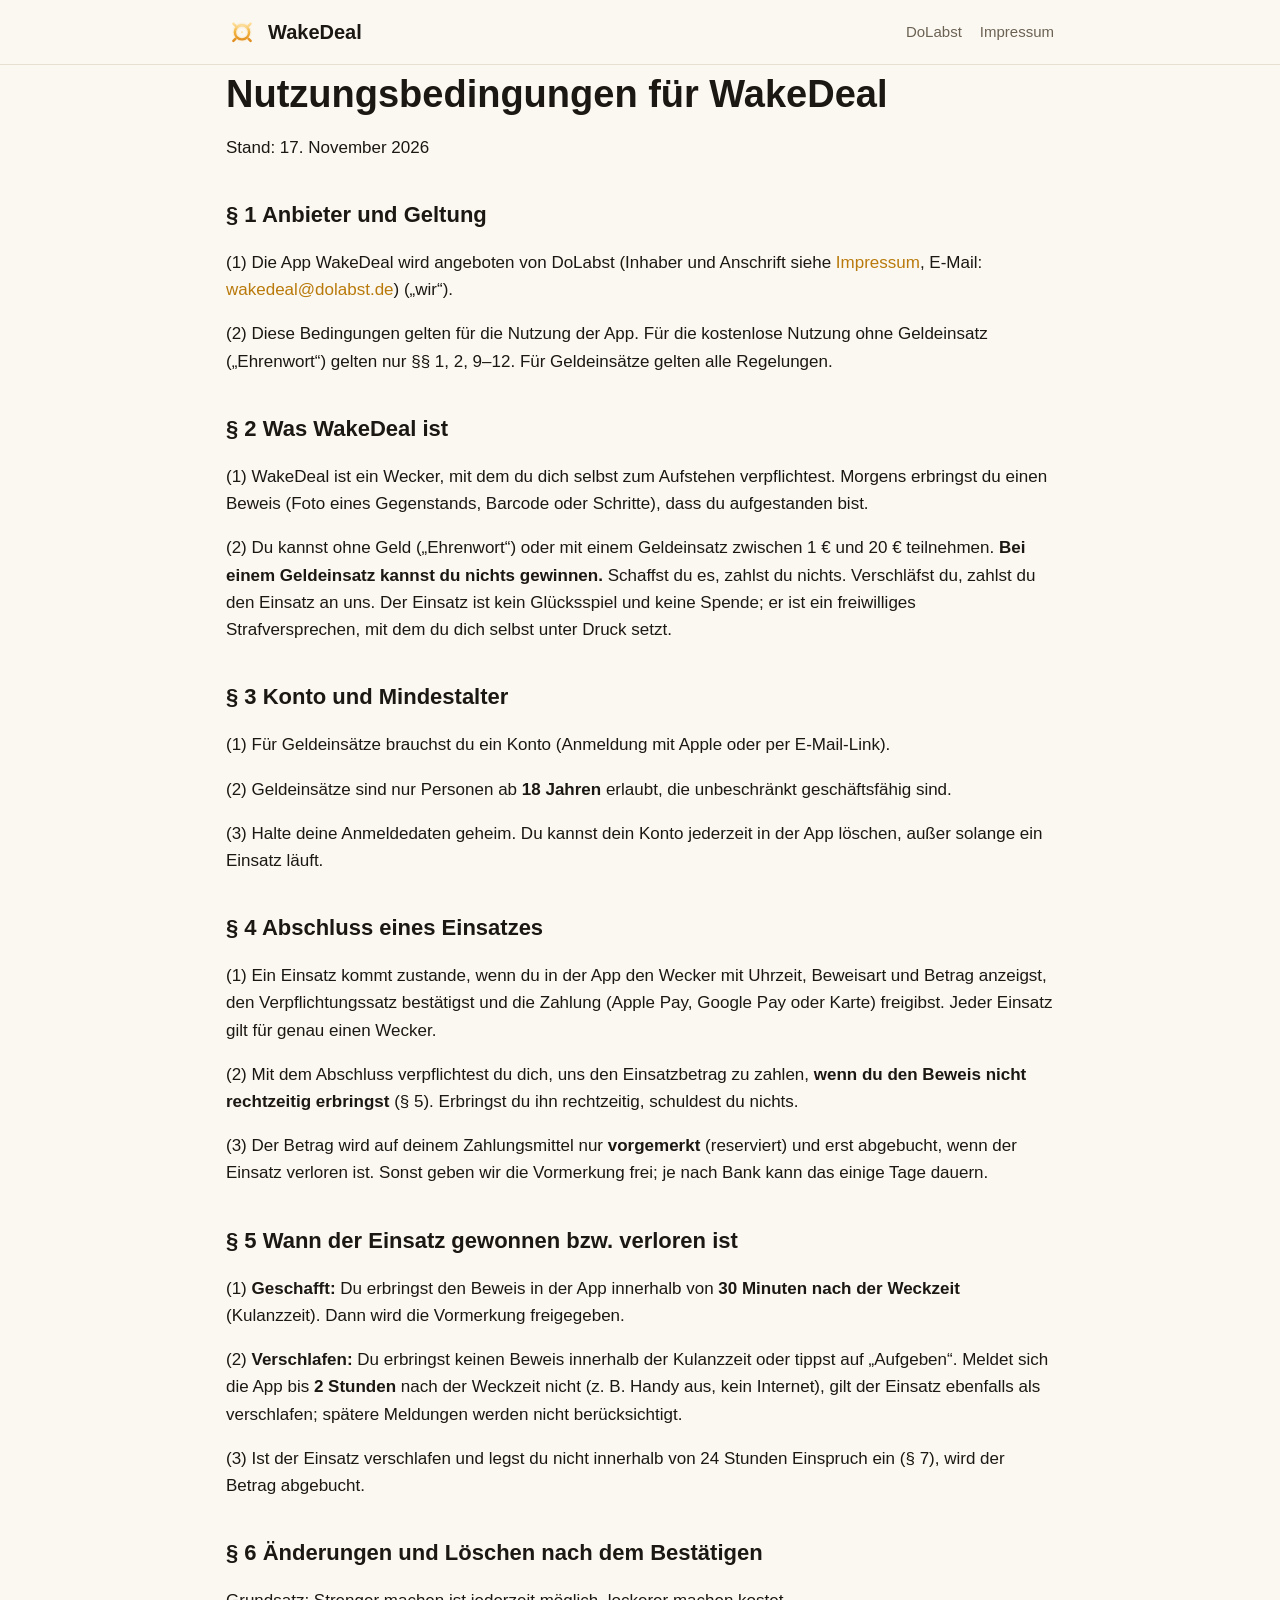
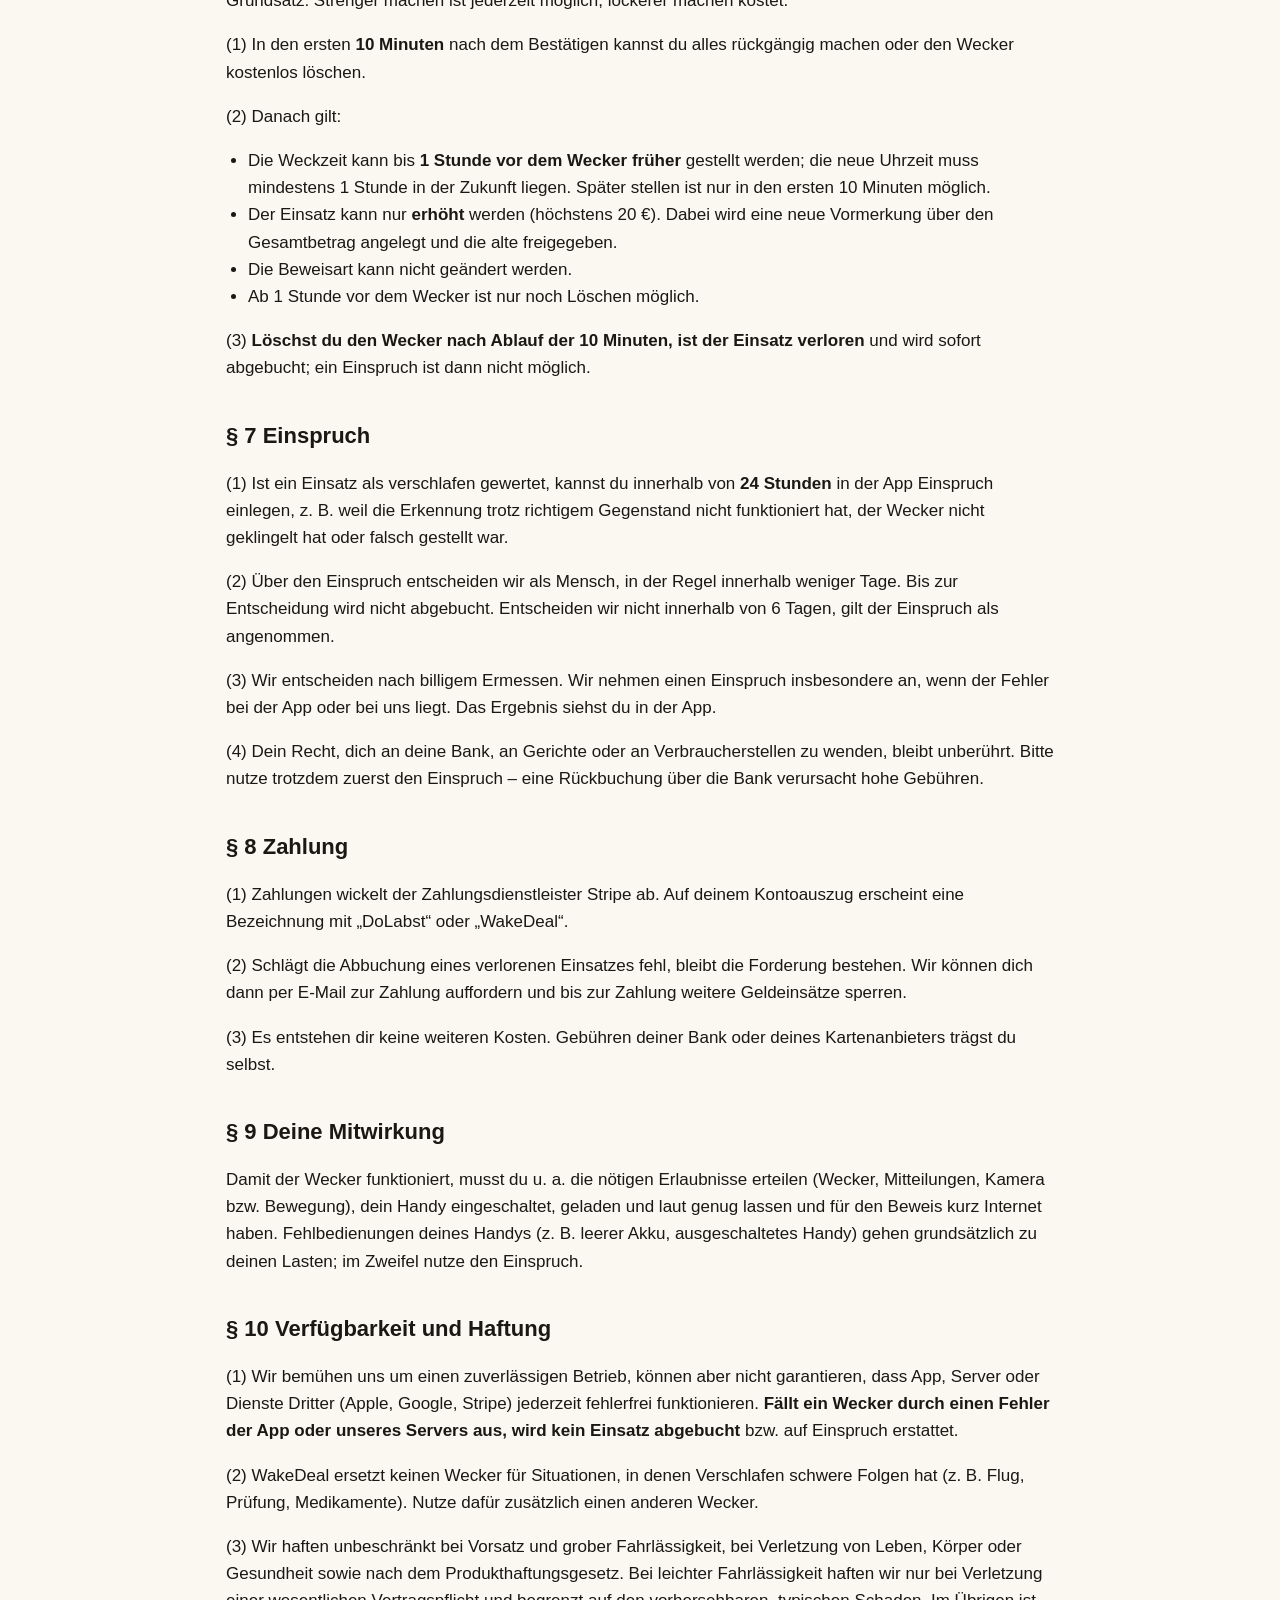
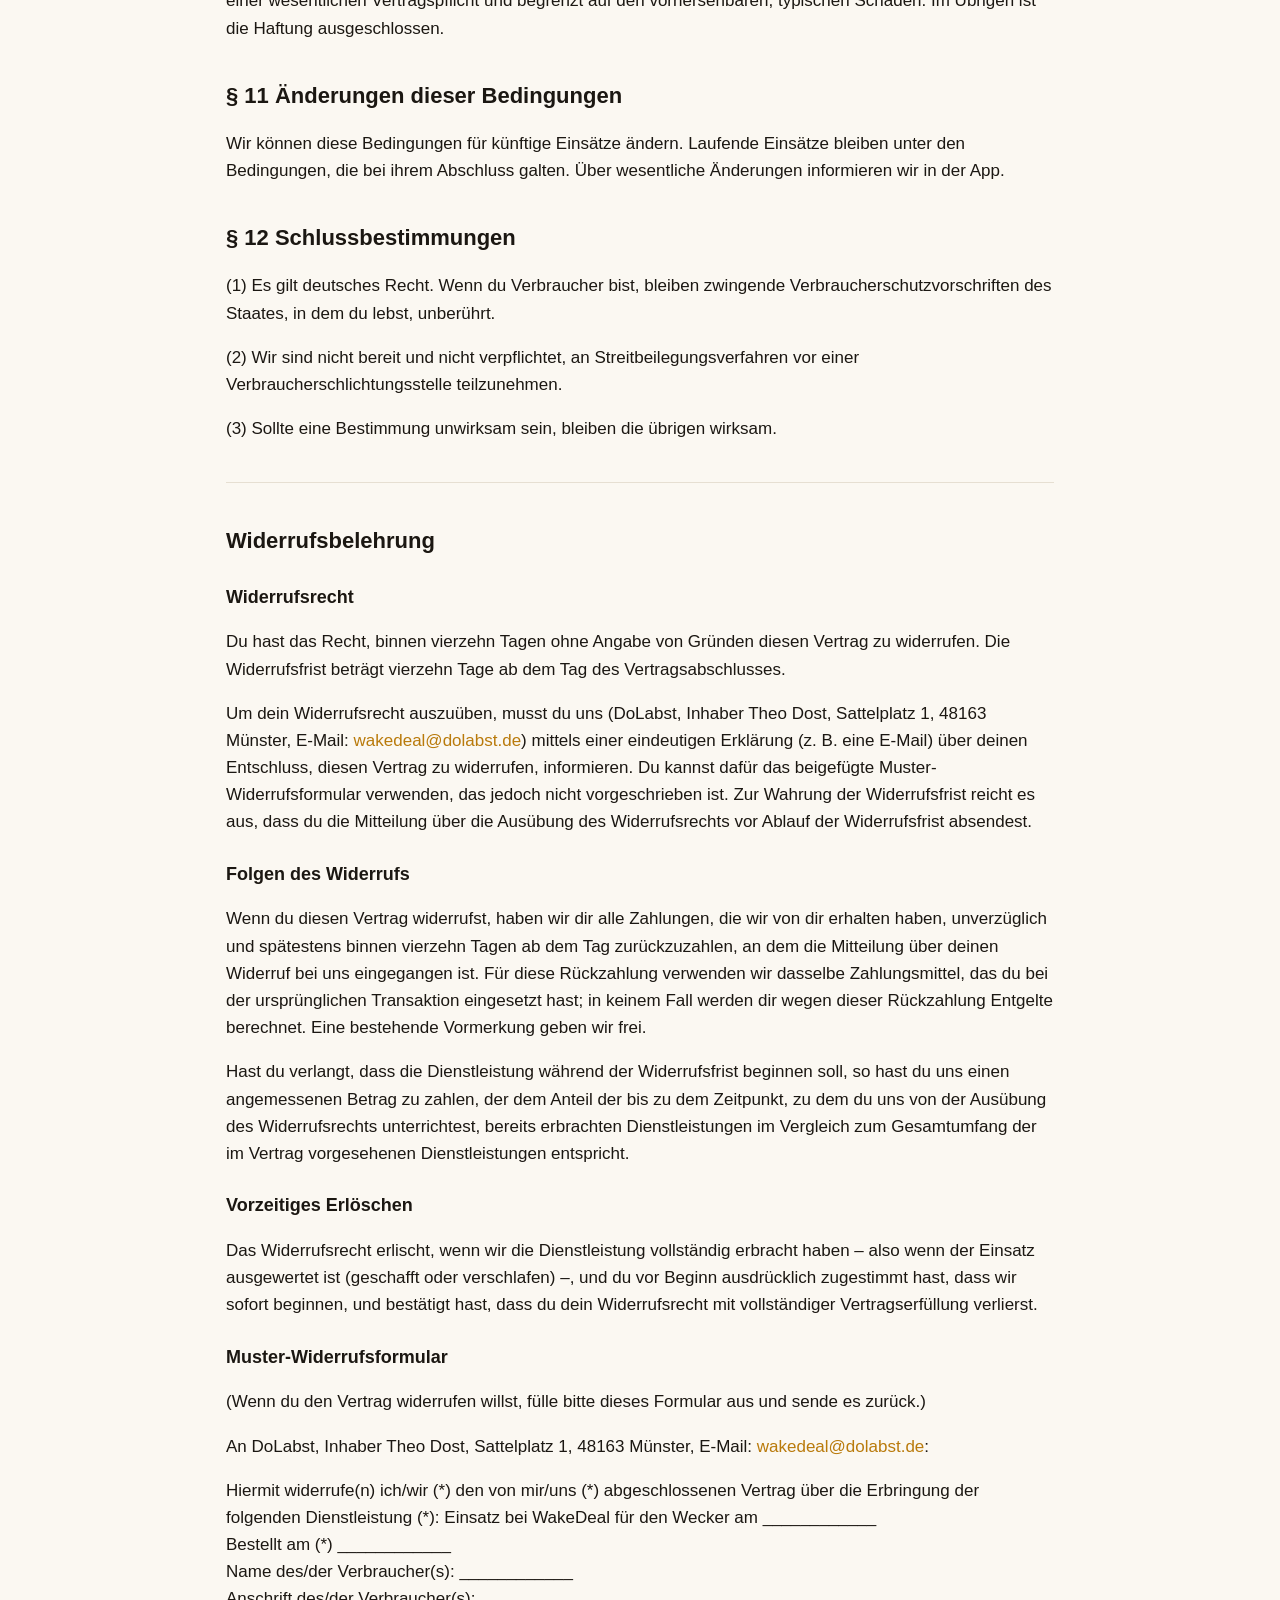
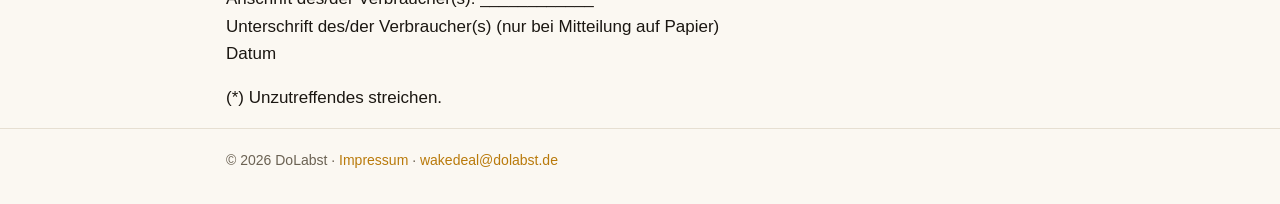
<file: wakedeal/nutzungsbedingungen/index.html>
<!doctype html>
<html lang="de">
<head>
<meta charset="utf-8">
<meta name="viewport" content="width=device-width, initial-scale=1">
<title>Nutzungsbedingungen – WakeDeal</title>
<meta name="description" content="Nutzungsbedingungen – WakeDeal">
<meta name="color-scheme" content="dark light">
<style>:root{--grund:#0B0A09;--flaeche:#1A1714;--rand:#2E2922;--text:#F5EFE3;--leise:#B9AE9A;--akzent:#F2B33D;--akzent-text:#1A1206}
@media (prefers-color-scheme:light){:root{--grund:#FBF8F2;--flaeche:#FFFFFF;--rand:#E6DFD2;--text:#1B1712;--leise:#6B6253;--akzent:#B97A0B;--akzent-text:#FFFFFF}}
*{box-sizing:border-box}
html{-webkit-text-size-adjust:100%}
body{margin:0;background:var(--grund);color:var(--text);font:17px/1.6 -apple-system,BlinkMacSystemFont,"Segoe UI",Roboto,Helvetica,Arial,sans-serif}
a{color:var(--akzent);text-decoration:none}a:hover{text-decoration:underline}
.breite{max-width:860px;margin:0 auto;padding:0 16px}
.kopf{border-bottom:1px solid var(--rand)}
.kopf .breite{display:flex;align-items:center;justify-content:space-between;gap:16px;min-height:64px;flex-wrap:wrap}
.marke{display:flex;align-items:center;gap:10px;font-weight:700;font-size:20px;color:var(--text)}
.marke:hover{text-decoration:none}
.logo{display:inline-grid;place-items:center;width:32px;height:32px;border-radius:9px;background:var(--akzent);color:var(--akzent-text);font-weight:800}
nav{display:flex;gap:18px;font-size:15px}nav a{color:var(--leise)}
main{padding-top:24px;padding-bottom:48px}
.held{text-align:center;padding:48px 0 32px}
.held h1{font-size:clamp(40px,8vw,64px);line-height:1.05;letter-spacing:-.02em;margin:16px 0 12px}
.held .unter{color:var(--akzent);font-weight:600;font-size:clamp(19px,3.5vw,24px);margin:0}
.held .klein{color:var(--leise);margin-top:12px}
.symbol{filter:drop-shadow(0 0 40px rgba(242,179,61,.35))}
.karten,.schritte{display:grid;gap:14px;margin:8px 0 32px}
.karte{display:flex;gap:16px;align-items:center;background:var(--flaeche);border:1px solid var(--rand);border-radius:18px;padding:18px 20px;color:var(--text)}
a.karte:hover{text-decoration:none;border-color:var(--akzent)}
.karte.hervor{border-color:color-mix(in srgb,var(--akzent) 55%,var(--rand))}
.karte h2{margin:0 0 2px;font-size:20px}.karte p{margin:0;color:var(--leise)}
.nr{flex:none;display:grid;place-items:center;width:40px;height:40px;border-radius:50%;background:var(--akzent);color:var(--akzent-text);font-weight:800}
.links h2,.kontakt h2{font-size:20px;margin:28px 0 6px}
.text{overflow-wrap:anywhere}
.text h1{font-size:clamp(28px,6vw,38px);line-height:1.15;margin:8px 0 16px}
.text h2{font-size:22px;margin:36px 0 8px}.text h3{font-size:18px;margin:24px 0 6px}
.text ul{padding-left:22px}
.text hr{border:0;border-top:1px solid var(--rand);margin:40px 0}
.tabelle{overflow-x:auto;margin:12px 0}
table{border-collapse:collapse;width:100%;font-size:15px}
th,td{border:1px solid var(--rand);padding:8px 10px;text-align:left;vertical-align:top}
th{background:var(--flaeche)}
code{font-size:.92em;background:var(--flaeche);padding:1px 5px;border-radius:5px}
.fuss{border-top:1px solid var(--rand);color:var(--leise);font-size:14px;padding:20px 0 32px}
.app-symbol{border-radius:22%}
.kontakt.box{background:var(--flaeche);border:1px solid color-mix(in srgb,var(--akzent) 55%,var(--rand));border-radius:18px;padding:4px 20px 20px;margin:8px 0 24px;text-align:center}
.kontakt.box p{margin:6px 0;color:var(--leise)}
.knopf{display:inline-block;margin-top:8px;padding:10px 20px;border-radius:999px;background:var(--akzent);color:var(--akzent-text);font-weight:700;overflow-wrap:anywhere}.knopf:hover{text-decoration:none;opacity:.9}
</style>
</head>
<body>
<header class="kopf"><div class="breite"><a class="marke" href="/wakedeal/"><img src="/wakedeal/symbol.svg" alt="" width="32" height="32">WakeDeal</a><nav><a href="/">DoLabst</a><a href="/impressum/">Impressum</a></nav></div></header>
<main class="breite">
<article class="text">
<h1>Nutzungsbedingungen für WakeDeal</h1>
<p>Stand: 17. November 2026</p>
<h2>§ 1 Anbieter und Geltung</h2>
<p>(1) Die App WakeDeal wird angeboten von DoLabst (Inhaber und Anschrift siehe <a href="/impressum/">Impressum</a>, E-Mail: <a href="mailto:wakedeal@dolabst.de">wakedeal@dolabst.de</a>) („wir“).</p>
<p>(2) Diese Bedingungen gelten für die Nutzung der App. Für die kostenlose Nutzung ohne Geldeinsatz („Ehrenwort“) gelten nur §§ 1, 2, 9–12. Für Geldeinsätze gelten alle Regelungen.</p>
<h2>§ 2 Was WakeDeal ist</h2>
<p>(1) WakeDeal ist ein Wecker, mit dem du dich selbst zum Aufstehen verpflichtest. Morgens erbringst du einen Beweis (Foto eines Gegenstands, Barcode oder Schritte), dass du aufgestanden bist.</p>
<p>(2) Du kannst ohne Geld („Ehrenwort“) oder mit einem Geldeinsatz zwischen 1 € und 20 € teilnehmen. <strong>Bei einem Geldeinsatz kannst du nichts gewinnen.</strong> Schaffst du es, zahlst du nichts. Verschläfst du, zahlst du den Einsatz an uns. Der Einsatz ist kein Glücksspiel und keine Spende; er ist ein freiwilliges Strafversprechen, mit dem du dich selbst unter Druck setzt.</p>
<h2>§ 3 Konto und Mindestalter</h2>
<p>(1) Für Geldeinsätze brauchst du ein Konto (Anmeldung mit Apple oder per E-Mail-Link).</p>
<p>(2) Geldeinsätze sind nur Personen ab <strong>18 Jahren</strong> erlaubt, die unbeschränkt geschäftsfähig sind.</p>
<p>(3) Halte deine Anmeldedaten geheim. Du kannst dein Konto jederzeit in der App löschen, außer solange ein Einsatz läuft.</p>
<h2>§ 4 Abschluss eines Einsatzes</h2>
<p>(1) Ein Einsatz kommt zustande, wenn du in der App den Wecker mit Uhrzeit, Beweisart und Betrag anzeigst, den Verpflichtungssatz bestätigst und die Zahlung (Apple Pay, Google Pay oder Karte) freigibst. Jeder Einsatz gilt für genau einen Wecker.</p>
<p>(2) Mit dem Abschluss verpflichtest du dich, uns den Einsatzbetrag zu zahlen, <strong>wenn du den Beweis nicht rechtzeitig erbringst</strong> (§ 5). Erbringst du ihn rechtzeitig, schuldest du nichts.</p>
<p>(3) Der Betrag wird auf deinem Zahlungsmittel nur <strong>vorgemerkt</strong> (reserviert) und erst abgebucht, wenn der Einsatz verloren ist. Sonst geben wir die Vormerkung frei; je nach Bank kann das einige Tage dauern.</p>
<h2>§ 5 Wann der Einsatz gewonnen bzw. verloren ist</h2>
<p>(1) <strong>Geschafft:</strong> Du erbringst den Beweis in der App innerhalb von <strong>30 Minuten nach der Weckzeit</strong> (Kulanzzeit). Dann wird die Vormerkung freigegeben.</p>
<p>(2) <strong>Verschlafen:</strong> Du erbringst keinen Beweis innerhalb der Kulanzzeit oder tippst auf „Aufgeben“. Meldet sich die App bis <strong>2 Stunden</strong> nach der Weckzeit nicht (z. B. Handy aus, kein Internet), gilt der Einsatz ebenfalls als verschlafen; spätere Meldungen werden nicht berücksichtigt.</p>
<p>(3) Ist der Einsatz verschlafen und legst du nicht innerhalb von 24 Stunden Einspruch ein (§ 7), wird der Betrag abgebucht.</p>
<h2>§ 6 Änderungen und Löschen nach dem Bestätigen</h2>
<p>Grundsatz: Strenger machen ist jederzeit möglich, lockerer machen kostet.</p>
<p>(1) In den ersten <strong>10 Minuten</strong> nach dem Bestätigen kannst du alles rückgängig machen oder den Wecker kostenlos löschen.</p>
<p>(2) Danach gilt:</p>
<ul>
<li>Die Weckzeit kann bis <strong>1 Stunde vor dem Wecker früher</strong> gestellt werden; die neue Uhrzeit muss mindestens 1 Stunde in der Zukunft liegen. Später stellen ist nur in den ersten 10 Minuten möglich.</li>
<li>Der Einsatz kann nur <strong>erhöht</strong> werden (höchstens 20 €). Dabei wird eine neue Vormerkung über den Gesamtbetrag angelegt und die alte freigegeben.</li>
<li>Die Beweisart kann nicht geändert werden.</li>
<li>Ab 1 Stunde vor dem Wecker ist nur noch Löschen möglich.</li>
</ul>
<p>(3) <strong>Löschst du den Wecker nach Ablauf der 10 Minuten, ist der Einsatz verloren</strong> und wird sofort abgebucht; ein Einspruch ist dann nicht möglich.</p>
<h2>§ 7 Einspruch</h2>
<p>(1) Ist ein Einsatz als verschlafen gewertet, kannst du innerhalb von <strong>24 Stunden</strong> in der App Einspruch einlegen, z. B. weil die Erkennung trotz richtigem Gegenstand nicht funktioniert hat, der Wecker nicht geklingelt hat oder falsch gestellt war.</p>
<p>(2) Über den Einspruch entscheiden wir als Mensch, in der Regel innerhalb weniger Tage. Bis zur Entscheidung wird nicht abgebucht. Entscheiden wir nicht innerhalb von 6 Tagen, gilt der Einspruch als angenommen.</p>
<p>(3) Wir entscheiden nach billigem Ermessen. Wir nehmen einen Einspruch insbesondere an, wenn der Fehler bei der App oder bei uns liegt. Das Ergebnis siehst du in der App.</p>
<p>(4) Dein Recht, dich an deine Bank, an Gerichte oder an Verbraucherstellen zu wenden, bleibt unberührt. Bitte nutze trotzdem zuerst den Einspruch – eine Rückbuchung über die Bank verursacht hohe Gebühren.</p>
<h2>§ 8 Zahlung</h2>
<p>(1) Zahlungen wickelt der Zahlungsdienstleister Stripe ab. Auf deinem Kontoauszug erscheint eine Bezeichnung mit „DoLabst“ oder „WakeDeal“.</p>
<p>(2) Schlägt die Abbuchung eines verlorenen Einsatzes fehl, bleibt die Forderung bestehen. Wir können dich dann per E-Mail zur Zahlung auffordern und bis zur Zahlung weitere Geldeinsätze sperren.</p>
<p>(3) Es entstehen dir keine weiteren Kosten. Gebühren deiner Bank oder deines Kartenanbieters trägst du selbst.</p>
<h2>§ 9 Deine Mitwirkung</h2>
<p>Damit der Wecker funktioniert, musst du u. a. die nötigen Erlaubnisse erteilen (Wecker, Mitteilungen, Kamera bzw. Bewegung), dein Handy eingeschaltet, geladen und laut genug lassen und für den Beweis kurz Internet haben. Fehlbedienungen deines Handys (z. B. leerer Akku, ausgeschaltetes Handy) gehen grundsätzlich zu deinen Lasten; im Zweifel nutze den Einspruch.</p>
<h2>§ 10 Verfügbarkeit und Haftung</h2>
<p>(1) Wir bemühen uns um einen zuverlässigen Betrieb, können aber nicht garantieren, dass App, Server oder Dienste Dritter (Apple, Google, Stripe) jederzeit fehlerfrei funktionieren. <strong>Fällt ein Wecker durch einen Fehler der App oder unseres Servers aus, wird kein Einsatz abgebucht</strong> bzw. auf Einspruch erstattet.</p>
<p>(2) WakeDeal ersetzt keinen Wecker für Situationen, in denen Verschlafen schwere Folgen hat (z. B. Flug, Prüfung, Medikamente). Nutze dafür zusätzlich einen anderen Wecker.</p>
<p>(3) Wir haften unbeschränkt bei Vorsatz und grober Fahrlässigkeit, bei Verletzung von Leben, Körper oder Gesundheit sowie nach dem Produkthaftungsgesetz. Bei leichter Fahrlässigkeit haften wir nur bei Verletzung einer wesentlichen Vertragspflicht und begrenzt auf den vorhersehbaren, typischen Schaden. Im Übrigen ist die Haftung ausgeschlossen.</p>
<h2>§ 11 Änderungen dieser Bedingungen</h2>
<p>Wir können diese Bedingungen für künftige Einsätze ändern. Laufende Einsätze bleiben unter den Bedingungen, die bei ihrem Abschluss galten. Über wesentliche Änderungen informieren wir in der App.</p>
<h2>§ 12 Schlussbestimmungen</h2>
<p>(1) Es gilt deutsches Recht. Wenn du Verbraucher bist, bleiben zwingende Verbraucherschutzvorschriften des Staates, in dem du lebst, unberührt.</p>
<p>(2) Wir sind nicht bereit und nicht verpflichtet, an Streitbeilegungsverfahren vor einer Verbraucherschlichtungsstelle teilzunehmen.</p>
<p>(3) Sollte eine Bestimmung unwirksam sein, bleiben die übrigen wirksam.</p>
<hr>
<h2>Widerrufsbelehrung</h2>
<h3>Widerrufsrecht</h3>
<p>Du hast das Recht, binnen vierzehn Tagen ohne Angabe von Gründen diesen Vertrag zu widerrufen. Die Widerrufsfrist beträgt vierzehn Tage ab dem Tag des Vertragsabschlusses.</p>
<p>Um dein Widerrufsrecht auszuüben, musst du uns (DoLabst, Inhaber Theo Dost, Sattelplatz 1, 48163 Münster, E-Mail: <a href="mailto:wakedeal@dolabst.de">wakedeal@dolabst.de</a>) mittels einer eindeutigen Erklärung (z. B. eine E-Mail) über deinen Entschluss, diesen Vertrag zu widerrufen, informieren. Du kannst dafür das beigefügte Muster-Widerrufsformular verwenden, das jedoch nicht vorgeschrieben ist. Zur Wahrung der Widerrufsfrist reicht es aus, dass du die Mitteilung über die Ausübung des Widerrufsrechts vor Ablauf der Widerrufsfrist absendest.</p>
<h3>Folgen des Widerrufs</h3>
<p>Wenn du diesen Vertrag widerrufst, haben wir dir alle Zahlungen, die wir von dir erhalten haben, unverzüglich und spätestens binnen vierzehn Tagen ab dem Tag zurückzuzahlen, an dem die Mitteilung über deinen Widerruf bei uns eingegangen ist. Für diese Rückzahlung verwenden wir dasselbe Zahlungsmittel, das du bei der ursprünglichen Transaktion eingesetzt hast; in keinem Fall werden dir wegen dieser Rückzahlung Entgelte berechnet. Eine bestehende Vormerkung geben wir frei.</p>
<p>Hast du verlangt, dass die Dienstleistung während der Widerrufsfrist beginnen soll, so hast du uns einen angemessenen Betrag zu zahlen, der dem Anteil der bis zu dem Zeitpunkt, zu dem du uns von der Ausübung des Widerrufsrechts unterrichtest, bereits erbrachten Dienstleistungen im Vergleich zum Gesamtumfang der im Vertrag vorgesehenen Dienstleistungen entspricht.</p>
<h3>Vorzeitiges Erlöschen</h3>
<p>Das Widerrufsrecht erlischt, wenn wir die Dienstleistung vollständig erbracht haben – also wenn der Einsatz ausgewertet ist (geschafft oder verschlafen) –, und du vor Beginn ausdrücklich zugestimmt hast, dass wir sofort beginnen, und bestätigt hast, dass du dein Widerrufsrecht mit vollständiger Vertragserfüllung verlierst.</p>
<h3>Muster-Widerrufsformular</h3>
<p>(Wenn du den Vertrag widerrufen willst, fülle bitte dieses Formular aus und sende es zurück.)</p>
<p>An DoLabst, Inhaber Theo Dost, Sattelplatz 1, 48163 Münster, E-Mail: <a href="mailto:wakedeal@dolabst.de">wakedeal@dolabst.de</a>:</p>
<p>Hiermit widerrufe(n) ich/wir (*) den von mir/uns (*) abgeschlossenen Vertrag über die Erbringung der folgenden Dienstleistung (*): Einsatz bei WakeDeal für den Wecker am ____________<br>
Bestellt am (*) ____________<br>
Name des/der Verbraucher(s): ____________<br>
Anschrift des/der Verbraucher(s): ____________<br>
Unterschrift des/der Verbraucher(s) (nur bei Mitteilung auf Papier)<br>
Datum</p>
<p>(*) Unzutreffendes streichen.</p>
</article>
</main>
<footer class="fuss"><div class="breite">© 2026 DoLabst · <a href="/impressum/">Impressum</a> · <a href="mailto:wakedeal@dolabst.de">wakedeal@dolabst.de</a></div></footer>
</body>
</html>
</file>
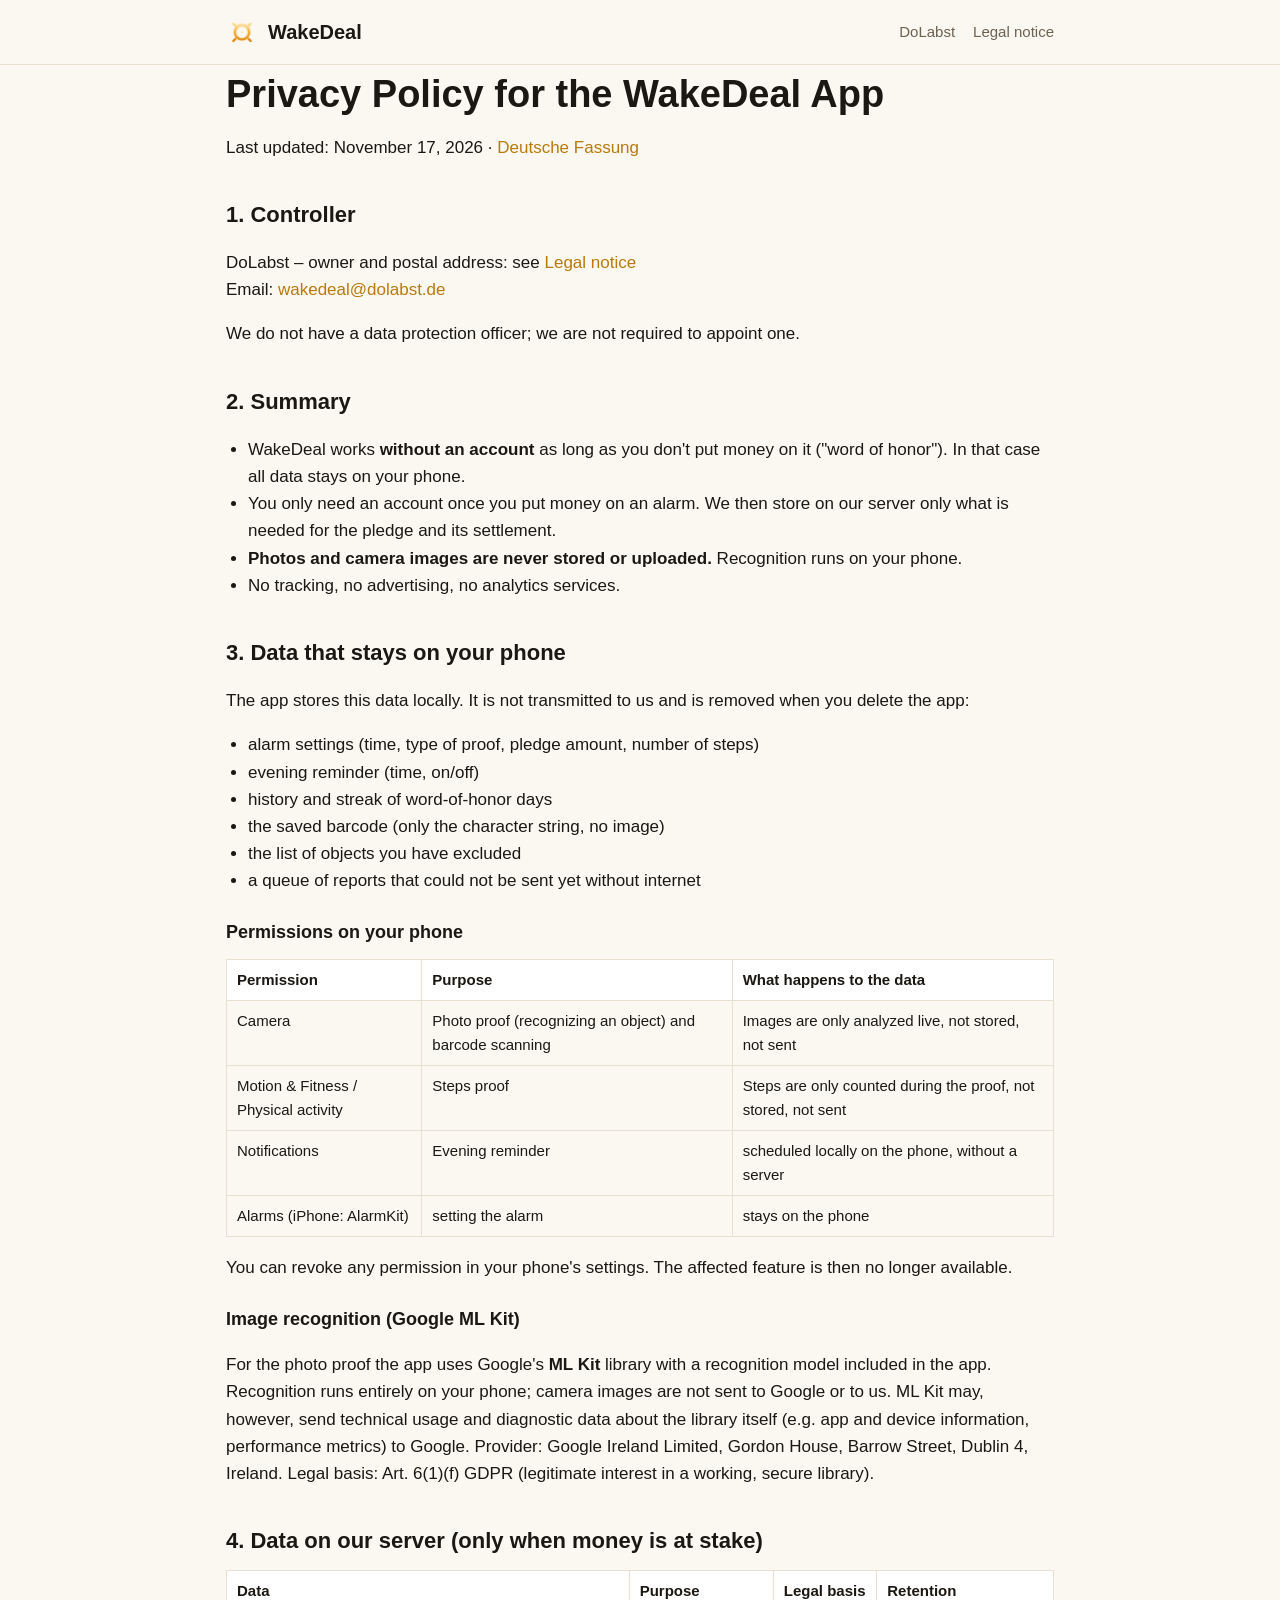
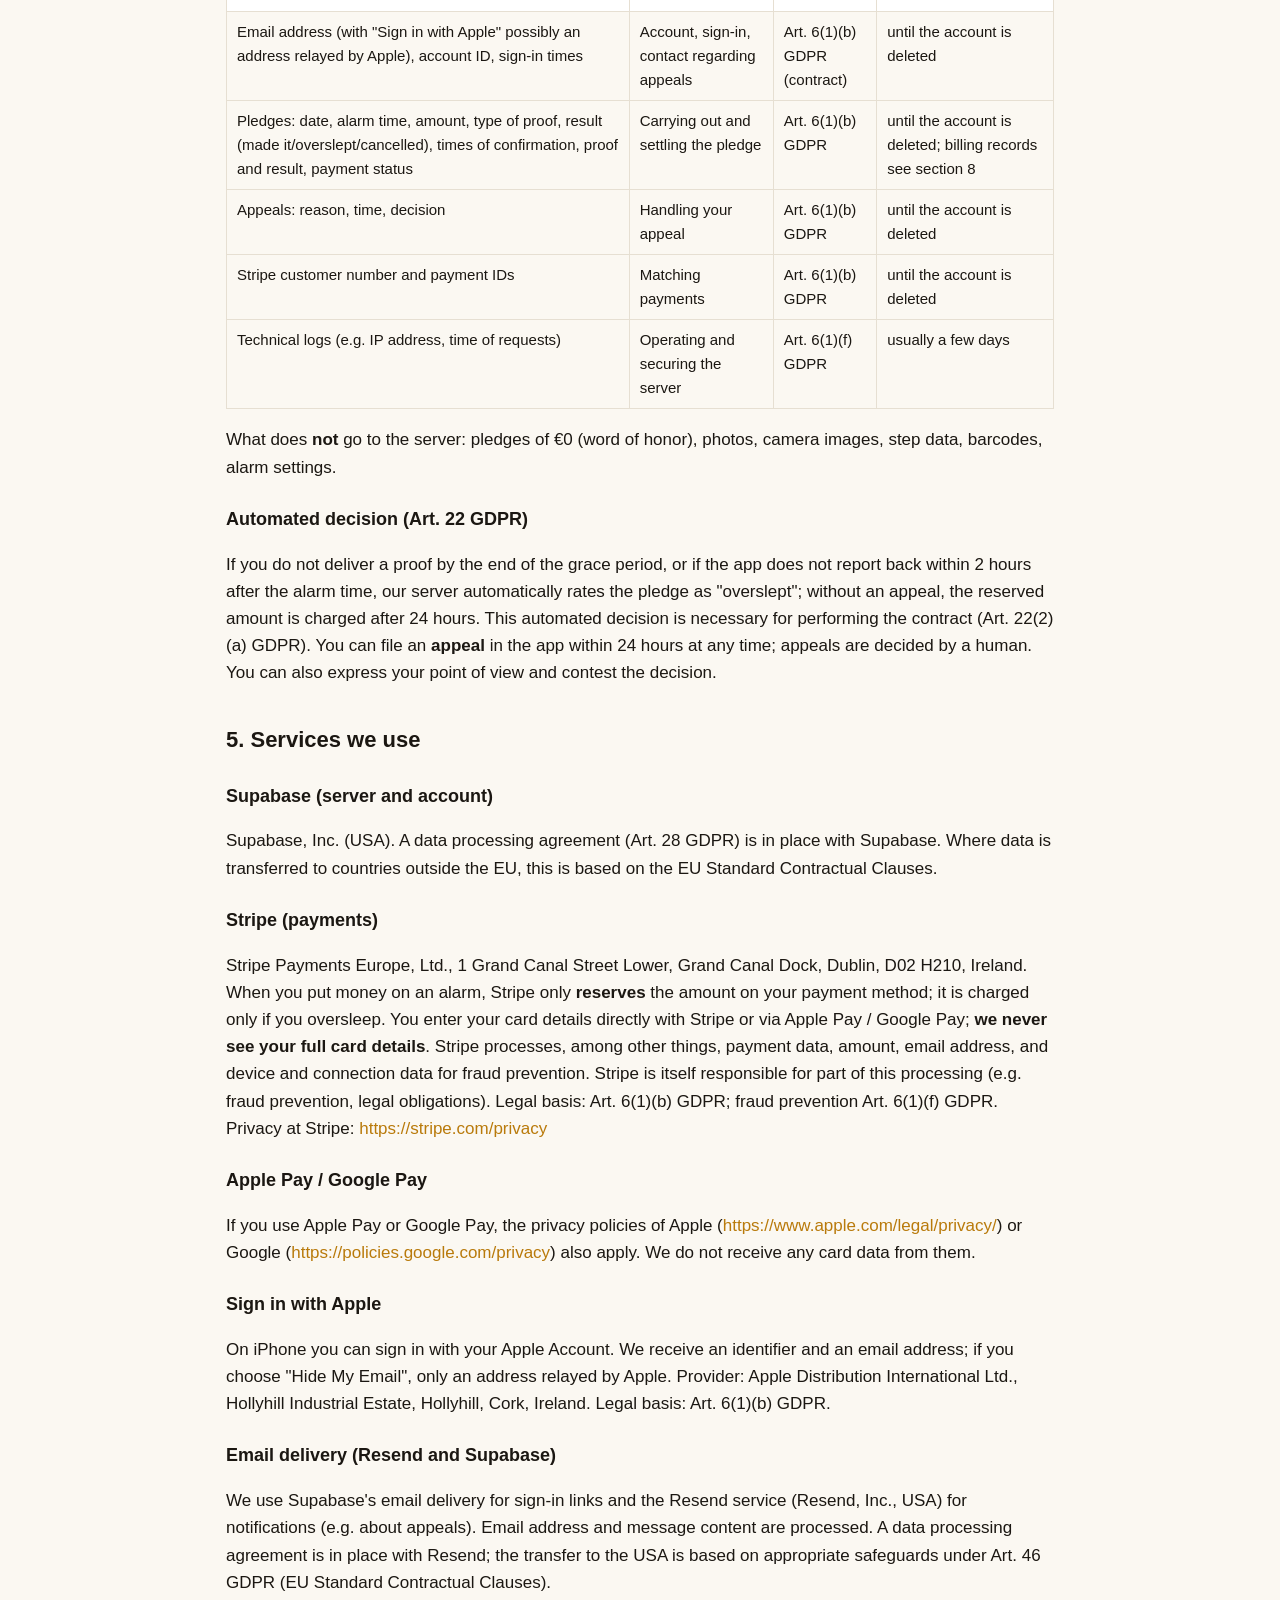
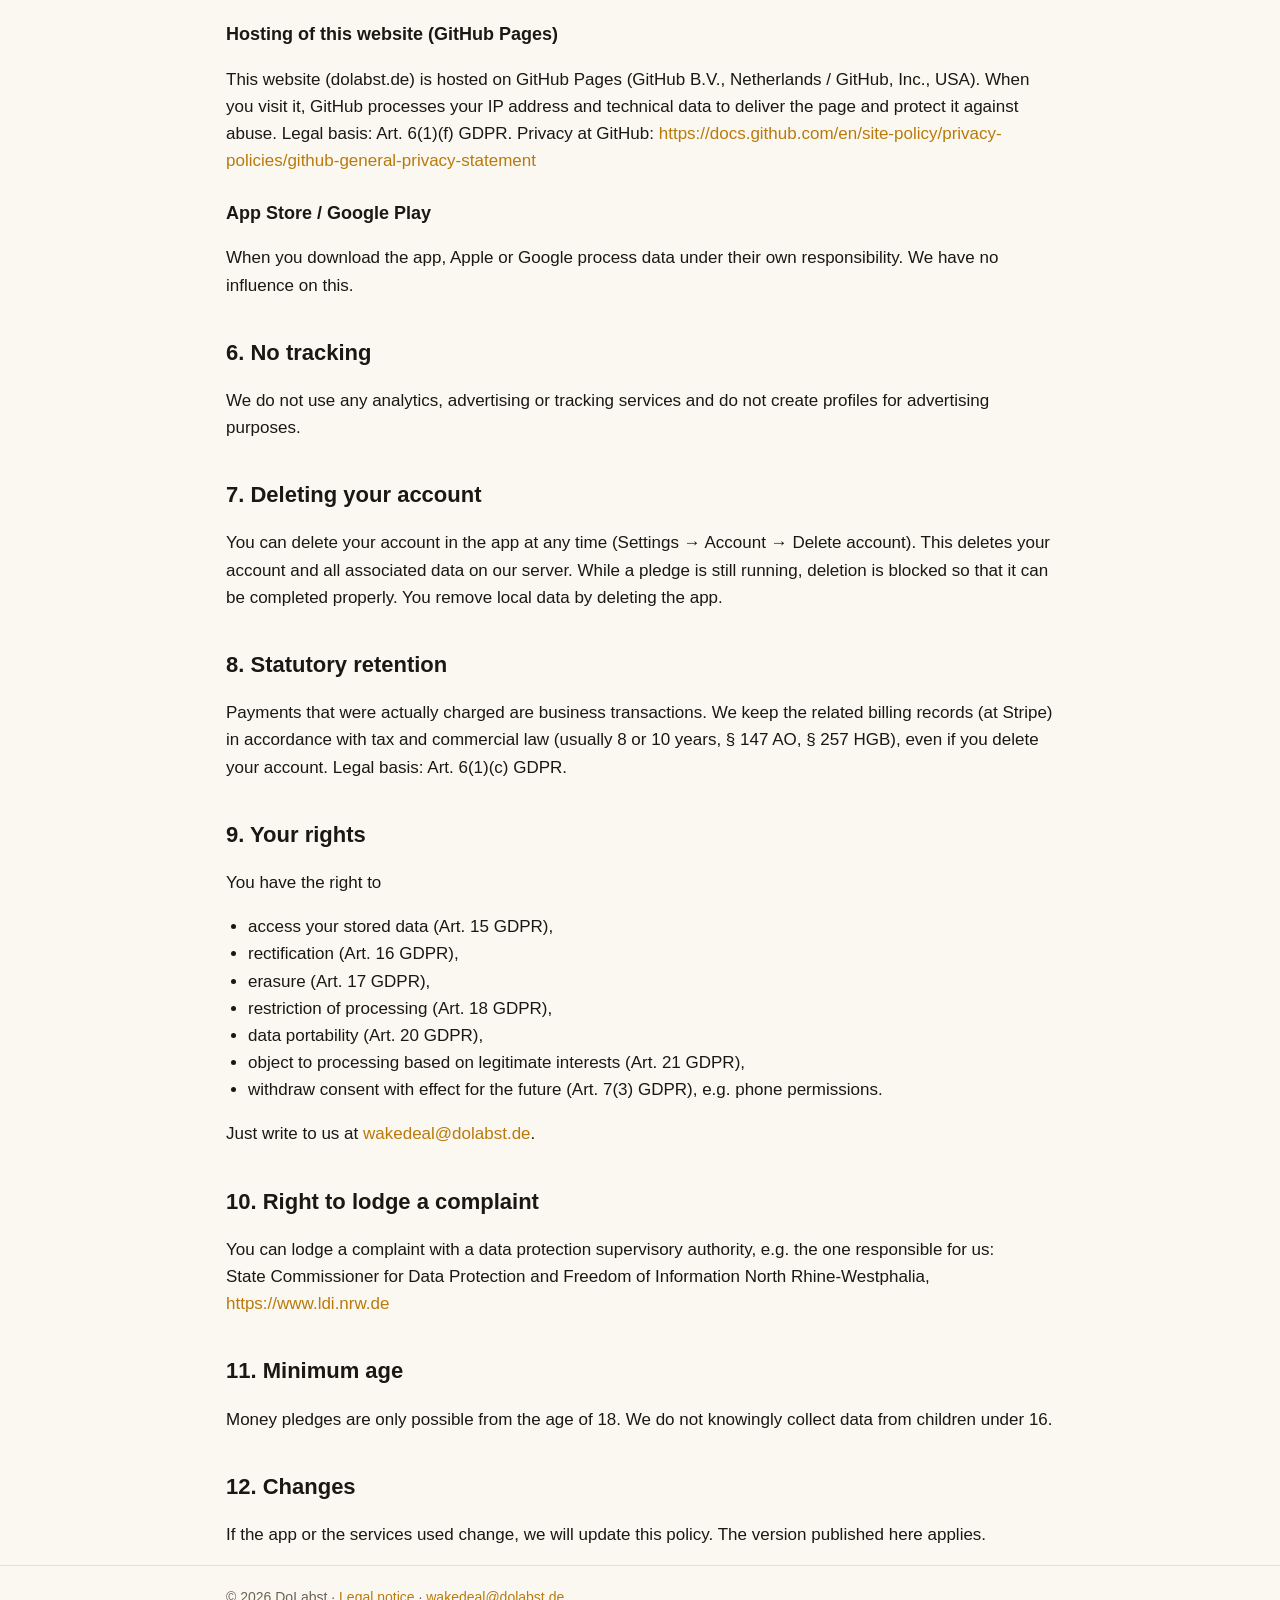
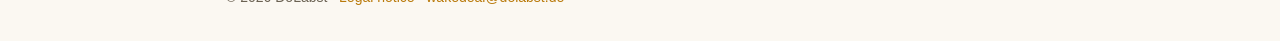
<file: wakedeal/privacy/index.html>
<!doctype html>
<html lang="en">
<head>
<meta charset="utf-8">
<meta name="viewport" content="width=device-width, initial-scale=1">
<title>Privacy Policy – WakeDeal</title>
<meta name="description" content="Privacy Policy – WakeDeal">
<meta name="color-scheme" content="dark light">
<style>:root{--grund:#0B0A09;--flaeche:#1A1714;--rand:#2E2922;--text:#F5EFE3;--leise:#B9AE9A;--akzent:#F2B33D;--akzent-text:#1A1206}
@media (prefers-color-scheme:light){:root{--grund:#FBF8F2;--flaeche:#FFFFFF;--rand:#E6DFD2;--text:#1B1712;--leise:#6B6253;--akzent:#B97A0B;--akzent-text:#FFFFFF}}
*{box-sizing:border-box}
html{-webkit-text-size-adjust:100%}
body{margin:0;background:var(--grund);color:var(--text);font:17px/1.6 -apple-system,BlinkMacSystemFont,"Segoe UI",Roboto,Helvetica,Arial,sans-serif}
a{color:var(--akzent);text-decoration:none}a:hover{text-decoration:underline}
.breite{max-width:860px;margin:0 auto;padding:0 16px}
.kopf{border-bottom:1px solid var(--rand)}
.kopf .breite{display:flex;align-items:center;justify-content:space-between;gap:16px;min-height:64px;flex-wrap:wrap}
.marke{display:flex;align-items:center;gap:10px;font-weight:700;font-size:20px;color:var(--text)}
.marke:hover{text-decoration:none}
.logo{display:inline-grid;place-items:center;width:32px;height:32px;border-radius:9px;background:var(--akzent);color:var(--akzent-text);font-weight:800}
nav{display:flex;gap:18px;font-size:15px}nav a{color:var(--leise)}
main{padding-top:24px;padding-bottom:48px}
.held{text-align:center;padding:48px 0 32px}
.held h1{font-size:clamp(40px,8vw,64px);line-height:1.05;letter-spacing:-.02em;margin:16px 0 12px}
.held .unter{color:var(--akzent);font-weight:600;font-size:clamp(19px,3.5vw,24px);margin:0}
.held .klein{color:var(--leise);margin-top:12px}
.symbol{filter:drop-shadow(0 0 40px rgba(242,179,61,.35))}
.karten,.schritte{display:grid;gap:14px;margin:8px 0 32px}
.karte{display:flex;gap:16px;align-items:center;background:var(--flaeche);border:1px solid var(--rand);border-radius:18px;padding:18px 20px;color:var(--text)}
a.karte:hover{text-decoration:none;border-color:var(--akzent)}
.karte.hervor{border-color:color-mix(in srgb,var(--akzent) 55%,var(--rand))}
.karte h2{margin:0 0 2px;font-size:20px}.karte p{margin:0;color:var(--leise)}
.nr{flex:none;display:grid;place-items:center;width:40px;height:40px;border-radius:50%;background:var(--akzent);color:var(--akzent-text);font-weight:800}
.links h2,.kontakt h2{font-size:20px;margin:28px 0 6px}
.text{overflow-wrap:anywhere}
.text h1{font-size:clamp(28px,6vw,38px);line-height:1.15;margin:8px 0 16px}
.text h2{font-size:22px;margin:36px 0 8px}.text h3{font-size:18px;margin:24px 0 6px}
.text ul{padding-left:22px}
.text hr{border:0;border-top:1px solid var(--rand);margin:40px 0}
.tabelle{overflow-x:auto;margin:12px 0}
table{border-collapse:collapse;width:100%;font-size:15px}
th,td{border:1px solid var(--rand);padding:8px 10px;text-align:left;vertical-align:top}
th{background:var(--flaeche)}
code{font-size:.92em;background:var(--flaeche);padding:1px 5px;border-radius:5px}
.fuss{border-top:1px solid var(--rand);color:var(--leise);font-size:14px;padding:20px 0 32px}
.app-symbol{border-radius:22%}
.kontakt.box{background:var(--flaeche);border:1px solid color-mix(in srgb,var(--akzent) 55%,var(--rand));border-radius:18px;padding:4px 20px 20px;margin:8px 0 24px;text-align:center}
.kontakt.box p{margin:6px 0;color:var(--leise)}
.knopf{display:inline-block;margin-top:8px;padding:10px 20px;border-radius:999px;background:var(--akzent);color:var(--akzent-text);font-weight:700;overflow-wrap:anywhere}.knopf:hover{text-decoration:none;opacity:.9}
</style>
</head>
<body>
<header class="kopf"><div class="breite"><a class="marke" href="/wakedeal/"><img src="/wakedeal/symbol.svg" alt="" width="32" height="32">WakeDeal</a><nav><a href="/">DoLabst</a><a href="/impressum/">Legal notice</a></nav></div></header>
<main class="breite">
<article class="text">
<h1>Privacy Policy for the WakeDeal App</h1>
<p>Last updated: November 17, 2026 · <a href="/wakedeal/datenschutz/">Deutsche Fassung</a></p>
<h2>1. Controller</h2>
<p>DoLabst – owner and postal address: see <a href="/impressum/">Legal notice</a><br>
Email: <a href="mailto:wakedeal@dolabst.de">wakedeal@dolabst.de</a></p>
<p>We do not have a data protection officer; we are not required to appoint one.</p>
<h2>2. Summary</h2>
<ul>
<li>WakeDeal works <strong>without an account</strong> as long as you don't put money on it ("word of honor"). In that case all data stays on your phone.</li>
<li>You only need an account once you put money on an alarm. We then store on our server only what is needed for the pledge and its settlement.</li>
<li><strong>Photos and camera images are never stored or uploaded.</strong> Recognition runs on your phone.</li>
<li>No tracking, no advertising, no analytics services.</li>
</ul>
<h2>3. Data that stays on your phone</h2>
<p>The app stores this data locally. It is not transmitted to us and is removed when you delete the app:</p>
<ul>
<li>alarm settings (time, type of proof, pledge amount, number of steps)</li>
<li>evening reminder (time, on/off)</li>
<li>history and streak of word-of-honor days</li>
<li>the saved barcode (only the character string, no image)</li>
<li>the list of objects you have excluded</li>
<li>a queue of reports that could not be sent yet without internet</li>
</ul>
<h3>Permissions on your phone</h3>
<div class="tabelle"><table>
<thead><tr><th>Permission</th><th>Purpose</th><th>What happens to the data</th></tr></thead>
<tbody>
<tr><td>Camera</td><td>Photo proof (recognizing an object) and barcode scanning</td><td>Images are only analyzed live, not stored, not sent</td></tr>
<tr><td>Motion &amp; Fitness / Physical activity</td><td>Steps proof</td><td>Steps are only counted during the proof, not stored, not sent</td></tr>
<tr><td>Notifications</td><td>Evening reminder</td><td>scheduled locally on the phone, without a server</td></tr>
<tr><td>Alarms (iPhone: AlarmKit)</td><td>setting the alarm</td><td>stays on the phone</td></tr>
</tbody></table></div>
<p>You can revoke any permission in your phone's settings. The affected feature is then no longer available.</p>
<h3>Image recognition (Google ML Kit)</h3>
<p>For the photo proof the app uses Google's <strong>ML Kit</strong> library with a recognition model included in the app. Recognition runs entirely on your phone; camera images are not sent to Google or to us. ML Kit may, however, send technical usage and diagnostic data about the library itself (e.g. app and device information, performance metrics) to Google. Provider: Google Ireland Limited, Gordon House, Barrow Street, Dublin 4, Ireland. Legal basis: Art. 6(1)(f) GDPR (legitimate interest in a working, secure library).</p>
<h2>4. Data on our server (only when money is at stake)</h2>
<div class="tabelle"><table>
<thead><tr><th>Data</th><th>Purpose</th><th>Legal basis</th><th>Retention</th></tr></thead>
<tbody>
<tr><td>Email address (with "Sign in with Apple" possibly an address relayed by Apple), account ID, sign-in times</td><td>Account, sign-in, contact regarding appeals</td><td>Art. 6(1)(b) GDPR (contract)</td><td>until the account is deleted</td></tr>
<tr><td>Pledges: date, alarm time, amount, type of proof, result (made it/overslept/cancelled), times of confirmation, proof and result, payment status</td><td>Carrying out and settling the pledge</td><td>Art. 6(1)(b) GDPR</td><td>until the account is deleted; billing records see section 8</td></tr>
<tr><td>Appeals: reason, time, decision</td><td>Handling your appeal</td><td>Art. 6(1)(b) GDPR</td><td>until the account is deleted</td></tr>
<tr><td>Stripe customer number and payment IDs</td><td>Matching payments</td><td>Art. 6(1)(b) GDPR</td><td>until the account is deleted</td></tr>
<tr><td>Technical logs (e.g. IP address, time of requests)</td><td>Operating and securing the server</td><td>Art. 6(1)(f) GDPR</td><td>usually a few days</td></tr>
</tbody></table></div>
<p>What does <strong>not</strong> go to the server: pledges of €0 (word of honor), photos, camera images, step data, barcodes, alarm settings.</p>
<h3>Automated decision (Art. 22 GDPR)</h3>
<p>If you do not deliver a proof by the end of the grace period, or if the app does not report back within 2 hours after the alarm time, our server automatically rates the pledge as "overslept"; without an appeal, the reserved amount is charged after 24 hours. This automated decision is necessary for performing the contract (Art. 22(2)(a) GDPR). You can file an <strong>appeal</strong> in the app within 24 hours at any time; appeals are decided by a human. You can also express your point of view and contest the decision.</p>
<h2>5. Services we use</h2>
<h3>Supabase (server and account)</h3>
<p>Supabase, Inc. (USA). A data processing agreement (Art. 28 GDPR) is in place with Supabase. Where data is transferred to countries outside the EU, this is based on the EU Standard Contractual Clauses.</p>
<h3>Stripe (payments)</h3>
<p>Stripe Payments Europe, Ltd., 1 Grand Canal Street Lower, Grand Canal Dock, Dublin, D02 H210, Ireland. When you put money on an alarm, Stripe only <strong>reserves</strong> the amount on your payment method; it is charged only if you oversleep. You enter your card details directly with Stripe or via Apple Pay / Google Pay; <strong>we never see your full card details</strong>. Stripe processes, among other things, payment data, amount, email address, and device and connection data for fraud prevention. Stripe is itself responsible for part of this processing (e.g. fraud prevention, legal obligations). Legal basis: Art. 6(1)(b) GDPR; fraud prevention Art. 6(1)(f) GDPR. Privacy at Stripe: <a href="https://stripe.com/privacy">https://stripe.com/privacy</a></p>
<h3>Apple Pay / Google Pay</h3>
<p>If you use Apple Pay or Google Pay, the privacy policies of Apple (<a href="https://www.apple.com/legal/privacy/">https://www.apple.com/legal/privacy/</a>) or Google (<a href="https://policies.google.com/privacy">https://policies.google.com/privacy</a>) also apply. We do not receive any card data from them.</p>
<h3>Sign in with Apple</h3>
<p>On iPhone you can sign in with your Apple Account. We receive an identifier and an email address; if you choose "Hide My Email", only an address relayed by Apple. Provider: Apple Distribution International Ltd., Hollyhill Industrial Estate, Hollyhill, Cork, Ireland. Legal basis: Art. 6(1)(b) GDPR.</p>
<h3>Email delivery (Resend and Supabase)</h3>
<p>We use Supabase's email delivery for sign-in links and the Resend service (Resend, Inc., USA) for notifications (e.g. about appeals). Email address and message content are processed. A data processing agreement is in place with Resend; the transfer to the USA is based on appropriate safeguards under Art. 46 GDPR (EU Standard Contractual Clauses).</p>
<h3>Hosting of this website (GitHub Pages)</h3>
<p>This website (dolabst.de) is hosted on GitHub Pages (GitHub B.V., Netherlands / GitHub, Inc., USA). When you visit it, GitHub processes your IP address and technical data to deliver the page and protect it against abuse. Legal basis: Art. 6(1)(f) GDPR. Privacy at GitHub: <a href="https://docs.github.com/en/site-policy/privacy-policies/github-general-privacy-statement">https://docs.github.com/en/site-policy/privacy-policies/github-general-privacy-statement</a></p>
<h3>App Store / Google Play</h3>
<p>When you download the app, Apple or Google process data under their own responsibility. We have no influence on this.</p>
<h2>6. No tracking</h2>
<p>We do not use any analytics, advertising or tracking services and do not create profiles for advertising purposes.</p>
<h2>7. Deleting your account</h2>
<p>You can delete your account in the app at any time (Settings → Account → Delete account). This deletes your account and all associated data on our server. While a pledge is still running, deletion is blocked so that it can be completed properly. You remove local data by deleting the app.</p>
<h2>8. Statutory retention</h2>
<p>Payments that were actually charged are business transactions. We keep the related billing records (at Stripe) in accordance with tax and commercial law (usually 8 or 10 years, § 147 AO, § 257 HGB), even if you delete your account. Legal basis: Art. 6(1)(c) GDPR.</p>
<h2>9. Your rights</h2>
<p>You have the right to</p>
<ul>
<li>access your stored data (Art. 15 GDPR),</li>
<li>rectification (Art. 16 GDPR),</li>
<li>erasure (Art. 17 GDPR),</li>
<li>restriction of processing (Art. 18 GDPR),</li>
<li>data portability (Art. 20 GDPR),</li>
<li>object to processing based on legitimate interests (Art. 21 GDPR),</li>
<li>withdraw consent with effect for the future (Art. 7(3) GDPR), e.g. phone permissions.</li>
</ul>
<p>Just write to us at <a href="mailto:wakedeal@dolabst.de">wakedeal@dolabst.de</a>.</p>
<h2>10. Right to lodge a complaint</h2>
<p>You can lodge a complaint with a data protection supervisory authority, e.g. the one responsible for us:<br>
State Commissioner for Data Protection and Freedom of Information North Rhine-Westphalia, <a href="https://www.ldi.nrw.de">https://www.ldi.nrw.de</a></p>
<h2>11. Minimum age</h2>
<p>Money pledges are only possible from the age of 18. We do not knowingly collect data from children under 16.</p>
<h2>12. Changes</h2>
<p>If the app or the services used change, we will update this policy. The version published here applies.</p>
</article>
</main>
<footer class="fuss"><div class="breite">© 2026 DoLabst · <a href="/impressum/">Legal notice</a> · <a href="mailto:wakedeal@dolabst.de">wakedeal@dolabst.de</a></div></footer>
</body>
</html>
</file>
